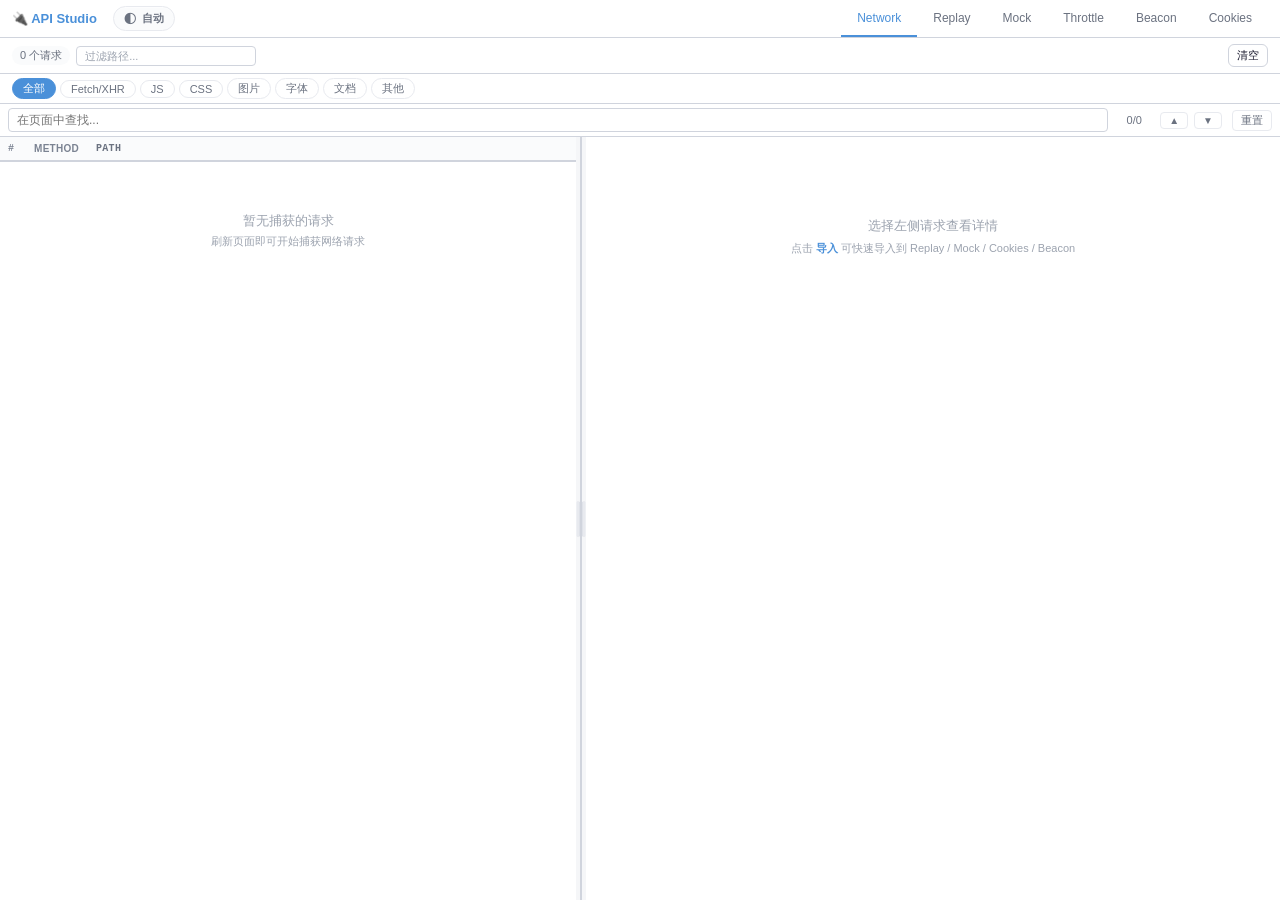
<file: devtools-panel.html>
<!DOCTYPE html>
<html lang="zh-CN">
<head>
<meta charset="UTF-8">
<meta name="viewport" content="width=device-width, initial-scale=1.0">
<title>API Studio 面板</title>
<link rel="stylesheet" href="devtools-panel.css">
</head>
<body>
<div id="app">
  <!-- Tab Bar -->
  <div class="tab-bar">
    <div class="tab-left">
      <span class="brand">🔌 API Studio</span>
      <button class="theme-toggle" id="themeToggleBtn" type="button" title="切换主题">
        <span class="theme-toggle-icon" id="themeToggleIcon">◐</span>
        <span class="theme-toggle-text" id="themeToggleText">自动</span>
      </button>
    </div>
    <div class="tab-nav">
      <button class="tab active" data-tab="network">Network</button>
      <button class="tab" data-tab="replay">Replay</button>
      <button class="tab" data-tab="mock">Mock <span class="tab-hit-badge" id="totalHitsCount"></span><span class="tab-status-dot" id="mockTabStatusDot" title="Mock 总开关已启用" data-i18n-title="status.mockOn"></span></button>
      <button class="tab" data-tab="throttle">Throttle <span class="tab-status-dot" id="throttleTabStatusDot" title="弱网预设已启用" data-i18n-title="status.throttleOn"></span></button>
      <button class="tab" data-tab="beacon">Beacon <span class="tab-hit-badge" id="beaconCountBadge"></span></button>
      <button class="tab" data-tab="cookies">Cookies</button>
    </div>
  </div>

  <!-- ============ Mock Tab ============ -->
  <div class="tab-content" id="tabMock">
    <div class="mock-toolbar">
      <div class="mock-toolbar-left">
        <label class="mock-checkbox" title="全选/取消全选" data-i18n-title="common.selectAll"><input type="checkbox" id="toggleAllCb"></label>
        <button class="batch-bar" id="batchDeleteBtn" data-i18n="mock.batchDelete">🗑 批量删除</button>
        <button class="btn btn-primary" id="mockAddBtn" data-i18n="mock.newRule">+ 新建规则</button>
        <div class="group-select-wrap">
          <button class="group-drop-btn" id="groupDropBtn" type="button">▼</button>
          <input class="group-input" id="groupInput" placeholder="搜索分组..." data-i18n-placeholder="mock.searchGroup" value="默认分组" autocomplete="off">
          <div class="group-dropdown" id="groupDropdown"></div>
        </div>
        <button class="btn btn-text btn-sm" id="addGroupBtn" data-i18n="mock.newGroup">+ 新建分组</button>
      </div>
      
      <div class="mock-toolbar-right">
        <div class="master-toggle" title="全局启用/禁用所有 Mock 规则" data-i18n-title="mock.masterTitle">
          <label class="toggle toggle-lg">
            <input type="checkbox" id="masterToggle" checked>
            <span class="toggle-slider"></span>
            <span class="toggle-text" id="masterToggleText">开启</span>
          </label>
        </div>
        <button class="btn btn-sm" id="clearHitsBtn" data-i18n="mock.clearHits">清空计数</button>
        <span class="mock-stats" id="mockStats">共 0 条规则，0 条启用</span>
      </div>
    </div>
    <div class="mock-list" id="mockList">
      <div class="empty-state" id="mockEmpty">
        <p data-i18n="mock.emptyTitle">📋 暂无规则</p>
        <p class="hint" data-i18n="mock.emptyHint">点击上方按钮或从 Network 标签页导入</p>
      </div>
    </div>
  </div>

  <!-- ============ Network Tab ============ -->
  <div class="tab-content active" id="tabNetwork">
    <div class="toolbar">
      <div class="toolbar-left">
        <span class="badge" id="countBadge">0 个请求</span>
        <input class="net-search" id="networkSearchInput" type="text" placeholder="过滤路径..." data-i18n-placeholder="network.filterPath" autocomplete="off">
      </div>
      <div class="toolbar-right">
        <button class="btn btn-sm" id="clearBtn" data-i18n="common.clear">清空</button>
      </div>
    </div>

    <div class="filter-bar" id="filterBar">
      <span class="filter-chip active" data-type="all" data-i18n="network.filterAll">全部</span>
      <span class="filter-chip" data-type="fetch">Fetch/XHR</span>
      <span class="filter-chip" data-type="js">JS</span>
      <span class="filter-chip" data-type="css">CSS</span>
      <span class="filter-chip" data-type="image" data-i18n="network.filterImage">图片</span>
      <span class="filter-chip" data-type="font" data-i18n="network.filterFont">字体</span>
      <span class="filter-chip" data-type="document" data-i18n="network.filterDocument">文档</span>
      <span class="filter-chip" data-type="other" data-i18n="network.filterOther">其他</span>
    </div>

    <div class="find-overlay" id="findOverlay">
      <input class="find-overlay-input" type="text" placeholder="在页面中查找..." data-i18n-placeholder="common.searchPage" autocomplete="off" spellcheck="false">
      <span class="find-overlay-count" id="findOverlayCount">0/0</span>
      <button class="find-overlay-btn" id="findOverlayPrev" title="上一个" data-i18n-title="common.prev">▲</button>
      <button class="find-overlay-btn" id="findOverlayNext" title="下一个" data-i18n-title="common.next">▼</button>
      <button class="find-overlay-btn find-overlay-close" id="findOverlayClose" title="重置" data-i18n-title="common.reset" data-i18n="common.reset">重置</button>
    </div>

	    <div class="layout">
	      <!-- Request list -->
	      <div class="list-panel">
        <div class="table-scroll">
          <table class="req-table">
            <thead>
              <tr>
                <th class="col-id">#</th>
                <th class="col-method">Method</th>
                <th class="col-url">Path</th>
                <th class="col-action"></th>
              </tr>
            </thead>
            <tbody id="requestBody"></tbody>
          </table>
          <div class="empty-state" id="emptyState">
            <p data-i18n="network.emptyTitle">暂无捕获的请求</p>
            <p class="hint" data-i18n="network.emptyHint">刷新页面即可开始捕获网络请求</p>
          </div>
	        </div>
	      </div>
      <div class="panel-divider" id="panelDivider" role="separator" aria-orientation="vertical" title="拖动调整左右面板宽度" data-i18n-title="network.resizeHint"></div>
	
	      <!-- Detail panel -->
	      <div class="detail-panel">
        <div class="detail-empty" id="detailEmpty">
          <p data-i18n="network.selectRequest">选择左侧请求查看详情</p>
          <p class="hint" data-i18n="network.importHint">点击 <span class="imp-btn-sample">导入</span> 可快速导入到 Replay / Mock / Cookies / Beacon</p>
        </div>
        <div class="detail-content" id="detailContent" style="display:none">
          <div class="detail-header">
            <h3 data-i18n="network.detailTitle">请求详情</h3>
            <div class="detail-header-actions">
              <button class="btn btn-secondary btn-import-target" id="importBeaconBtn" data-i18n="beacon.import">导入 Beacon</button>
              <button class="btn btn-secondary btn-import-target" id="importReplayBtn" data-i18n="replay.import">导入 Replay</button>
              <button class="btn btn-secondary btn-import-target" id="importMockBtn" data-i18n="mock.import">导入 Mock</button>
              <button class="btn btn-secondary btn-import-target" id="importCookiesBtn" data-i18n="cookies.import">导入 Cookies</button>
            </div>
          </div>
          <div class="detail-section">
            <div class="detail-row detail-row-url">
              <span class="label" data-i18n="common.url">URL</span>
              <div class="value url-detail-block">
                <div class="url-detail-line mono" id="detailUrlOrigin"></div>
                <div class="url-detail-line mono" id="detailUrlPath"></div>
                <div class="url-detail-line mono url-detail-query" id="detailUrlQuery" title=""></div>
                <span id="detailUrlFull" style="display:none"></span>
              </div>
              <button class="btn btn-sm btn-secondary url-copy-btn" id="copyDetailUrlBtn" data-i18n="common.copy">复制</button>
            </div>
            <div class="detail-row"><span class="label" data-i18n="common.method">Method</span><span class="value" id="detailMethod"></span></div>
            <div class="detail-row"><span class="label" data-i18n="common.time">Time</span><span class="value" id="detailTime"></span></div>
            <div class="detail-row"><span class="label" data-i18n="common.status">Status</span><span class="value" id="detailStatus"></span></div>
            <div class="detail-row"><span class="label" data-i18n="common.contentType">Content-Type</span><span class="value" id="detailContentType"></span></div>
          </div>
          <div class="detail-section detail-collapsible">
            <button class="detail-section-toggle" type="button" data-detail-toggle aria-expanded="true">
              <span class="section-title" data-i18n="network.reqHeaders">请求 Headers</span>
              <span class="detail-section-caret">▾</span>
            </button>
            <div class="detail-section-body">
              <pre class="code-block detail-resizable" id="detailReqHeaders"></pre>
            </div>
          </div>
          <div class="detail-section detail-collapsible">
            <button class="detail-section-toggle" type="button" data-detail-toggle aria-expanded="true">
              <span class="section-title" data-i18n="network.reqBody">请求体</span>
              <span class="detail-section-caret">▾</span>
            </button>
            <div class="detail-section-body">
              <div class="code-block request-body-panel detail-resizable" id="detailReqBody">无</div>
            </div>
          </div>
          <div class="detail-section detail-collapsible">
            <button class="detail-section-toggle" type="button" data-detail-toggle aria-expanded="true">
              <span class="section-title" data-i18n="network.resHeaders">响应 Headers</span>
              <span class="detail-section-caret">▾</span>
            </button>
            <div class="detail-section-body">
              <pre class="code-block detail-resizable" id="detailResHeaders"></pre>
            </div>
          </div>
          <div class="detail-section detail-collapsible">
            <button class="detail-section-toggle" type="button" data-detail-toggle aria-expanded="true">
              <span class="section-title" data-i18n="network.resBody">响应体</span>
              <span class="detail-section-caret">▾</span>
            </button>
            <div class="detail-section-body">
              <div class="code-block response-body-panel detail-resizable" id="detailResBody" data-i18n="common.loading">加载中...</div>
            </div>
          </div>
        </div>
      </div>
    </div>
  </div>

  <!-- ============ Beacon Tab ============ -->
  <div class="tab-content" id="tabBeacon">
    <div class="config-shell beacon-shell">
      <div class="config-toolbar">
        <div class="config-toolbar-left beacon-toolbar-left">
          <input class="form-input beacon-input-lg" id="beaconPathInput" type="text" placeholder="监控路径关键字，例如 /track 或 /report" data-i18n-placeholder="beacon.pathPlaceholder">
          <button class="btn btn-sm beacon-condition-toggle" id="toggleBeaconConditionsBtn" type="button" data-i18n="beacon.editConditions">编辑条件</button>
          <div class="beacon-condition-summary" id="beaconConditionSummary" data-i18n="beacon.noConditions">未设置关注条件</div>
          <div class="beacon-conditions collapsed" id="beaconConditions"></div>
          <button class="btn btn-sm beacon-add-condition" id="addBeaconConditionBtn" type="button" data-i18n="beacon.addCondition">+ 添加条件</button>
        </div>
        <div class="config-toolbar-right">
          <label class="toggle beacon-toggle" title="开启后会持续根据当前条件筛选命中的请求" data-i18n-title="beacon.toggleTitle">
            <input type="checkbox" id="beaconEnabled" checked>
            <span class="toggle-slider"></span>
          </label>
          <button class="btn btn-sm" id="clearBeaconBtn" data-i18n="beacon.clearHits">清空命中</button>
        </div>
      </div>
      <div class="config-layout beacon-layout">
        <aside class="config-list-panel">
          <div class="config-list" id="beaconList">
            <div class="empty-state" id="beaconEmpty">
              <p data-i18n="beacon.emptyTitle">暂无命中的埋点请求</p>
              <p class="hint" data-i18n="beacon.emptyHint">输入路径关键字后，会持续筛选当前捕获到的请求</p>
            </div>
          </div>
        </aside>
        <section class="config-detail-panel beacon-detail-panel">
          <div class="detail-empty" id="beaconDetailEmpty">
            <p data-i18n="beacon.selectHit">选择左侧命中项查看详情</p>
            <p class="hint" data-i18n="beacon.selectHint">适合盯某一路径的上报请求，再检查其中字段是否包含目标值</p>
          </div>
          <div class="detail-content" id="beaconDetailContent" style="display:none">
            <div class="detail-header">
              <h3 data-i18n="beacon.detailTitle">埋点详情</h3>
              <div class="detail-header-actions">
                <button class="btn btn-secondary btn-sm" id="copyBeaconUrlBtn" data-i18n="beacon.copyUrl">复制 URL</button>
                <button class="btn btn-secondary btn-sm" id="copyBeaconPayloadBtn" data-i18n="beacon.copyPayload">复制上报数据</button>
              </div>
            </div>
            <div class="detail-section">
              <div class="detail-row"><span class="label" data-i18n="common.path">Path</span><span class="value mono" id="beaconDetailPath"></span></div>
              <div class="detail-row"><span class="label" data-i18n="common.method">Method</span><span class="value" id="beaconDetailMethod"></span></div>
              <div class="detail-row"><span class="label" data-i18n="common.time">Time</span><span class="value" id="beaconDetailTime"></span></div>
              <div class="detail-row"><span class="label" data-i18n="beacon.fieldHit">字段命中</span><span class="value" id="beaconDetailField"></span></div>
            </div>
            <div class="detail-section">
              <div class="section-title" data-i18n="beacon.fieldValues">关注字段值</div>
              <pre class="code-block" id="beaconDetailFieldValues">无</pre>
            </div>
            <div class="detail-section">
              <div class="section-title" data-i18n="beacon.parsedPayload">解析后的上报数据</div>
              <pre class="code-block beacon-payload-block" id="beaconDetailPayload">无</pre>
            </div>
          </div>
        </section>
      </div>
    </div>
  </div>

  <!-- ============ Throttle Tab ============ -->
  <div class="tab-content" id="tabThrottle">
    <div class="config-shell">
      <div class="config-toolbar">
        <div class="config-toolbar-left">
          <span class="badge" id="throttleStatusBadge" data-i18n="throttle.noActive">未启用弱网</span>
          <button class="btn btn-primary" id="addThrottleBtn" data-i18n="throttle.new">+ 新建预设</button>
        </div>
        <div class="config-toolbar-right">
          <button class="btn btn-sm" id="clearThrottleBtn" data-i18n="common.clear">清空</button>
        </div>
      </div>
      <div class="config-layout">
        <aside class="config-list-panel">
          <div class="config-list" id="throttleList">
            <div class="empty-state" id="throttleEmpty">
              <p data-i18n="throttle.emptyTitle">暂无弱网预设</p>
              <p class="hint" data-i18n="throttle.emptyHint">用于 Replay 重发时模拟延迟、抖动和限速</p>
            </div>
          </div>
        </aside>
        <section class="config-detail-panel">
          <div class="detail-empty" id="throttleDetailEmpty">
            <p data-i18n="throttle.selectTitle">选择左侧预设查看详情</p>
            <p class="hint" data-i18n="throttle.selectHint">启用后会影响 Replay 请求的发送和结果展示</p>
          </div>
          <div class="detail-content" id="throttleDetailContent" style="display:none">
            <div class="detail-header">
              <h3 data-i18n="throttle.configTitle">弱网配置</h3>
              <div class="detail-header-actions">
                <button class="btn btn-primary" id="applyThrottleBtn" data-i18n="throttle.apply">设为当前预设</button>
                <button class="btn btn-secondary" id="editThrottleBtn" data-i18n="common.edit">编辑</button>
                <button class="btn btn-danger" id="deleteThrottleBtn" data-i18n="common.delete">删除</button>
              </div>
            </div>
            <div class="detail-section">
              <div class="detail-row"><span class="label" data-i18n="throttle.name">名称</span><span class="value" id="throttleDetailName"></span></div>
              <div class="detail-row"><span class="label" data-i18n="throttle.latency">延迟</span><span class="value" id="throttleDetailLatency"></span></div>
              <div class="detail-row"><span class="label" data-i18n="throttle.jitter">抖动</span><span class="value" id="throttleDetailJitter"></span></div>
              <div class="detail-row"><span class="label" data-i18n="throttle.down">下行</span><span class="value" id="throttleDetailDown"></span></div>
              <div class="detail-row"><span class="label" data-i18n="throttle.up">上行</span><span class="value" id="throttleDetailUp"></span></div>
              <div class="detail-row"><span class="label" data-i18n="throttle.scope">作用域</span><span class="value" id="throttleDetailScopes"></span></div>
              <div class="detail-row"><span class="label" data-i18n="throttle.status">状态</span><span class="value" id="throttleDetailStatus"></span></div>
            </div>
            <div class="detail-section">
              <div class="section-title" data-i18n="throttle.scopeSwitch">作用域开关</div>
              <div class="config-scope-box throttle-scope-inline">
                <div class="config-scope-toggle">
                  <span><strong>Replay</strong><em data-i18n="throttle.replayScopeHint">仅影响 Replay 页面的重发请求</em></span>
                  <label class="toggle"><input type="checkbox" id="throttleScopeReplay"><span class="toggle-slider"></span></label>
                </div>
                <div class="config-scope-toggle">
                  <span><strong data-i18n="throttle.pageScope">页面全局</strong><em data-i18n="throttle.pageScopeHint">仅影响当前页面的 fetch / XHR 接口</em></span>
                  <label class="toggle"><input type="checkbox" id="throttleScopePage"><span class="toggle-slider"></span></label>
                </div>
              </div>
            </div>
            <div class="detail-section">
              <div class="section-title" data-i18n="throttle.description">说明</div>
              <pre class="code-block" id="throttleDetailPreview"></pre>
            </div>
          </div>
        </section>
      </div>
    </div>
  </div>

  <!-- ============ Cookies Tab ============ -->
  <div class="tab-content" id="tabCookies">
    <div class="cookies-layout">
      <aside class="cookies-list-panel">
        <div class="cookies-toolbar">
          <span class="badge" id="cookiesCountBadge">0 组 Cookies</span>
          <button class="btn btn-sm" id="clearCookiesBtn" data-i18n="common.clear">清空</button>
        </div>
        <div class="cookies-list" id="cookiesList">
          <div class="empty-state" id="cookiesEmpty">
            <p data-i18n="cookies.emptyTitle">暂无 Cookies</p>
            <p class="hint" data-i18n="cookies.emptyHint">从 Network 请求详情导入后会显示在这里</p>
          </div>
        </div>
      </aside>
      <div class="cookies-detail-panel">
        <div class="detail-empty" id="cookiesDetailEmpty">
          <p data-i18n="cookies.selectTitle">选择左侧 Cookies 查看详情</p>
          <p class="hint" data-i18n="cookies.selectHint">可以单独复制请求 Cookies 或 Set-Cookie</p>
        </div>
        <div class="detail-content" id="cookiesDetailContent" style="display:none">
          <div class="detail-header">
            <h3 data-i18n="cookies.detailTitle">Cookies 详情</h3>
            <div class="detail-header-actions">
              <button class="btn btn-secondary btn-sm" id="copyCookiesHeaderBtn" data-i18n="cookies.copyCookies">复制 Cookies</button>
              <button class="btn btn-secondary btn-sm" id="copyCookiesSetBtn" data-i18n="cookies.copySetCookie">复制 Set-Cookie</button>
              <button class="btn btn-secondary btn-sm" id="deleteCookiesEntryBtn" data-i18n="common.delete">删除</button>
            </div>
          </div>
          <div class="detail-section">
            <div class="detail-row"><span class="label" data-i18n="common.path">Path</span><span class="value mono" id="cookiesDetailPath"></span></div>
            <div class="detail-row"><span class="label" data-i18n="common.method">Method</span><span class="value" id="cookiesDetailMethod"></span></div>
            <div class="detail-row"><span class="label" data-i18n="common.time">Time</span><span class="value" id="cookiesDetailTime"></span></div>
          </div>
          <div class="detail-section">
            <div class="section-title" data-i18n="cookies.reqCookies">请求 Cookies</div>
            <pre class="code-block" id="cookiesDetailReq" data-i18n="common.empty">无</pre>
          </div>
          <div class="detail-section">
            <div class="section-title">Set-Cookie</div>
            <pre class="code-block" id="cookiesDetailSet" data-i18n="common.empty">无</pre>
          </div>
        </div>
      </div>
    </div>
  </div>

  <!-- ============ Replay Tab ============ -->
  <div class="tab-content" id="tabReplay">
    <div class="replay-tab-shell">
      <div class="replay-tab-empty" id="replayEmpty">
        <p data-i18n="replay.emptyTitle">从 Network 里选择一个请求开始调试</p>
        <p class="hint" data-i18n="replay.emptyHint">点击请求详情右上角的“导入 Replay”即可带入</p>
      </div>
      <div class="replay-tab-content" id="replayContent" style="display:none">
        <div class="replay-workspace">
          <aside class="replay-history-panel">
            <div class="replay-history-header">
              <label class="mock-checkbox replay-history-checkall" title="全选/取消全选" data-i18n-title="common.selectAll">
                <input type="checkbox" id="replayHistoryToggleAll">
              </label>
              <div class="group-select-wrap replay-group-select-wrap">
                <button class="group-drop-btn" id="replayGroupDropBtn" type="button">▼</button>
                <input class="group-input" id="replayGroupInput" placeholder="搜索分组..." data-i18n-placeholder="replay.searchGroup" value="默认分组" autocomplete="off">
                <div class="group-dropdown" id="replayGroupDropdown"></div>
              </div>
              <button class="btn btn-text btn-sm" id="addReplayGroupBtn" type="button" data-i18n="replay.newGroup">+ 新建分组</button>
              <button class="btn btn-secondary btn-sm replay-history-batch-btn" id="replayBatchDeleteBtn" data-i18n="replay.deleteSelected">删除选中</button>
            </div>
            <input class="replay-history-search" id="replayHistorySearchInput" type="text" placeholder="按保存名称快速检索..." data-i18n-placeholder="replay.searchSaved" autocomplete="off">
            <div class="replay-history-list" id="replayHistoryList">
              <div class="replay-history-empty" data-i18n="replay.noSaved">还没有保存的请求</div>
            </div>
          </aside>
          <div class="replay-panel-divider" id="replayPanelDivider" role="separator" aria-orientation="vertical" title="拖动调整左右区域宽度" data-i18n-title="replay.resizeHint"></div>
          <div class="replay-main-panel">
            <div class="replay-main-sticky">
              <div class="find-overlay replay-find-overlay" id="replayFindOverlay">
                <input class="find-overlay-input" id="replayFindInput" type="text" placeholder="在页面中查找..." data-i18n-placeholder="common.searchPage" autocomplete="off" spellcheck="false">
                <span class="find-overlay-count" id="replayFindCount">0/0</span>
                <button class="find-overlay-btn" id="replayFindPrev" title="上一个" data-i18n-title="common.prev">▲</button>
                <button class="find-overlay-btn" id="replayFindNext" title="下一个" data-i18n-title="common.next">▼</button>
                <button class="find-overlay-btn find-overlay-close" id="replayFindClose" title="重置" data-i18n-title="common.reset" data-i18n="common.reset">重置</button>
              </div>
            </div>
            <div class="replay-main-scroll">
              <div class="replay-editor-card">
                <div class="replay-grid">
                  <div class="replay-input-row">
                    <div class="replay-method-wrap">
                      <label class="form-label" for="replayMethod">Method</label>
                      <select class="form-select" id="replayMethod">
                        <option value="GET">GET</option>
                        <option value="POST">POST</option>
                        <option value="PUT">PUT</option>
                        <option value="DELETE">DELETE</option>
                        <option value="PATCH">PATCH</option>
                        <option value="HEAD">HEAD</option>
                        <option value="OPTIONS">OPTIONS</option>
                      </select>
                    </div>
                    <div class="replay-url-wrap">
                      <div class="replay-url-head">
                        <label class="form-label" for="replayUrl">URL</label>
                        <div class="replay-action-wrap">
                          <button class="btn btn-secondary" id="saveReplayBtn" data-i18n="replay.saveRequest">保存请求</button>
                          <button class="btn btn-primary" id="sendReplayBtn" data-i18n="replay.sendRequest">发送请求</button>
                        </div>
                      </div>
                      <input type="text" class="form-input" id="replayUrl" placeholder="http://localhost:8080/api/tasks">
                    </div>
                  </div>
                </div>
                <div class="form-row">
                  <label class="form-label" for="replayHeaders" data-i18n="replay.reqHeaders">请求 Headers</label>
                  <textarea class="form-textarea replay-textarea" id="replayHeaders" rows="6" placeholder="Content-Type: application/json&#10;Authorization: Bearer ..."></textarea>
                </div>
                <div class="form-row replay-body-row">
                  <div class="replay-body-head">
                    <label class="form-label" for="replayBody" data-i18n="replay.reqBody">请求体</label>
                    <div class="replay-body-actions">
                      <button class="btn btn-secondary btn-sm" id="formatReplayJsonBtn" data-i18n="replay.formatJson">格式化 JSON</button>
                      <button class="btn btn-secondary btn-sm" id="minifyReplayJsonBtn" data-i18n="replay.minifyJson">压缩 JSON</button>
                    </div>
                  </div>
                  <div class="replay-body-type-row">
                    <label class="form-label replay-body-type-label" for="replayBodyType" data-i18n="replay.bodyType">请求体类型</label>
                    <select class="form-select replay-body-type-select" id="replayBodyType">
                      <option value="raw">原始 / JSON</option>
                      <option value="urlencoded">表单 URL Encoded</option>
                      <option value="multipart">文件上传 FormData</option>
                    </select>
                    <span class="replay-body-type-tip" id="replayBodyTypeTip">适合 JSON、XML、纯文本等原始请求体。</span>
                  </div>
                  <textarea class="form-textarea replay-textarea replay-body-textarea replay-body-panel" id="replayBody" rows="8" placeholder='{"name":"demo"}' data-replay-body-panel="raw"></textarea>
                  <div class="replay-form-editor replay-body-panel" id="replayUrlEncodedEditor" data-replay-body-panel="urlencoded" hidden>
                    <div class="replay-form-editor-head">
                      <span data-i18n="replay.urlencodedHead">字段会按 application/x-www-form-urlencoded 发送</span>
                      <button class="btn btn-secondary btn-sm" id="addReplayUrlEncodedRowBtn" type="button" data-i18n="replay.addField">+ 添加字段</button>
                    </div>
                    <div class="replay-form-rows" id="replayUrlEncodedRows"></div>
                  </div>
                  <div class="replay-form-editor replay-body-panel" id="replayMultipartEditor" data-replay-body-panel="multipart" hidden>
                    <div class="replay-form-editor-head">
                      <span data-i18n="replay.multipartHead">字段会按 multipart/form-data 发送，文件需要选择本地文件</span>
                      <button class="btn btn-secondary btn-sm" id="addReplayMultipartRowBtn" type="button" data-i18n="replay.addField">+ 添加字段</button>
                    </div>
                    <div class="replay-form-rows" id="replayMultipartRows"></div>
                  </div>
                </div>
                <div class="detail-actions replay-actions">
                  <span class="replay-status" id="replayStatus"></span>
                </div>
              </div>
              <div class="replay-result-card">
                <div class="detail-section">
                  <div class="section-title" data-i18n="replay.responseResult">响应结果</div>
                  <div class="detail-row"><span class="label" data-i18n="common.status">Status</span><span class="value" id="replayResultStatus">-</span></div>
                  <div class="detail-row"><span class="label" data-i18n="common.time">Time</span><span class="value" id="replayResultTime">-</span></div>
                  <div class="detail-row"><span class="label" data-i18n="common.contentType">Content-Type</span><span class="value" id="replayResultContentType">-</span></div>
                </div>
                <div class="detail-section">
                  <div class="section-title" data-i18n="replay.responseHeaders">响应 Headers</div>
                  <pre class="code-block" id="replayResultHeaders" data-i18n="common.notSent">(尚未发送)</pre>
                </div>
                <div class="detail-section">
                  <div class="section-title" data-i18n="replay.responseBody">响应体</div>
                  <pre class="code-block replay-response-body" id="replayResultBody" data-i18n="common.notSent">(尚未发送)</pre>
                </div>
              </div>
            </div>
          </div>
        </div>
      </div>
    </div>
  </div>

  <!-- Context Menu -->
  <div id="contextMenu">
    <div class="ctx-item"><span class="ctx-icon">✦</span> <span data-i18n="mock.importTo">导入到 Mock</span></div>
  </div>

  <!-- Toast -->
  <div class="toast" id="toast"></div>
  <div class="time-tooltip" id="timeTooltip" style="display:none"></div>
  <div class="import-menu floating" id="floatingImportMenu" style="display:none">
    <button class="import-menu-item" data-import-target="replay" data-i18n="replay.import">导入 Replay</button>
    <button class="import-menu-item" data-import-target="mock" data-i18n="mock.import">导入 Mock</button>
    <button class="import-menu-item" data-import-target="cookies" data-i18n="cookies.import">导入 Cookies</button>
    <button class="import-menu-item" data-import-target="beacon" data-i18n="beacon.import">导入 Beacon</button>
  </div>

  <div class="modal-overlay" id="configModalOverlay">
    <div class="modal config-modal">
      <div class="modal-header">
        <h3 id="configModalTitle" data-i18n="config.new">新建配置</h3>
        <button class="btn-icon" id="configModalCloseBtn">✕</button>
      </div>
      <div class="modal-body" id="configModalBody"></div>
      <div class="modal-footer">
        <button class="btn btn-secondary" id="configModalCancelBtn" data-i18n="common.cancel">取消</button>
        <button class="btn btn-primary" id="configModalSaveBtn" data-i18n="common.save">保存</button>
      </div>
    </div>
  </div>

  <!-- Modal (shared) -->
  <div class="modal-overlay" id="modalOverlay">
    <div class="modal">
      <div class="modal-header">
        <h2 id="modalTitle" data-i18n="mock.modalNew">新建规则</h2>
        <button class="modal-close" id="modalCloseBtn">✕</button>
      </div>
      <div class="modal-body">
        <div class="form-row">
          <label class="form-label" data-i18n="mock.ruleName">规则名称</label>
          <input type="text" class="form-input" id="ruleName" placeholder="例如：用户信息接口" data-i18n-placeholder="mock.ruleNamePlaceholder">
        </div>
        <div class="form-row">
          <label class="form-label" data-i18n="mock.urlPath">URL 路径</label>
          <input type="text" class="form-input" id="urlPattern" placeholder="/api/user/info">
        </div>
        <div class="form-row">
          <label class="form-label" data-i18n="mock.responseBody">响应体</label>
          <textarea class="form-textarea" id="responseBody" rows="14" placeholder='{"data": "mock数据"}'></textarea>
          <div class="textarea-actions">
            <div class="find-bar">
              <input type="text" class="find-input" id="findInput" placeholder="搜索..." data-i18n-placeholder="common.search">
              <span class="find-result" id="findResult"></span>
              <button class="find-btn" id="findPrevBtn" title="上一个" data-i18n-title="common.prev">▲</button>
              <button class="find-btn" id="findNextBtn" title="下一个" data-i18n-title="common.next">▼</button>
            </div>
            <button class="btn btn-text" id="formatJsonBtn" data-i18n="replay.formatJson">格式化 JSON</button>
          </div>
        </div>
      </div>
      <div class="modal-footer">
        <button class="btn btn-secondary" id="cancelModalBtn" data-i18n="common.cancel">取消</button>
        <button class="btn btn-danger" id="deleteRuleBtn" style="display:none" data-i18n="common.delete">删除</button>
        <button class="btn btn-primary" id="saveRuleBtn" data-i18n="common.save">保存</button>
      </div>
    </div>
  </div>
</div>

<script src="compat.js"></script>
<script src="devtools-panel.js"></script>
</body>
</html>
</file>
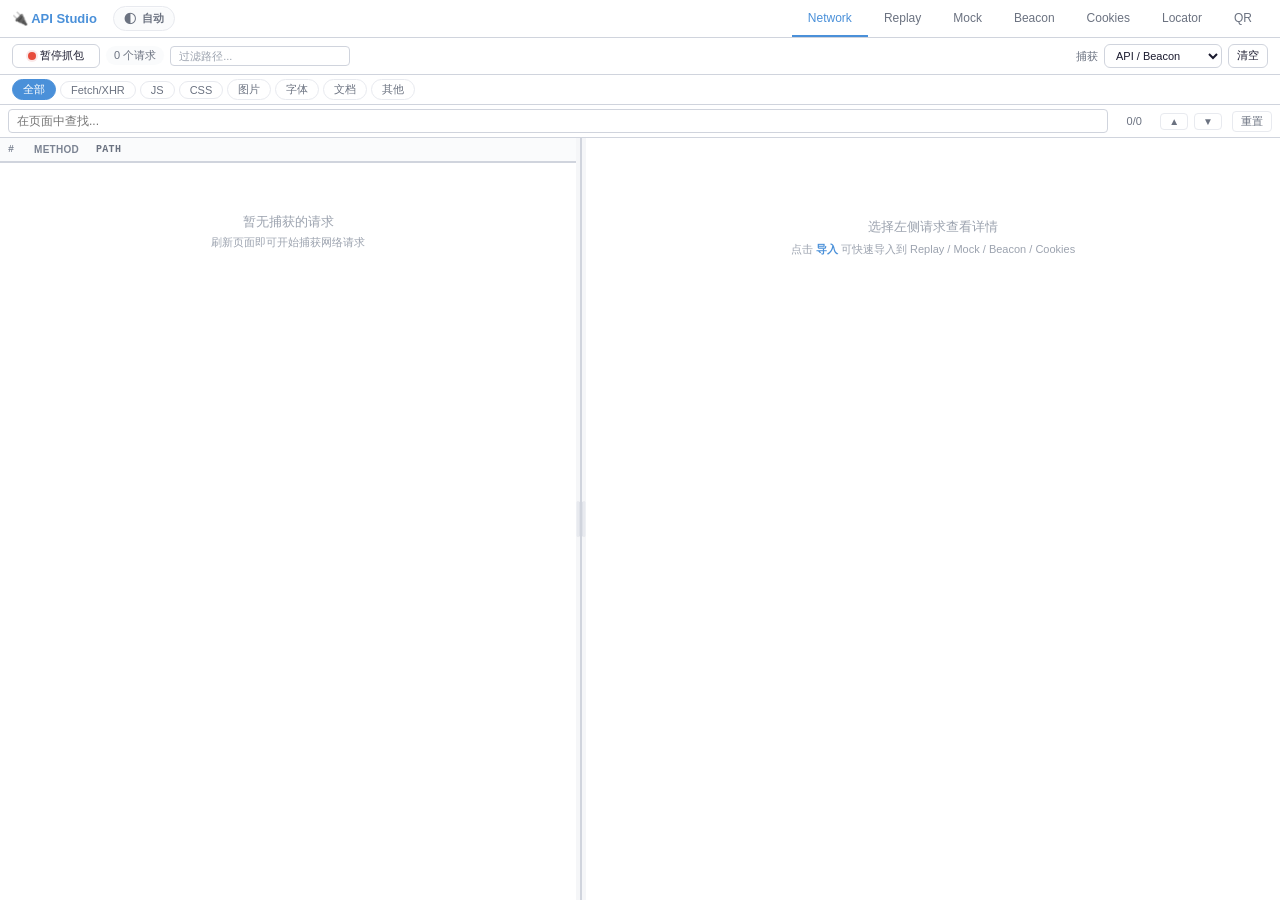
<file: src/shared/devtools-panel.html>
<!DOCTYPE html>
<html lang="zh-CN">
<head>
<meta charset="UTF-8">
<meta name="viewport" content="width=device-width, initial-scale=1.0">
<title>API Studio 面板</title>
<link rel="stylesheet" href="devtools-panel.css">
</head>
<body>
<div id="app">
  <!-- Tab Bar -->
  <div class="tab-bar">
    <div class="tab-left">
      <span class="brand">🔌 API Studio</span>
      <button class="theme-toggle" id="themeToggleBtn" type="button" title="切换主题">
        <span class="theme-toggle-icon" id="themeToggleIcon">◐</span>
        <span class="theme-toggle-text" id="themeToggleText">自动</span>
      </button>
    </div>
    <div class="tab-nav">
      <button class="tab active" data-tab="network">Network</button>
      <button class="tab" data-tab="replay">Replay</button>
      <button class="tab" data-tab="mock">Mock <span class="tab-hit-badge" id="totalHitsCount"></span><span class="tab-status-dot" id="mockTabStatusDot" title="Mock 总开关已启用" data-i18n-title="status.mockOn"></span></button>
      <button class="tab" data-tab="beacon">Beacon <span class="tab-hit-badge" id="beaconCountBadge"></span></button>
      <button class="tab" data-tab="cookies">Cookies</button>
      <button class="tab" data-tab="locator" data-i18n="tab.locator">Locator</button>
      <button class="tab" data-tab="qr" data-i18n="tab.qr">QR</button>
    </div>
  </div>

  <!-- ============ Mock Tab ============ -->
  <div class="tab-content" id="tabMock">
    <div class="mock-toolbar">
      <div class="mock-toolbar-left">
        <label class="mock-checkbox" title="全选/取消全选" data-i18n-title="common.selectAll"><input type="checkbox" id="toggleAllCb"></label>
        <button class="batch-bar" id="batchDeleteBtn" data-i18n="mock.batchDelete">🗑 批量删除</button>
        <button class="btn btn-primary" id="mockAddBtn" data-i18n="mock.newRule">+ 新建规则</button>
        <div class="group-select-wrap">
          <button class="group-drop-btn" id="groupDropBtn" type="button">▼</button>
          <input class="group-input" id="groupInput" placeholder="搜索分组..." data-i18n-placeholder="mock.searchGroup" value="默认分组" autocomplete="off">
          <div class="group-dropdown" id="groupDropdown"></div>
        </div>
        <button class="btn btn-text btn-sm" id="addGroupBtn" data-i18n="mock.newGroup">+ 新建分组</button>
      </div>
      
      <div class="mock-toolbar-right">
        <div class="master-toggle" title="全局启用/禁用所有 Mock 规则" data-i18n-title="mock.masterTitle">
          <label class="toggle toggle-lg">
            <input type="checkbox" id="masterToggle" checked>
            <span class="toggle-slider"></span>
            <span class="toggle-text" id="masterToggleText">开启</span>
          </label>
        </div>
        <button class="btn btn-sm" id="clearHitsBtn" data-i18n="mock.clearHits">清空计数</button>
        <span class="mock-stats" id="mockStats">共 0 条规则，0 条启用</span>
      </div>
    </div>
    <div class="mock-list" id="mockList">
      <div class="empty-state" id="mockEmpty">
        <p data-i18n="mock.emptyTitle">📋 暂无规则</p>
        <p class="hint" data-i18n="mock.emptyHint">点击上方按钮或从 Network 标签页导入</p>
      </div>
    </div>
  </div>

  <!-- ============ Network Tab ============ -->
  <div class="tab-content active" id="tabNetwork">
    <div class="toolbar">
      <div class="toolbar-left">
        <button class="btn btn-sm capture-toggle" id="captureToggleBtn" type="button" aria-pressed="true" title="暂停抓包">
          <span class="capture-indicator" aria-hidden="true"></span>
          <span id="captureToggleText">暂停抓包</span>
        </button>
        <span class="badge" id="countBadge">0 个请求</span>
        <input class="net-search" id="networkSearchInput" type="text" placeholder="过滤路径..." data-i18n-placeholder="network.filterPath" autocomplete="off">
      </div>
      <div class="toolbar-right">
        <label class="capture-scope-label" for="captureScopeSelect" data-i18n="network.captureScopeLabel">捕获</label>
        <select class="capture-scope" id="captureScopeSelect" title="选择需要捕获的资源范围">
          <option value="api">API / Beacon</option>
          <option value="all">全部资源</option>
        </select>
        <button class="btn btn-sm" id="clearBtn" data-i18n="common.clear">清空</button>
      </div>
    </div>

    <div class="filter-bar" id="filterBar">
      <span class="filter-chip active" data-type="all" data-i18n="network.filterAll">全部</span>
      <span class="filter-chip" data-type="fetch">Fetch/XHR</span>
      <span class="filter-chip" data-type="js">JS</span>
      <span class="filter-chip" data-type="css">CSS</span>
      <span class="filter-chip" data-type="image" data-i18n="network.filterImage">图片</span>
      <span class="filter-chip" data-type="font" data-i18n="network.filterFont">字体</span>
      <span class="filter-chip" data-type="document" data-i18n="network.filterDocument">文档</span>
      <span class="filter-chip" data-type="other" data-i18n="network.filterOther">其他</span>
    </div>

    <div class="find-overlay" id="findOverlay">
      <input class="find-overlay-input" type="text" placeholder="在页面中查找..." data-i18n-placeholder="common.searchPage" autocomplete="off" spellcheck="false">
      <span class="find-overlay-count" id="findOverlayCount">0/0</span>
      <button class="find-overlay-btn" id="findOverlayPrev" title="上一个" data-i18n-title="common.prev">▲</button>
      <button class="find-overlay-btn" id="findOverlayNext" title="下一个" data-i18n-title="common.next">▼</button>
      <button class="find-overlay-btn find-overlay-close" id="findOverlayClose" title="重置" data-i18n-title="common.reset" data-i18n="common.reset">重置</button>
    </div>

	    <div class="layout">
	      <!-- Request list -->
	      <div class="list-panel">
        <div class="table-scroll">
          <table class="req-table">
            <thead>
              <tr>
                <th class="col-id">#</th>
                <th class="col-method">Method</th>
                <th class="col-url">Path</th>
                <th class="col-action"></th>
              </tr>
            </thead>
            <tbody id="requestBody"></tbody>
          </table>
          <div class="empty-state" id="emptyState">
            <p data-i18n="network.emptyTitle">暂无捕获的请求</p>
            <p class="hint" data-i18n="network.emptyHint">刷新页面即可开始捕获网络请求</p>
          </div>
	        </div>
	      </div>
      <div class="panel-divider" id="panelDivider" role="separator" aria-orientation="vertical" title="拖动调整左右面板宽度" data-i18n-title="network.resizeHint"></div>
	
	      <!-- Detail panel -->
	      <div class="detail-panel">
        <div class="detail-empty" id="detailEmpty">
          <p data-i18n="network.selectRequest">选择左侧请求查看详情</p>
          <p class="hint" data-i18n="network.importHint">点击 <span class="imp-btn-sample">导入</span> 可快速导入到 Replay / Mock / Beacon / Cookies</p>
        </div>
        <div class="detail-content" id="detailContent" style="display:none">
          <div class="detail-header">
            <h3 data-i18n="network.detailTitle">请求详情</h3>
            <div class="detail-header-actions">
              <button class="btn btn-secondary btn-import-target" id="importReplayBtn" data-i18n="replay.import">导入 Replay</button>
              <button class="btn btn-secondary btn-import-target" id="importMockBtn" data-i18n="mock.import">导入 Mock</button>
              <button class="btn btn-secondary btn-import-target" id="importBeaconBtn" data-i18n="beacon.import">导入 Beacon</button>
              <button class="btn btn-secondary btn-import-target" id="importCookiesBtn" data-i18n="cookies.import">导入 Cookies</button>
            </div>
          </div>
          <div class="detail-section">
            <div class="detail-row detail-row-url">
              <span class="label" data-i18n="common.url">URL</span>
              <div class="value url-detail-block">
                <div class="url-detail-line mono" id="detailUrlOrigin"></div>
                <div class="url-detail-line mono" id="detailUrlPath"></div>
                <div class="url-detail-line mono url-detail-query" id="detailUrlQuery" title=""></div>
                <span id="detailUrlFull" style="display:none"></span>
              </div>
              <button class="btn btn-sm btn-secondary url-copy-btn" id="copyDetailUrlBtn" data-i18n="common.copy">复制</button>
            </div>
            <div class="detail-row"><span class="label" data-i18n="common.method">Method</span><span class="value" id="detailMethod"></span></div>
            <div class="detail-row"><span class="label" data-i18n="common.time">Time</span><span class="value" id="detailTime"></span></div>
            <div class="detail-row"><span class="label" data-i18n="common.status">Status</span><span class="value" id="detailStatus"></span></div>
            <div class="detail-row"><span class="label" data-i18n="common.contentType">Content-Type</span><span class="value" id="detailContentType"></span></div>
          </div>
          <div class="detail-section detail-collapsible">
            <button class="detail-section-toggle" type="button" data-detail-toggle aria-expanded="true">
              <span class="section-title" data-i18n="network.reqHeaders">请求 Headers</span>
              <span class="detail-section-caret">▾</span>
            </button>
            <div class="detail-section-body">
              <pre class="code-block detail-resizable" id="detailReqHeaders"></pre>
            </div>
          </div>
          <div class="detail-section detail-collapsible">
            <button class="detail-section-toggle" type="button" data-detail-toggle aria-expanded="true">
              <span class="section-title" data-i18n="network.reqBody">请求体</span>
              <span class="detail-section-caret">▾</span>
            </button>
            <div class="detail-section-body">
              <div class="code-block request-body-panel detail-resizable" id="detailReqBody">无</div>
            </div>
          </div>
          <div class="detail-section detail-collapsible">
            <button class="detail-section-toggle" type="button" data-detail-toggle aria-expanded="true">
              <span class="section-title" data-i18n="network.resHeaders">响应 Headers</span>
              <span class="detail-section-caret">▾</span>
            </button>
            <div class="detail-section-body">
              <pre class="code-block detail-resizable" id="detailResHeaders"></pre>
            </div>
          </div>
          <div class="detail-section detail-collapsible">
            <button class="detail-section-toggle" type="button" data-detail-toggle aria-expanded="true">
              <span class="section-title" data-i18n="network.resBody">响应体</span>
              <span class="detail-section-caret">▾</span>
            </button>
            <div class="detail-section-body">
              <div class="code-block response-body-panel detail-resizable" id="detailResBody" data-i18n="common.loading">加载中...</div>
            </div>
          </div>
        </div>
      </div>
    </div>
  </div>

  <!-- ============ Beacon Tab ============ -->
  <div class="tab-content" id="tabBeacon">
    <div class="config-shell beacon-shell">
      <div class="config-toolbar">
        <div class="config-toolbar-left beacon-toolbar-left">
          <input class="form-input beacon-input-lg" id="beaconPathInput" type="text" placeholder="监控路径关键字，例如 /track 或 /report" data-i18n-placeholder="beacon.pathPlaceholder">
          <button class="btn btn-sm beacon-condition-toggle" id="toggleBeaconConditionsBtn" type="button" data-i18n="beacon.editConditions">编辑条件</button>
          <div class="beacon-condition-summary" id="beaconConditionSummary" data-i18n="beacon.noConditions">未设置关注条件</div>
          <div class="beacon-conditions collapsed" id="beaconConditions"></div>
          <button class="btn btn-sm beacon-add-condition" id="addBeaconConditionBtn" type="button" data-i18n="beacon.addCondition">+ 添加条件</button>
        </div>
        <div class="config-toolbar-right">
          <label class="toggle beacon-toggle" title="开启后会持续根据当前条件筛选命中的请求" data-i18n-title="beacon.toggleTitle">
            <input type="checkbox" id="beaconEnabled" checked>
            <span class="toggle-slider"></span>
          </label>
          <button class="btn btn-sm" id="clearBeaconBtn" data-i18n="beacon.clearHits">清空命中</button>
        </div>
      </div>
      <div class="config-layout beacon-layout">
        <aside class="config-list-panel">
          <div class="config-list" id="beaconList">
            <div class="empty-state" id="beaconEmpty">
              <p data-i18n="beacon.emptyTitle">暂无命中的埋点请求</p>
              <p class="hint" data-i18n="beacon.emptyHint">输入路径关键字后，会持续筛选当前捕获到的请求</p>
            </div>
          </div>
        </aside>
        <section class="config-detail-panel beacon-detail-panel">
          <div class="detail-empty" id="beaconDetailEmpty">
            <p data-i18n="beacon.selectHit">选择左侧命中项查看详情</p>
            <p class="hint" data-i18n="beacon.selectHint">适合盯某一路径的上报请求，再检查其中字段是否包含目标值</p>
          </div>
          <div class="detail-content" id="beaconDetailContent" style="display:none">
            <div class="detail-header">
              <h3 data-i18n="beacon.detailTitle">埋点详情</h3>
              <div class="detail-header-actions">
                <button class="btn btn-secondary btn-sm" id="copyBeaconUrlBtn" data-i18n="beacon.copyUrl">复制 URL</button>
                <button class="btn btn-secondary btn-sm" id="copyBeaconPayloadBtn" data-i18n="beacon.copyPayload">复制上报数据</button>
              </div>
            </div>
            <div class="detail-section">
              <div class="detail-row"><span class="label" data-i18n="common.path">Path</span><span class="value mono" id="beaconDetailPath"></span></div>
              <div class="detail-row"><span class="label" data-i18n="common.method">Method</span><span class="value" id="beaconDetailMethod"></span></div>
              <div class="detail-row"><span class="label" data-i18n="common.time">Time</span><span class="value" id="beaconDetailTime"></span></div>
              <div class="detail-row"><span class="label" data-i18n="beacon.fieldHit">字段命中</span><span class="value" id="beaconDetailField"></span></div>
            </div>
            <div class="detail-section">
              <div class="section-title" data-i18n="beacon.fieldValues">关注字段值</div>
              <pre class="code-block" id="beaconDetailFieldValues">无</pre>
            </div>
            <div class="detail-section">
              <div class="section-title" data-i18n="beacon.parsedPayload">解析后的上报数据</div>
              <pre class="code-block beacon-payload-block" id="beaconDetailPayload">无</pre>
            </div>
          </div>
        </section>
      </div>
    </div>
  </div>

  <!-- ============ Cookies Tab ============ -->
  <div class="tab-content" id="tabCookies">
    <div class="cookies-layout">
      <aside class="cookies-list-panel">
        <div class="cookies-toolbar">
          <span class="badge" id="cookiesCountBadge">0 组 Cookies</span>
          <button class="btn btn-sm" id="clearCookiesBtn" data-i18n="common.clear">清空</button>
        </div>
        <div class="cookies-list" id="cookiesList">
          <div class="empty-state" id="cookiesEmpty">
            <p data-i18n="cookies.emptyTitle">暂无 Cookies</p>
            <p class="hint" data-i18n="cookies.emptyHint">从 Network 请求详情导入后会显示在这里</p>
          </div>
        </div>
      </aside>
      <div class="cookies-detail-panel">
        <div class="detail-empty" id="cookiesDetailEmpty">
          <p data-i18n="cookies.selectTitle">选择左侧 Cookies 查看详情</p>
          <p class="hint" data-i18n="cookies.selectHint">可以单独复制请求 Cookies 或 Set-Cookie</p>
        </div>
        <div class="detail-content" id="cookiesDetailContent" style="display:none">
          <div class="detail-header">
            <h3 data-i18n="cookies.detailTitle">Cookies 详情</h3>
            <div class="detail-header-actions">
              <button class="btn btn-secondary btn-sm" id="copyCookiesHeaderBtn" data-i18n="cookies.copyCookies">复制 Cookies</button>
              <button class="btn btn-secondary btn-sm" id="copyCookiesSetBtn" data-i18n="cookies.copySetCookie">复制 Set-Cookie</button>
              <button class="btn btn-secondary btn-sm" id="deleteCookiesEntryBtn" data-i18n="common.delete">删除</button>
            </div>
          </div>
          <div class="detail-section">
            <div class="detail-row"><span class="label" data-i18n="common.path">Path</span><span class="value mono" id="cookiesDetailPath"></span></div>
            <div class="detail-row"><span class="label" data-i18n="common.method">Method</span><span class="value" id="cookiesDetailMethod"></span></div>
            <div class="detail-row"><span class="label" data-i18n="common.time">Time</span><span class="value" id="cookiesDetailTime"></span></div>
          </div>
          <div class="detail-section">
            <div class="section-title" data-i18n="cookies.reqCookies">请求 Cookies</div>
            <pre class="code-block" id="cookiesDetailReq" data-i18n="common.empty">无</pre>
          </div>
          <div class="detail-section">
            <div class="section-title">Set-Cookie</div>
            <pre class="code-block" id="cookiesDetailSet" data-i18n="common.empty">无</pre>
          </div>
        </div>
      </div>
    </div>
  </div>

  <!-- ============ Replay Tab ============ -->
  <div class="tab-content" id="tabReplay">
    <div class="replay-tab-shell">
      <div class="replay-tab-empty" id="replayEmpty">
        <p data-i18n="replay.emptyTitle">从 Network 里选择一个请求开始调试</p>
        <p class="hint" data-i18n="replay.emptyHint">点击请求详情右上角的“导入 Replay”即可带入</p>
      </div>
      <div class="replay-tab-content" id="replayContent" style="display:none">
        <div class="replay-workspace">
          <aside class="replay-history-panel">
            <div class="replay-history-header">
              <label class="mock-checkbox replay-history-checkall" title="全选/取消全选" data-i18n-title="common.selectAll">
                <input type="checkbox" id="replayHistoryToggleAll">
              </label>
              <div class="group-select-wrap replay-group-select-wrap">
                <button class="group-drop-btn" id="replayGroupDropBtn" type="button">▼</button>
                <input class="group-input" id="replayGroupInput" placeholder="搜索分组..." data-i18n-placeholder="replay.searchGroup" value="默认分组" autocomplete="off">
                <div class="group-dropdown" id="replayGroupDropdown"></div>
              </div>
              <button class="btn btn-text btn-sm" id="addReplayGroupBtn" type="button" data-i18n="replay.newGroup">+ 新建分组</button>
              <button class="btn btn-secondary btn-sm replay-history-batch-btn" id="replayBatchDeleteBtn" data-i18n="replay.deleteSelected">删除选中</button>
            </div>
            <input class="replay-history-search" id="replayHistorySearchInput" type="text" placeholder="按保存名称快速检索..." data-i18n-placeholder="replay.searchSaved" autocomplete="off">
            <div class="replay-history-list" id="replayHistoryList">
              <div class="replay-history-empty" data-i18n="replay.noSaved">还没有保存的请求</div>
            </div>
          </aside>
          <div class="replay-panel-divider" id="replayPanelDivider" role="separator" aria-orientation="vertical" title="拖动调整左右区域宽度" data-i18n-title="replay.resizeHint"></div>
          <div class="replay-main-panel">
            <div class="replay-main-sticky">
              <div class="find-overlay replay-find-overlay" id="replayFindOverlay">
                <input class="find-overlay-input" id="replayFindInput" type="text" placeholder="在页面中查找..." data-i18n-placeholder="common.searchPage" autocomplete="off" spellcheck="false">
                <span class="find-overlay-count" id="replayFindCount">0/0</span>
                <button class="find-overlay-btn" id="replayFindPrev" title="上一个" data-i18n-title="common.prev">▲</button>
                <button class="find-overlay-btn" id="replayFindNext" title="下一个" data-i18n-title="common.next">▼</button>
                <button class="find-overlay-btn find-overlay-close" id="replayFindClose" title="重置" data-i18n-title="common.reset" data-i18n="common.reset">重置</button>
              </div>
            </div>
            <div class="replay-main-scroll">
              <div class="replay-editor-card">
                <div class="replay-grid">
                  <div class="replay-input-row">
                    <div class="replay-method-wrap">
                      <label class="form-label" for="replayMethod">Method</label>
                      <select class="form-select" id="replayMethod">
                        <option value="GET">GET</option>
                        <option value="POST">POST</option>
                        <option value="PUT">PUT</option>
                        <option value="DELETE">DELETE</option>
                        <option value="PATCH">PATCH</option>
                        <option value="HEAD">HEAD</option>
                        <option value="OPTIONS">OPTIONS</option>
                      </select>
                    </div>
                    <div class="replay-url-wrap">
                      <div class="replay-url-head">
                        <label class="form-label" for="replayUrl">URL</label>
                        <div class="replay-action-wrap">
                          <button class="btn btn-secondary" id="saveReplayBtn" data-i18n="replay.saveRequest">保存请求</button>
                          <button class="btn btn-primary" id="sendReplayBtn" data-i18n="replay.sendRequest">发送请求</button>
                        </div>
                      </div>
                      <input type="text" class="form-input" id="replayUrl" placeholder="http://localhost:8080/api/tasks">
                    </div>
                  </div>
                </div>
                <div class="form-row">
                  <label class="form-label" for="replayHeaders" data-i18n="replay.reqHeaders">请求 Headers</label>
                  <textarea class="form-textarea replay-textarea" id="replayHeaders" rows="6" placeholder="Content-Type: application/json&#10;Authorization: Bearer ..."></textarea>
                </div>
                <div class="form-row replay-body-row">
                  <div class="replay-body-head">
                    <label class="form-label" for="replayBody" data-i18n="replay.reqBody">请求体</label>
                    <div class="replay-body-actions">
                      <button class="btn btn-secondary btn-sm" id="formatReplayJsonBtn" data-i18n="replay.formatJson">格式化 JSON</button>
                      <button class="btn btn-secondary btn-sm" id="minifyReplayJsonBtn" data-i18n="replay.minifyJson">压缩 JSON</button>
                    </div>
                  </div>
                  <div class="replay-body-type-row">
                    <label class="form-label replay-body-type-label" for="replayBodyType" data-i18n="replay.bodyType">请求体类型</label>
                    <select class="form-select replay-body-type-select" id="replayBodyType">
                      <option value="raw">原始 / JSON</option>
                      <option value="urlencoded">表单 URL Encoded</option>
                      <option value="multipart">文件上传 FormData</option>
                    </select>
                    <span class="replay-body-type-tip" id="replayBodyTypeTip">适合 JSON、XML、纯文本等原始请求体。</span>
                  </div>
                  <textarea class="form-textarea replay-textarea replay-body-textarea replay-body-panel" id="replayBody" rows="8" placeholder='{"name":"demo"}' data-replay-body-panel="raw"></textarea>
                  <div class="replay-form-editor replay-body-panel" id="replayUrlEncodedEditor" data-replay-body-panel="urlencoded" hidden>
                    <div class="replay-form-editor-head">
                      <span data-i18n="replay.urlencodedHead">字段会按 application/x-www-form-urlencoded 发送</span>
                      <button class="btn btn-secondary btn-sm" id="addReplayUrlEncodedRowBtn" type="button" data-i18n="replay.addField">+ 添加字段</button>
                    </div>
                    <div class="replay-form-rows" id="replayUrlEncodedRows"></div>
                  </div>
                  <div class="replay-form-editor replay-body-panel" id="replayMultipartEditor" data-replay-body-panel="multipart" hidden>
                    <div class="replay-form-editor-head">
                      <span data-i18n="replay.multipartHead">字段会按 multipart/form-data 发送，文件需要选择本地文件</span>
                      <button class="btn btn-secondary btn-sm" id="addReplayMultipartRowBtn" type="button" data-i18n="replay.addField">+ 添加字段</button>
                    </div>
                    <div class="replay-form-rows" id="replayMultipartRows"></div>
                  </div>
                </div>
                <div class="detail-actions replay-actions">
                  <span class="replay-status" id="replayStatus"></span>
                </div>
              </div>
              <div class="replay-result-card">
                <div class="detail-section">
                  <div class="section-title" data-i18n="replay.responseResult">响应结果</div>
                  <div class="detail-row"><span class="label" data-i18n="common.status">Status</span><span class="value" id="replayResultStatus">-</span></div>
                  <div class="detail-row"><span class="label" data-i18n="common.time">Time</span><span class="value" id="replayResultTime">-</span></div>
                  <div class="detail-row"><span class="label" data-i18n="common.contentType">Content-Type</span><span class="value" id="replayResultContentType">-</span></div>
                </div>
                <div class="detail-section">
                  <div class="section-title" data-i18n="replay.responseHeaders">响应 Headers</div>
                  <pre class="code-block" id="replayResultHeaders" data-i18n="common.notSent">(尚未发送)</pre>
                </div>
                <div class="detail-section">
                  <div class="section-title" data-i18n="replay.responseBody">响应体</div>
                  <pre class="code-block replay-response-body" id="replayResultBody" data-i18n="common.notSent">(尚未发送)</pre>
                </div>
              </div>
            </div>
          </div>
        </div>
      </div>
    </div>
  </div>

  <!-- ============ Locator Tab ============ -->
  <div class="tab-content" id="tabLocator">
    <div class="locator-shell">
      <div class="locator-toolbar">
        <div class="locator-toolbar-left">
          <button class="btn btn-primary locator-pick-btn" id="locatorPickBtn" type="button">
            <span class="locator-pick-icon" aria-hidden="true">⌖</span>
            <span id="locatorPickText" data-i18n="locator.start">拾取元素</span>
          </button>
          <span class="locator-status-dot" id="locatorStatusDot" aria-hidden="true"></span>
          <span class="locator-status" id="locatorStatus" data-i18n="locator.ready">点击拾取后，到页面中选择输入框、按钮或其他元素。</span>
        </div>
        <div class="locator-toolbar-right">
          <label class="locator-continuous" title="开启后可连续选择多个元素" data-i18n-title="locator.continuousTitle">
            <input type="checkbox" id="locatorContinuous">
            <span data-i18n="locator.continuous">连续拾取</span>
          </label>
          <button class="btn btn-sm" id="locatorClearBtn" type="button" data-i18n="common.clear">清空</button>
        </div>
      </div>
      <div class="locator-tools">
        <div class="locator-search-wrap">
          <span class="locator-search-icon" aria-hidden="true">⌕</span>
          <input class="form-input locator-search" id="locatorSearchInput" type="search" placeholder="搜索元素、页面或定位" data-i18n-placeholder="locator.searchPlaceholder">
        </div>
        <span class="locator-count" id="locatorCount">0</span>
        <select class="form-select form-select-sm locator-language" id="locatorLanguageSelect" title="Selenium 代码语言" data-i18n-title="locator.languageTitle">
          <option value="python">Selenium · Python</option>
          <option value="java">Selenium · Java</option>
          <option value="javascript">Selenium · JavaScript</option>
        </select>
      </div>
      <div class="locator-note" data-i18n="locator.policy">只生成经过唯一性验证的稳定定位；不会生成 nth-child、绝对数字 XPath 或屏幕坐标。</div>
      <div class="locator-table-scroll">
        <table class="locator-table">
          <thead>
            <tr>
              <th class="locator-col-element" data-i18n="locator.element">元素</th>
              <th class="locator-col-recommended" data-i18n="locator.recommended">定位推荐</th>
              <th class="locator-col-context" data-i18n="locator.context">上下文</th>
              <th class="locator-col-actions" data-i18n="locator.actions">操作</th>
            </tr>
          </thead>
          <tbody id="locatorTableBody"></tbody>
        </table>
        <div class="empty-state locator-empty" id="locatorEmpty">
          <p id="locatorEmptyTitle" data-i18n="locator.emptyTitle">还没有拾取元素</p>
          <p class="hint" id="locatorEmptyHint" data-i18n="locator.emptyHint">点击“拾取元素”，然后在被调试页面中点击目标控件。</p>
        </div>
      </div>
    </div>
  </div>

  <!-- ============ QR Tab ============ -->
  <div class="tab-content" id="tabQr">
    <div class="qr-shell">
      <section class="qr-card qr-input-card">
        <div class="qr-card-head">
          <div>
            <h3 data-i18n="qr.title">二维码生成</h3>
            <p data-i18n="qr.subtitle">输入网址、文本、Deep Link 或口令，插件会在本地生成二维码。</p>
          </div>
          <span class="badge" id="qrMeta">0 / 2953 bytes</span>
        </div>
        <label class="form-label" for="qrInput" data-i18n="qr.content">内容</label>
        <textarea class="form-textarea qr-textarea" id="qrInput" rows="4" placeholder="https://example.com" data-i18n-placeholder="qr.placeholder"></textarea>
        <div class="qr-actions">
          <button class="btn btn-secondary" id="qrUseSelectedUrlBtn" type="button" data-i18n="qr.useSelectedUrl">使用当前请求 URL</button>
          <button class="btn btn-secondary" id="qrClearBtn" type="button" data-i18n="common.clear">清空</button>
        </div>
        <div class="qr-status" id="qrStatus" data-i18n="qr.emptyHint">输入内容后会自动生成二维码。</div>
      </section>

      <section class="qr-card qr-preview-card">
        <div class="qr-card-head qr-preview-head">
          <div>
            <h3 data-i18n="qr.preview">扫码预览</h3>
            <p data-i18n="qr.privacy">本地生成，不会把内容发送到第三方接口。</p>
          </div>
          <div class="qr-actions qr-preview-actions">
            <button class="btn btn-secondary" id="qrCopyBtn" type="button" data-i18n="qr.copyPng">复制 PNG</button>
            <button class="btn btn-primary" id="qrDownloadBtn" type="button" data-i18n="qr.downloadPng">下载 PNG</button>
          </div>
        </div>
        <div class="qr-canvas-wrap">
          <canvas id="qrCanvas" width="320" height="320" aria-label="QR Code"></canvas>
          <div class="qr-empty" id="qrEmpty" data-i18n="qr.emptyPreview">等待输入内容</div>
        </div>
      </section>
    </div>
  </div>

  <!-- Context Menu -->
  <div id="contextMenu">
    <div class="ctx-item"><span class="ctx-icon">✦</span> <span data-i18n="mock.importTo">导入到 Mock</span></div>
  </div>

  <!-- Toast -->
  <div class="toast" id="toast"></div>
  <div class="time-tooltip" id="timeTooltip" style="display:none"></div>
  <div class="import-menu floating" id="floatingImportMenu" style="display:none">
    <button class="import-menu-item" data-import-target="replay" data-i18n="replay.import">导入 Replay</button>
    <button class="import-menu-item" data-import-target="mock" data-i18n="mock.import">导入 Mock</button>
    <button class="import-menu-item" data-import-target="beacon" data-i18n="beacon.import">导入 Beacon</button>
    <button class="import-menu-item" data-import-target="cookies" data-i18n="cookies.import">导入 Cookies</button>
  </div>

  <!-- Modal (shared) -->
  <div class="modal-overlay" id="modalOverlay">
    <div class="modal">
      <div class="modal-header">
        <h2 id="modalTitle" data-i18n="mock.modalNew">新建规则</h2>
        <button class="modal-close" id="modalCloseBtn">✕</button>
      </div>
      <div class="modal-body">
        <div class="form-row">
          <label class="form-label" data-i18n="mock.ruleName">规则名称</label>
          <input type="text" class="form-input" id="ruleName" placeholder="例如：用户信息接口" data-i18n-placeholder="mock.ruleNamePlaceholder">
        </div>
        <div class="form-row">
          <label class="form-label" data-i18n="mock.urlPath">URL 路径</label>
          <input type="text" class="form-input" id="urlPattern" placeholder="/api/user/info">
        </div>
        <div class="form-row">
          <label class="form-label" data-i18n="mock.responseBody">响应体</label>
          <textarea class="form-textarea" id="responseBody" rows="14" placeholder='{"data": "mock数据"}'></textarea>
          <div class="textarea-actions">
            <div class="find-bar">
              <input type="text" class="find-input" id="findInput" placeholder="搜索..." data-i18n-placeholder="common.search">
              <span class="find-result" id="findResult"></span>
              <button class="find-btn" id="findPrevBtn" title="上一个" data-i18n-title="common.prev">▲</button>
              <button class="find-btn" id="findNextBtn" title="下一个" data-i18n-title="common.next">▼</button>
            </div>
            <button class="btn btn-text" id="formatJsonBtn" data-i18n="replay.formatJson">格式化 JSON</button>
          </div>
        </div>
      </div>
      <div class="modal-footer">
        <button class="btn btn-secondary" id="cancelModalBtn" data-i18n="common.cancel">取消</button>
        <button class="btn btn-danger" id="deleteRuleBtn" style="display:none" data-i18n="common.delete">删除</button>
        <button class="btn btn-primary" id="saveRuleBtn" data-i18n="common.save">保存</button>
      </div>
    </div>
  </div>

</div>

<script src="compat.js"></script>
<script src="qr-code.js"></script>
<script src="locator-engine.js"></script>
<script src="selenium-codegen.js"></script>
<script src="devtools-panel.js"></script>
</body>
</html>
</file>
<file: devtools-panel.css>
*,*::before,*::after{box-sizing:border-box;margin:0;padding:0}

:root{color-scheme:light;--bg:#f5f6f8;--surface:#fff;--surface-soft:#fafbfc;--surface-raised:#fff;--input-bg:#fff;--code-bg:#f4f5f7;--border:#d0d4dd;--border-light:#e8eaef;--text:#1a1a2e;--text-secondary:#6b7280;--text-muted:#9ca3af;--primary:#4A90D9;--primary-hover:#357ABD;--primary-soft:#eef3fc;--primary-strong:#2563eb;--danger:#e74c3c;--danger-hover:#c0392b;--success:#2ecc71;--warning:#f39c12;--warning-soft:#fff7dc;--warning-border:#f7df99;--shadow:0 12px 28px rgba(15,23,42,.14);--dialog-overlay:rgba(26,26,46,.34);--tooltip-bg:rgba(17,24,39,.96);--find-bg:#fff3b0;--find-active:#ffaa00;--mono:"SF Mono","Consolas","Liberation Mono",monospace;--font:-apple-system,BlinkMacSystemFont,"Segoe UI",Roboto,sans-serif;--radius:6px}

:root[data-theme="dark"]{color-scheme:dark;--bg:#10141d;--surface:#171c28;--surface-soft:#202636;--surface-raised:#1c2331;--input-bg:#111722;--code-bg:#111722;--border:#3a4254;--border-light:#2a3243;--text:#e7edf7;--text-secondary:#a9b3c4;--text-muted:#768196;--primary:#7ab7ff;--primary-hover:#9bc8ff;--primary-soft:#19314e;--primary-strong:#93c5fd;--danger:#ff7568;--danger-hover:#ff8c82;--success:#63d88e;--warning:#f5b84b;--warning-soft:#3a2b12;--warning-border:#7a5a1e;--shadow:0 18px 42px rgba(0,0,0,.42);--dialog-overlay:rgba(3,7,18,.62);--tooltip-bg:rgba(7,10,18,.96);--find-bg:#665a19;--find-active:#d69e2e}

:root[data-theme="dark"] .mock-method.GET,:root[data-theme="dark"] .method.GET{background:#173b27;color:#8ee6ad}
:root[data-theme="dark"] .mock-method.POST,:root[data-theme="dark"] .method.POST{background:#18385f;color:#9ccaff}
:root[data-theme="dark"] .mock-method.PUT,:root[data-theme="dark"] .method.PUT{background:#493611;color:#ffd27a}
:root[data-theme="dark"] .mock-method.DELETE,:root[data-theme="dark"] .method.DELETE{background:#4d2020;color:#ffaaa3}
:root[data-theme="dark"] .mock-method.PATCH,:root[data-theme="dark"] .method.PATCH{background:#35284d;color:#ceb9ff}
:root[data-theme="dark"] .theme-toggle{box-shadow:inset 0 1px 0 rgba(255,255,255,.06)}
:root[data-theme="dark"] .theme-toggle:hover{box-shadow:none}
:root[data-theme="dark"] .tab-hit-badge{background:#3b2c18;color:#f8c56a}
:root[data-theme="dark"] .btn-text:hover,:root[data-theme="dark"] .btn-icon:hover,:root[data-theme="dark"] .find-btn:hover,:root[data-theme="dark"] .group-drop-btn:hover{background:rgba(122,183,255,.12)}
:root[data-theme="dark"] .mock-item:hover,:root[data-theme="dark"] .req-table tbody tr:hover,:root[data-theme="dark"] .req-table tbody tr.selected,:root[data-theme="dark"] .import-menu-item:hover,:root[data-theme="dark"] .detail-section-toggle:hover,:root[data-theme="dark"] .replay-history-item:hover,:root[data-theme="dark"] .cookies-item:hover,:root[data-theme="dark"] .config-item:hover,:root[data-theme="dark"] .beacon-match-item:hover,:root[data-theme="dark"] .app-dialog-option:hover,:root[data-theme="dark"] .group-dropdown .g-item:hover,:root[data-theme="dark"] .g-item:hover,:root[data-theme="dark"] .filter-chip:hover,:root[data-theme="dark"] .find-overlay-btn:hover,:root[data-theme="dark"] .response-preview-link:hover{background:var(--primary-soft)}
:root[data-theme="dark"] .badge,:root[data-theme="dark"] .mock-method.ANY,:root[data-theme="dark"] .method.ANY,:root[data-theme="dark"] .config-item-state,:root[data-theme="dark"] .mock-hits,:root[data-theme="dark"] .group-dropdown,:root[data-theme="dark"] #contextMenu,:root[data-theme="dark"] .app-dialog,:root[data-theme="dark"] .modal,:root[data-theme="dark"] .cookies-list-panel,:root[data-theme="dark"] .cookies-detail-panel,:root[data-theme="dark"] .config-list-panel,:root[data-theme="dark"] .config-detail-panel,:root[data-theme="dark"] .replay-history-panel,:root[data-theme="dark"] .replay-editor-card,:root[data-theme="dark"] .replay-result-card,:root[data-theme="dark"] .replay-body-type-row,:root[data-theme="dark"] .replay-form-editor,:root[data-theme="dark"] .config-scope-box,:root[data-theme="dark"] .detail-collapsible,:root[data-theme="dark"] .request-body-table-wrap,:root[data-theme="dark"] .request-body-row-file td,:root[data-theme="dark"] .request-body-raw-toggle,:root[data-theme="dark"] .find-overlay,:root[data-theme="dark"] .sub-fields{background:var(--surface-soft)}
:root[data-theme="dark"] .app-dialog-options,:root[data-theme="dark"] .app-dialog-option,:root[data-theme="dark"] .form-select,:root[data-theme="dark"] .form-input,:root[data-theme="dark"] .form-textarea,:root[data-theme="dark"] .net-search,:root[data-theme="dark"] .replay-history-search,:root[data-theme="dark"] .group-input,:root[data-theme="dark"] .beacon-input,:root[data-theme="dark"] .find-overlay-input{background:var(--input-bg);color:var(--text)}
:root[data-theme="dark"] .app-dialog-footer,:root[data-theme="dark"] .modal-header,:root[data-theme="dark"] .modal-footer,:root[data-theme="dark"] .detail-section-toggle,:root[data-theme="dark"] .cookies-toolbar,:root[data-theme="dark"] .config-toolbar,:root[data-theme="dark"] .replay-history-panel,:root[data-theme="dark"] .config-list-panel,:root[data-theme="dark"] .config-detail-panel,:root[data-theme="dark"] .cookies-list-panel,:root[data-theme="dark"] .cookies-detail-panel,:root[data-theme="dark"] .replay-editor-card,:root[data-theme="dark"] .replay-result-card{border-color:var(--border-light)}

body{font-family:var(--font);font-size:12px;color:var(--text);background:var(--bg);height:100vh;overflow:hidden}
#app{display:flex;flex-direction:column;height:100vh}

/* ====== Tab Bar ====== */
.tab-bar{display:flex;align-items:center;justify-content:space-between;padding:0 12px;background:var(--surface);border-bottom:1px solid var(--border);flex-shrink:0;height:38px}
.tab-left{display:flex;align-items:center}
.brand{font-size:13px;font-weight:700;color:var(--primary);margin-right:16px}
.theme-toggle{height:25px;display:inline-flex;align-items:center;gap:6px;margin-right:14px;padding:0 10px;border:1px solid var(--border-light);border-radius:999px;background:var(--surface-soft);color:var(--text-secondary);font-size:11px;font-weight:800;line-height:23px;cursor:pointer;transition:all .16s;box-shadow:inset 0 1px 0 rgba(255,255,255,.45)}
.theme-toggle:hover{border-color:var(--primary);background:var(--primary-soft);color:var(--primary)}
.theme-toggle-icon{font-size:12px;line-height:1}
.theme-toggle-text{white-space:nowrap}
.tab-nav{display:flex;gap:0;height:100%}
.tab{background:none;border:none;border-bottom:2px solid transparent;padding:0 16px;font-size:12px;font-weight:500;color:var(--text-secondary);cursor:pointer;transition:all .12s;height:100%;line-height:36px}
.tab:hover{color:var(--text)}
.tab.active{color:var(--primary);border-bottom-color:var(--primary)}
.tab-hit-badge{display:none;margin-left:6px;padding:1px 5px;border-radius:999px;background:#fef3e7;color:#e67e22;font-size:10px;font-weight:700;line-height:14px;vertical-align:middle}
.tab-hit-badge.show{display:inline-block}
.tab-status-dot{display:none;width:7px;height:7px;margin-left:6px;border-radius:50%;background:var(--success);box-shadow:0 0 0 2px rgba(46,204,113,.18);vertical-align:middle}
.tab-status-dot.show{display:inline-block}

/* ====== Tab Content ====== */
.tab-content{display:none;flex:1;flex-direction:column;min-height:0}
.tab-content.active{display:flex}

/* ====== Mock Tab ====== */
.mock-toolbar{display:grid;grid-template-columns:minmax(420px,1fr) auto;align-items:center;padding:8px 12px;background:var(--surface);border-bottom:1px solid var(--border);flex-shrink:0;gap:12px;min-width:0}
.mock-stats{font-size:11px;color:var(--text-secondary)}
.mock-list{flex:1;overflow-y:auto;min-height:0;display:flex;flex-direction:column;justify-content:flex-start;align-items:stretch}

.mock-item{display:flex;align-items:center;padding:8px 12px;gap:8px;cursor:pointer;border-bottom:1px solid var(--border-light);transition:background .08s}
.mock-item:hover{background:var(--primary-soft)}
.mock-item.disabled{opacity:.5}

.mock-toggle{flex-shrink:0}
.mock-select{display:flex;align-items:center;justify-content:center;width:16px;flex-shrink:0;cursor:pointer}
.mock-select input{width:14px;height:14px;cursor:pointer;accent-color:var(--primary);margin:0}
.mock-info{flex:1;min-width:0}
.mock-name{font-size:12px;font-weight:600;white-space:nowrap;overflow:hidden;text-overflow:ellipsis}
.mock-meta{display:flex;align-items:center;gap:6px;margin-top:2px;font-size:11px;color:var(--text-secondary)}
.mock-method{display:inline-block;padding:0 4px;border-radius:3px;font-weight:700;font-size:9px;line-height:16px}
.mock-method.ANY{background:var(--surface-soft);color:var(--text-secondary)}
.mock-method.GET{background:#d4edda;color:#155724}
.mock-method.POST{background:#cce5ff;color:#004085}
.mock-method.PUT{background:#fff3cd;color:#856404}
.mock-method.DELETE{background:#f8d7da;color:#721c24}
.mock-method.PATCH{background:#e2d5f0;color:#563d7c}
.mock-url{white-space:nowrap;overflow:hidden;text-overflow:ellipsis;max-width:400px}
.mock-actions{display:flex;align-items:center;gap:10px;flex-shrink:0;white-space:nowrap}
.mock-action-link{background:none;border:none;padding:0;font-size:12px;line-height:1.2;color:var(--text-secondary);cursor:pointer}
.mock-action-link:hover{color:var(--primary);text-decoration:underline}
.mock-action-link.danger:hover{color:var(--danger)}

.toggle{position:relative;display:inline-block;width:32px;height:18px;flex-shrink:0}
.toggle input{opacity:0;width:0;height:0}
.toggle-slider{position:absolute;inset:0;background:var(--border);border-radius:18px;cursor:pointer;transition:.2s}
.toggle-slider::before{content:"";position:absolute;width:14px;height:14px;left:2px;bottom:2px;background:#fff;border-radius:50%;transition:.2s}
.toggle input:checked+.toggle-slider{background:var(--primary)}
.toggle input:checked+.toggle-slider::before{transform:translateX(14px)}

.empty-state{display:flex;flex-direction:column;align-items:center;justify-content:center;padding:50px 20px;color:var(--text-muted);text-align:center}
.empty-state p{font-size:13px}
.empty-state .hint{font-size:11px;margin-top:4px}

/* ====== Network Tab ====== */
.toolbar{display:flex;align-items:center;justify-content:space-between;padding:6px 12px;background:var(--surface);border-bottom:1px solid var(--border);flex-shrink:0}
.toolbar-left,.toolbar-right{display:flex;align-items:center;gap:6px}
.badge{font-size:11px;color:var(--text-secondary);background:var(--surface-soft);padding:2px 8px;border-radius:999px}

.btn{display:inline-flex;align-items:center;padding:4px 10px;border:1px solid var(--border);border-radius:var(--radius);font-size:11px;font-weight:500;cursor:pointer;transition:all .12s;background:var(--surface);color:var(--text);gap:4px;line-height:1.4}
.btn:hover{background:var(--surface-soft);border-color:var(--text-muted)}
.btn-sm{padding:3px 8px}
.btn-primary{background:var(--primary);color:#fff;border-color:var(--primary)}
.btn-primary:hover{background:var(--primary-hover);border-color:var(--primary-hover)}
.btn-secondary{background:var(--surface);color:var(--text);border-color:var(--border)}
.btn-danger{background:var(--danger);color:#fff;border-color:var(--danger)}
.btn-danger:hover{background:var(--danger-hover)}
.btn-text{background:none;color:var(--primary);border:none;padding:4px 8px;font-size:12px}
.btn-text:hover{background:rgba(74,144,217,.08)}
.btn-icon{background:none;border:none;cursor:pointer;padding:4px 8px;font-size:14px;color:var(--text-secondary);border-radius:4px}
.btn-icon:hover{background:var(--surface-soft);color:var(--text)}
.btn-icon-sm{font-size:11px;padding:2px 5px}

/* ===== Layout: left-right split ===== */
.layout{display:flex;flex:1;overflow:hidden}

.list-panel{width:45%;min-width:260px;display:flex;flex-direction:column;background:var(--surface)}
.table-scroll{flex:1;overflow-y:auto;overflow-x:hidden}
.panel-divider{width:10px;flex-shrink:0;position:relative;cursor:col-resize;background:linear-gradient(to right, transparent 0, transparent 4px, var(--border) 4px, var(--border) 6px, transparent 6px, transparent 100%)}
.panel-divider::after{content:"";position:absolute;top:50%;left:50%;transform:translate(-50%,-50%);width:3px;height:36px;border-radius:999px;background:var(--border);box-shadow:-3px 0 0 var(--border-light),3px 0 0 var(--border-light)}
.panel-divider:hover,.panel-divider.dragging{background:linear-gradient(to right, transparent 0, transparent 3px, var(--primary) 3px, var(--primary) 7px, transparent 7px, transparent 100%)}
.panel-divider:hover::after,.panel-divider.dragging::after{background:var(--primary)}

.req-table{width:100%;border-collapse:collapse;table-layout:fixed}
.req-table thead{position:sticky;top:0;z-index:1}
.req-table th{text-align:left;padding:6px 8px;font-size:10px;font-weight:600;color:var(--text-secondary);background:var(--surface-soft);border-bottom:2px solid var(--border);text-transform:uppercase;letter-spacing:.03em;user-select:none}
.req-table td{padding:6px 8px;font-size:11px;white-space:nowrap;overflow:hidden;text-overflow:ellipsis;vertical-align:middle}
.req-table tbody tr{cursor:pointer;border-bottom:1px solid var(--border-light);transition:background .08s,box-shadow .16s}
.req-table tbody tr:hover{background:var(--primary-soft)}
.req-table tbody tr.selected{background:var(--primary-soft)}
.req-table tbody tr.latest-row{box-shadow:inset 3px 0 0 var(--primary)}
.req-table tbody tr.just-captured{animation:requestFlash .8s ease-in-out 2}
@keyframes requestFlash{0%,100%{background:transparent;box-shadow:inset 3px 0 0 transparent}50%{background:var(--primary-soft);box-shadow:inset 3px 0 0 var(--primary-strong)}}

.col-id{width:26px;text-align:center;font-size:10px;color:var(--text-muted);font-family:var(--mono)}
.col-method{width:64px}
.col-url{width:auto}
.col-action{width:54px;text-align:right}

.req-table th.col-method,
.req-table td.col-method{padding-right:8px}

.req-table th.col-url,
.req-table td.col-url{padding-left:6px}

.req-table th.col-action,
.req-table td.col-action{padding-left:4px;padding-right:8px}

.col-method .method{display:inline-block;padding:0 4px;border-radius:3px;font-weight:700;font-size:9px;line-height:16px}
.method.ANY{background:#e8e8e8;color:#666}
.method.GET{background:#d4edda;color:#155724}
.method.POST{background:#cce5ff;color:#004085}
.method.PUT{background:#fff3cd;color:#856404}
.method.DELETE{background:#f8d7da;color:#721c24}
.method.PATCH{background:#e2d5f0;color:#563d7c}

.col-url{font-family:var(--mono);font-size:11px}
.path-cell{display:flex;align-items:center;gap:6px;min-width:0;width:100%}
.path-cell-text{overflow:hidden;text-overflow:ellipsis;white-space:nowrap;min-width:0}
.req-table th.col-id,
.req-table th.col-method{color:#7b8392}
.status-code{font-weight:700;font-size:11px}
.status-code.s2xx{color:var(--success)}
.status-code.s3xx{color:var(--primary)}
.status-code.s4xx{color:var(--warning)}
.status-code.s5xx{color:var(--danger)}

.imp-btn{display:inline-flex;align-items:center;justify-content:center;min-width:42px;background:none;border:none;cursor:pointer;font-size:11px;color:var(--primary);padding:3px 6px;border-radius:6px;transition:all .12s;line-height:1.2;font-weight:600}
.imp-btn:hover{color:var(--primary);background:rgba(74,144,217,.1)}
.imp-btn.imported{color:var(--success);cursor:default}

/* ===== Detail Panel ===== */
.detail-panel{flex:1;min-width:320px;overflow-y:auto;background:var(--surface)}
.detail-empty{display:flex;flex-direction:column;align-items:center;justify-content:center;padding:80px 20px;color:var(--text-muted);text-align:center}
.detail-empty p{font-size:13px}
.detail-empty .hint{font-size:11px;margin-top:6px}
.imp-btn-sample{color:var(--primary);font-weight:600}
.detail-content{padding:12px 16px}
.detail-header{display:flex;align-items:center;justify-content:space-between;margin-bottom:12px;flex-wrap:wrap;gap:8px}
.detail-header h3{font-size:14px;font-weight:600}
.detail-header-actions{display:flex;align-items:center;gap:8px;flex-wrap:wrap}
.btn-import{font-size:12px;padding:5px 14px}
.btn-import-target{min-width:96px;padding-left:12px;padding-right:12px;justify-content:center;background:var(--primary);border-color:var(--primary);color:#fff}
.btn-import-target:hover{background:var(--primary-hover);border-color:var(--primary-hover);color:#fff}
.btn-import-target.imported{background:#eef7f1;border-color:#b8e0c6;color:#1f8f55}
.btn-import-target.imported:hover{background:#e6f3eb;border-color:#a4d7b5;color:#1f8f55}
.import-menu-wrap{position:relative}
.import-menu{position:absolute;top:calc(100% + 6px);right:0;min-width:148px;padding:6px;background:var(--surface-raised);border:1px solid var(--border);border-radius:8px;box-shadow:var(--shadow);z-index:1000}
.import-menu.floating{position:fixed;top:auto;right:auto;z-index:10000}
.import-menu-item{display:flex;align-items:center;width:100%;padding:7px 10px;background:none;border:none;border-radius:6px;font-size:12px;color:var(--text);cursor:pointer;text-align:left}
.import-menu-item:hover{background:var(--primary-soft);color:var(--primary)}
.detail-section{margin-bottom:12px}
.detail-collapsible{border:1px solid var(--border-light);border-radius:6px;background:var(--surface);overflow:hidden}
.detail-section-toggle{display:flex;align-items:center;justify-content:space-between;width:100%;padding:7px 9px;border:0;border-bottom:1px solid var(--border-light);background:var(--surface-soft);color:var(--text-secondary);cursor:pointer;text-align:left}
.detail-section-toggle:hover{background:var(--primary-soft);color:var(--primary)}
.detail-section-toggle .section-title{margin:0;color:inherit}
.detail-section-caret{font-size:12px;line-height:1;color:inherit;transition:transform .12s}
.detail-collapsible.collapsed .detail-section-caret{transform:rotate(-90deg)}
.detail-collapsible.collapsed .detail-section-body{display:none}
.detail-section-body{padding:0;background:var(--surface)}
.detail-row{display:flex;align-items:baseline;gap:8px;padding:3px 0;border-bottom:1px solid var(--border-light)}
.detail-row .label{font-size:11px;font-weight:600;color:var(--text-secondary);min-width:70px;flex-shrink:0}
.detail-row .value{font-size:12px;word-break:break-all}
.detail-row .value.mono{font-family:var(--mono);font-size:11px}
.detail-row-url{align-items:flex-start}
.url-detail-block{display:flex;flex-direction:column;gap:3px;min-width:0;flex:1}
.url-detail-line{font-size:11px;line-height:1.45;word-break:break-all}
.url-detail-line:first-child{font-weight:600;color:var(--text)}
.url-detail-query{white-space:nowrap;overflow:hidden;text-overflow:ellipsis;max-width:100%;color:var(--text-secondary)}
.url-copy-btn{flex-shrink:0;margin-left:auto}
.time-source-chip{display:inline-flex;align-items:center;margin-left:6px;padding:1px 6px;border-radius:999px;background:var(--primary-soft);color:var(--primary);font-size:10px;font-weight:700;vertical-align:middle}
.time-hint{display:inline-flex;align-items:center;justify-content:center;width:16px;height:16px;margin-left:6px;border-radius:999px;background:var(--primary-soft);color:var(--primary);font-size:10px;font-weight:700;cursor:help;vertical-align:middle}
.detail-section-header{display:flex;align-items:center;justify-content:space-between;gap:8px;margin-bottom:6px}
.section-title{font-size:11px;font-weight:600;color:var(--text-secondary);margin-bottom:6px;text-transform:uppercase;letter-spacing:.04em}
.code-block{background:var(--code-bg);border:1px solid var(--border-light);border-radius:4px;padding:8px 10px;font-family:var(--mono);font-size:11px;line-height:1.5;white-space:pre-wrap;word-break:break-all;max-height:200px;overflow:auto;color:var(--text)}
.detail-section-body>.code-block{border:0;border-radius:0;max-height:none;min-height:78px;height:148px}
.detail-resizable{resize:vertical;overflow:auto}
.request-body-panel{font-family:var(--font);white-space:normal;word-break:normal;max-height:none;padding:0;background:var(--surface);overflow:auto}
.request-body-empty{padding:8px 10px;color:var(--text-muted);font-family:var(--mono);font-size:11px}
.request-body-summary{display:flex;flex-direction:column;gap:3px;padding:8px 10px;border-bottom:1px solid var(--border-light);background:var(--surface-soft);color:var(--text-secondary);font-size:11px;line-height:1.45}
.request-body-summary-line{word-break:break-word}
.request-body-summary-line.mono{font-family:var(--mono)}
.request-body-summary-note{margin-top:2px;color:var(--warning);background:var(--warning-soft);border:1px solid var(--warning-border);border-radius:4px;padding:5px 7px;line-height:1.45}
.request-body-table-wrap{overflow:auto;background:var(--surface)}
.request-body-table{width:100%;border-collapse:collapse;table-layout:fixed;font-size:11px}
.request-body-table th{position:sticky;top:0;z-index:1;background:var(--surface-soft);border-bottom:1px solid var(--border-light);padding:6px 8px;text-align:left;color:var(--text-secondary);font-weight:700;text-transform:none;letter-spacing:0}
.request-body-table th:nth-child(1){width:28%}
.request-body-table th:nth-child(2){width:72px}
.request-body-table td{padding:7px 8px;border-bottom:1px solid var(--border-light);vertical-align:top;background:var(--surface)}
.request-body-row:last-child td{border-bottom:0}
.request-body-row-file td{background:var(--surface-soft)}
.request-body-row-empty td{color:var(--text-muted);text-align:center}
.request-body-key{color:var(--text);font-weight:700;overflow-wrap:anywhere}
.request-body-type{color:var(--text-secondary);white-space:nowrap}
.request-body-value{min-width:0;overflow-wrap:anywhere;word-break:break-word}
.request-body-text-value{font-family:var(--mono);white-space:pre-wrap}
.request-body-file-name{display:inline-flex;align-items:center;margin-right:6px;font-family:var(--mono);font-weight:700;color:var(--primary);overflow-wrap:anywhere}
.request-body-file-name::before{content:"FILE";display:inline-flex;align-items:center;margin-right:6px;padding:1px 5px;border-radius:999px;background:var(--primary-soft);color:var(--primary);font-family:var(--font);font-size:9px;font-weight:800;letter-spacing:.02em}
.request-body-file-meta{display:inline-flex;align-items:center;margin:2px 4px 2px 0;padding:1px 6px;border-radius:999px;background:var(--surface-soft);color:var(--text-secondary);font-size:10px;line-height:16px;white-space:nowrap}
.request-body-file-meta.mono{font-family:var(--mono)}
.request-body-raw{margin:0;padding:8px 10px;font-family:var(--mono);font-size:11px;line-height:1.5;white-space:pre-wrap;word-break:break-word;overflow-wrap:anywhere;background:var(--code-bg);color:var(--text)}
.request-body-raw-toggle{border-top:1px solid var(--border-light);background:var(--surface-soft)}
.request-body-raw-toggle summary{padding:7px 10px;cursor:pointer;color:var(--primary);font-weight:700;font-size:11px}
.response-body-panel{font-family:var(--mono)}
.response-body-panel.is-media{background:var(--surface-soft);padding:10px;white-space:normal;word-break:normal}
.response-preview{display:flex;flex-direction:column;gap:10px}
.response-preview-meta{font-size:11px;color:var(--text-secondary);line-height:1.5}
.response-preview-actions{display:flex;gap:8px;flex-wrap:wrap}
.response-preview-link{display:inline-flex;align-items:center;justify-content:center;padding:5px 12px;border:1px solid var(--border);border-radius:6px;background:var(--surface);color:var(--text);font-size:12px;text-decoration:none;cursor:pointer}
.response-preview-link:hover{border-color:#bfd3ea;color:var(--primary)}
.response-preview-image{display:block;max-width:100%;max-height:360px;object-fit:contain;border:1px solid var(--border-light);border-radius:6px;background:var(--surface)}
.response-preview-video,.response-preview-audio{display:block;width:100%;max-width:100%;border-radius:6px;background:#000}
.response-preview-audio{background:#fff}
.response-preview-note{font-size:11px;color:var(--text-secondary)}
.response-preview-code{margin:0;background:var(--code-bg);border:1px solid var(--border-light);border-radius:6px;padding:8px 10px;font-family:var(--mono);font-size:11px;line-height:1.5;white-space:pre-wrap;word-break:break-all;max-height:220px;overflow:auto;color:var(--text)}
.detail-actions{display:flex;justify-content:flex-end;margin-top:8px}
.replay-tab-shell{display:flex;flex-direction:column;flex:1;min-height:0;background:var(--surface)}
.replay-tab-empty{display:flex;flex:1;flex-direction:column;align-items:center;justify-content:center;padding:80px 20px;color:var(--text-muted);text-align:center}
.replay-tab-empty p{font-size:13px}
.replay-tab-empty .hint{font-size:11px;margin-top:6px}
.replay-tab-content{display:flex;flex:1;flex-direction:column;gap:12px;padding:12px;overflow:hidden;min-height:0}
.replay-workspace{--replay-left-width:360px;display:flex;gap:0;min-height:0;flex:1;overflow:hidden}
.replay-history-panel{width:var(--replay-left-width);min-width:260px;max-width:70%;background:var(--surface);border:1px solid var(--border-light);border-radius:8px;padding:12px;display:flex;flex-direction:column;min-height:0;flex-shrink:0}
.replay-panel-divider{width:16px;flex-shrink:0;position:relative;cursor:col-resize;background:linear-gradient(to right, transparent 0, transparent 7px, var(--border-light) 7px, var(--border-light) 9px, transparent 9px, transparent 100%)}
.replay-panel-divider::after{content:"";position:absolute;top:50%;left:50%;transform:translate(-50%,-50%);width:3px;height:42px;border-radius:999px;background:#c9ced8;box-shadow:-4px 0 0 #eef1f5,4px 0 0 #eef1f5}
.replay-panel-divider:hover,.replay-panel-divider.dragging{background:linear-gradient(to right, transparent 0, transparent 6px, var(--primary) 6px, var(--primary) 10px, transparent 10px, transparent 100%)}
.replay-panel-divider:hover::after,.replay-panel-divider.dragging::after{background:var(--primary)}
.replay-history-header{display:flex;align-items:center;gap:8px;margin-bottom:10px;flex-wrap:nowrap}
.replay-history-checkall{display:flex;align-items:center}
.replay-history-batch-btn{margin-left:auto;display:none}
.replay-history-batch-btn.show{display:inline-flex}
.replay-history-header .replay-group-select-wrap{flex:1 1 auto;width:auto;max-width:none;min-width:0}
.replay-history-header #addReplayGroupBtn{white-space:nowrap;flex-shrink:0}
.replay-history-search{width:100%;height:32px;border:1px solid var(--border-light);border-radius:6px;padding:0 10px;margin-bottom:10px;font-size:12px;color:var(--text);background:#fff;outline:none}
.replay-history-search:focus{border-color:var(--primary);box-shadow:0 0 0 2px rgba(59,130,246,.12)}
.replay-history-list{display:flex;flex-direction:column;gap:8px;overflow:auto;min-height:0}
.replay-history-item{border:1px solid var(--border-light);border-radius:6px;background:#fafbfc;padding:8px 10px 8px 5px;text-align:left;cursor:pointer;transition:all .12s;display:grid;grid-template-columns:22px minmax(0,1fr);gap:6px;align-items:stretch}
.replay-history-item:hover{border-color:#bfd3ea;background:#eef3fc}
.replay-history-item.active{border-color:var(--primary);background:#eef5ff}
.replay-history-item.batch-selected{box-shadow:inset 0 0 0 1px #bfd3ea}
.replay-history-side{display:flex;flex-direction:column;align-items:center;gap:5px;padding-top:2px}
.replay-history-select input{width:14px;height:14px;accent-color:var(--primary);cursor:pointer;margin:0}
.replay-history-main{display:flex;flex-direction:column;gap:3px;min-width:0}
.replay-history-index{flex-shrink:0;font-size:12px;font-weight:800;color:var(--text-muted);font-family:var(--mono);line-height:1}
.replay-history-path{display:block;min-width:0;overflow:hidden;text-overflow:ellipsis;white-space:nowrap;font-size:12px;font-weight:700;color:var(--text);font-family:var(--mono)}
.replay-history-name{display:block;flex:0 1 112px;max-width:112px;min-width:0;overflow:hidden;text-overflow:ellipsis;white-space:nowrap;font-size:10px;color:var(--text-secondary);line-height:1.25}
.replay-history-meta-row{display:flex;align-items:center;justify-content:flex-start;gap:10px;min-width:0}
.replay-history-actions{display:flex;align-items:center;gap:6px;opacity:.75;white-space:nowrap;flex-shrink:0}
.replay-history-action{background:none;border:none;padding:0;font-size:10px;line-height:1.2;color:var(--text-secondary);cursor:pointer}
.replay-history-action:hover{color:var(--primary);text-decoration:underline}
.replay-history-action.danger:hover{color:var(--danger)}
.replay-history-empty{font-size:11px;color:var(--text-muted);padding:8px 0}
.replay-main-panel{display:flex;flex:1 1 0;flex-direction:column;min-width:0;min-height:0;overflow:hidden}
.replay-main-sticky{flex-shrink:0;display:flex;flex-direction:column;gap:8px;padding-bottom:8px;background:var(--bg)}
.replay-main-scroll{display:flex;flex-direction:column;gap:10px;overflow-y:auto;min-height:0;padding-right:2px}
.replay-editor-card,.replay-result-card{background:var(--surface);border:1px solid var(--border-light);border-radius:8px;padding:12px}
.replay-find-overlay{position:static;margin:0}
.replay-grid{display:flex;flex-direction:column;gap:10px;margin-bottom:10px;min-width:0}
.replay-input-row{display:grid;grid-template-columns:120px minmax(0,1fr);gap:10px;align-items:end;min-width:0}
.replay-method-wrap,.replay-url-wrap{min-width:0}
.replay-url-head{display:flex;align-items:center;justify-content:space-between;gap:10px;margin-bottom:4px;min-width:0}
.replay-url-head .form-label{margin-bottom:0}
.replay-action-wrap{display:flex;align-items:center;justify-content:flex-end;gap:8px;min-width:0;white-space:nowrap}
.replay-action-wrap .btn{padding-left:12px;padding-right:12px}
@media (max-width: 720px){.replay-url-head{align-items:flex-start;flex-direction:column}.replay-action-wrap{justify-content:flex-start;white-space:normal;flex-wrap:wrap}}
.replay-textarea{min-height:92px}
.replay-body-textarea{min-height:196px}
.replay-body-row{margin-top:22px}
.replay-body-row .form-label{margin:0}
.replay-body-head{display:flex;align-items:center;justify-content:space-between;gap:12px;margin-bottom:8px}
.replay-body-type-row{display:grid;grid-template-columns:auto 210px minmax(0,1fr);align-items:center;gap:8px;margin-bottom:8px;padding:8px 10px;border:1px solid var(--border-light);border-radius:6px;background:#fafbfc}
.replay-body-type-label{white-space:nowrap;color:var(--text-secondary)}
.replay-body-type-select{width:100%}
.replay-body-type-tip{font-size:11px;color:var(--text-secondary);line-height:1.45;min-width:0}
.replay-body-panel[hidden]{display:none!important}
.replay-form-editor{border:1px solid var(--border-light);border-radius:6px;background:#fafbfc;padding:10px}
.replay-form-editor-head{display:flex;align-items:center;justify-content:space-between;gap:10px;margin-bottom:8px;font-size:11px;color:var(--text-secondary);line-height:1.4}
.replay-form-editor-head strong{color:var(--text)}
.replay-form-rows{display:flex;flex-direction:column;gap:8px}
.replay-form-row{display:grid;grid-template-columns:minmax(120px,.85fr) minmax(160px,1.15fr) auto;gap:8px;align-items:start}
.replay-form-row.multipart{grid-template-columns:minmax(120px,.85fr) 96px minmax(180px,1.2fr) auto}
.replay-form-row .form-input,.replay-form-row .form-select{height:32px;min-width:0}
.replay-form-file-wrap{display:flex;flex-direction:column;gap:4px;min-width:0}
.replay-form-file-input{width:100%;min-height:32px;font-size:11px;color:var(--text-secondary)}
.replay-form-file-hint{font-size:10px;color:var(--text-muted);line-height:1.35;word-break:break-all}
.replay-form-delete{align-self:center;white-space:nowrap}
.replay-form-empty{padding:8px 2px;font-size:11px;color:var(--text-muted)}
@media (max-width: 760px){.replay-body-type-row{grid-template-columns:1fr}.replay-form-row,.replay-form-row.multipart{grid-template-columns:1fr}.replay-form-delete{justify-self:flex-start}}
.replay-actions{align-items:center;justify-content:space-between;gap:12px;flex-wrap:wrap}
.replay-status{font-size:11px;color:var(--text-secondary);min-height:16px}
.replay-status.error{color:var(--danger)}
.replay-status.success{color:var(--success)}
.replay-body-actions{display:flex;align-items:center;justify-content:flex-end;gap:8px}
.replay-response-body{max-height:320px}
.find-match{background:#fff3b0;border-radius:2px}
.find-active{background:#ffcc00;border-radius:2px}
.find-active-row{outline:1px solid #ffcc00;outline-offset:-1px}
.time-tooltip{position:fixed;z-index:10000;max-width:320px;padding:8px 10px;border:1px solid rgba(15,23,42,.14);border-radius:8px;background:rgba(17,24,39,.96);box-shadow:0 10px 30px rgba(15,23,42,.26);color:#fff;font-size:11px;line-height:1.5;pointer-events:none}
.match-rule-tooltip{position:fixed;z-index:10000;width:360px;max-width:calc(100vw - 24px);padding:9px 11px;border:1px solid rgba(15,23,42,.14);border-radius:8px;background:rgba(17,24,39,.96);box-shadow:0 10px 30px rgba(15,23,42,.26);color:#fff;font-size:11px;line-height:1.7;white-space:pre-line;pointer-events:none}
.cookies-layout{display:grid;grid-template-columns:300px minmax(0,1fr);gap:12px;flex:1;min-height:0;padding:12px;background:var(--bg)}
.cookies-list-panel,.cookies-detail-panel{background:var(--surface);border:1px solid var(--border-light);border-radius:8px;min-height:0}
.cookies-toolbar{display:flex;align-items:center;justify-content:space-between;gap:8px;padding:10px 12px;border-bottom:1px solid var(--border-light)}
.cookies-list{display:flex;flex-direction:column;gap:8px;padding:12px;overflow:auto;min-height:0;height:calc(100% - 48px)}
.cookies-item{border:1px solid var(--border-light);border-radius:6px;padding:10px 12px;background:#fafbfc;cursor:pointer;transition:all .12s}
.cookies-item:hover{border-color:#bfd3ea;background:#eef3fc}
.cookies-item.active{border-color:var(--primary);background:#eef5ff}
.cookies-item-title{font-size:12px;font-weight:700;color:var(--text);font-family:var(--mono);white-space:nowrap;overflow:hidden;text-overflow:ellipsis}
.cookies-item-meta{font-size:10px;color:var(--text-secondary);margin-top:4px;line-height:1.4}
.cookies-detail-panel .detail-content{padding:12px 16px}
.config-shell{display:flex;flex:1;flex-direction:column;min-height:0;background:var(--bg)}
.config-toolbar{display:flex;align-items:center;justify-content:space-between;padding:8px 12px;background:var(--surface);border-bottom:1px solid var(--border);gap:12px}
.config-toolbar-left,.config-toolbar-right{display:flex;align-items:center;gap:8px;flex-wrap:wrap}
.config-layout{display:grid;grid-template-columns:320px minmax(0,1fr);gap:12px;flex:1;min-height:0;padding:12px;overflow:hidden}
.config-list-panel,.config-detail-panel{background:var(--surface);border:1px solid var(--border-light);border-radius:8px;min-height:0;overflow:hidden}
.config-detail-panel{overflow:auto}
.config-list{display:flex;flex-direction:column;gap:8px;padding:12px;overflow:auto;min-height:0;height:100%}
.config-item{border:1px solid var(--border-light);border-radius:8px;background:#fafbfc;padding:10px 12px;cursor:pointer;transition:all .12s}
.config-item:hover{border-color:#bfd3ea;background:#eef3fc}
.config-item.active{border-color:var(--primary);background:#eef5ff}
.config-item-top{display:flex;align-items:center;justify-content:space-between;gap:8px}
.config-item-name{font-size:12px;font-weight:700;color:var(--text)}
.config-item-state{font-size:10px;padding:1px 6px;border-radius:999px;background:#e5e7eb;color:#4b5563;font-weight:700}
.config-item-state.enabled{background:#dcfce7;color:#166534}
.beacon-shell{background:var(--bg)}
.beacon-toolbar-left{flex:1;min-width:0;align-items:flex-start}
.beacon-input-lg{width:260px}
.beacon-input{width:180px}
.beacon-condition-toggle{flex-shrink:0;margin-top:1px}
.beacon-condition-summary{display:flex;align-items:center;gap:6px;min-height:28px;min-width:0;overflow-x:auto;padding:1px 0;white-space:nowrap;flex:1 1 auto;color:var(--text-secondary);font-size:11px}
.beacon-condition-summary.empty{color:var(--text-muted)}
.beacon-condition-chip{display:inline-flex;align-items:center;max-width:220px;padding:3px 8px;border-radius:999px;background:#eef3fc;color:var(--primary);font-weight:700;overflow:hidden;text-overflow:ellipsis;white-space:nowrap;flex-shrink:0}
.beacon-conditions{display:flex;flex-direction:column;gap:6px;min-width:520px;max-width:760px;flex:1;flex-basis:100%;padding-top:2px}
.beacon-conditions.collapsed{display:none}
.beacon-condition-row{display:flex;align-items:center;gap:6px;min-width:0}
.beacon-condition-row .beacon-input{flex:1;min-width:130px;width:auto}
.beacon-condition-mode{width:76px;flex-shrink:0}
.beacon-condition-remove{flex-shrink:0;color:var(--text-secondary)}
.beacon-add-condition{flex-shrink:0;margin-top:1px}
.beacon-toggle{width:32px;height:18px}
.beacon-layout{grid-template-columns:340px minmax(0,1fr)}
.beacon-detail-panel .detail-content{padding:12px 16px}
.beacon-match-item{border:1px solid var(--border-light);border-radius:8px;background:#fafbfc;padding:8px 10px;cursor:pointer;transition:all .12s}
.beacon-match-item:hover{border-color:#bfd3ea;background:#eef3fc}
.beacon-match-item.active{border-color:var(--primary);background:#eef5ff}
.beacon-match-top{display:flex;align-items:center;justify-content:space-between;gap:8px}
.beacon-match-method{display:inline-block;padding:0 6px;border-radius:999px;font-weight:700;font-size:10px;line-height:16px}
.beacon-match-path{font-family:var(--mono);font-size:12px;font-weight:600;color:var(--text);white-space:nowrap;overflow:hidden;text-overflow:ellipsis;margin-top:2px}
.beacon-match-meta{margin-top:3px;font-size:10px;color:var(--text-secondary);line-height:1.25}
.beacon-match-badge{display:inline-flex;align-items:center;padding:0 6px;border-radius:999px;background:#eef3fc;color:var(--primary);font-size:10px;font-weight:700;line-height:16px}
.beacon-match-bottom{display:flex;align-items:flex-end;justify-content:space-between;gap:8px;margin-top:3px}
.beacon-match-bottom .beacon-match-meta{margin-top:0;min-width:0}
.beacon-match-delete{flex-shrink:0;background:none;border:none;padding:0;font-size:10px;line-height:1.4;color:var(--text-muted);cursor:pointer}
.beacon-match-delete:hover{color:var(--danger);text-decoration:underline}
.beacon-payload-block{max-height:none;white-space:pre-wrap;overflow-wrap:anywhere;word-break:break-word}
.beacon-json-hit-key{display:inline-block;padding:0 3px;border-radius:4px;background:#dff7e9;color:#0f8f4f;font-weight:800}
.beacon-json-hit-value{display:inline-block;padding:0 4px;border-radius:4px;background:#fff4bd;color:#8a5b00;font-weight:800;box-shadow:inset 0 0 0 1px rgba(245,158,11,.18)}
.beacon-field-hit{color:var(--success);font-weight:700}
.beacon-field-miss{color:var(--text-secondary)}
.config-item-meta{margin-top:6px;font-size:11px;color:var(--text-secondary);line-height:1.45}
.config-item-line{font-family:var(--mono);white-space:nowrap;overflow:hidden;text-overflow:ellipsis}
.config-modal{width:min(640px,calc(100vw - 32px))}
.config-form{display:flex;flex-direction:column;gap:12px}
.config-form-grid{display:grid;grid-template-columns:repeat(2,minmax(0,1fr));gap:10px}
.config-form-grid.single{grid-template-columns:minmax(0,1fr)}
.config-form-label{display:flex;flex-direction:column;gap:6px;font-size:11px;font-weight:600;color:var(--text-secondary)}
.config-form-label span{font-size:11px}
.config-label-help{display:inline-flex;align-items:center;gap:5px;position:relative;width:max-content;max-width:100%}
.config-help{display:inline-flex;align-items:center;justify-content:center;width:14px;height:14px;border-radius:50%;background:#eef3fc;border:1px solid #bfd3ea;color:var(--primary);font-size:10px;font-weight:800;line-height:1;cursor:help;position:relative;flex-shrink:0}
.config-help::before{content:"";display:none;position:absolute;left:4px;bottom:calc(100% + 5px);border:6px solid transparent;border-top-color:#111827;z-index:10001}
.config-help::after{content:attr(data-tip);display:none;position:absolute;left:0;bottom:calc(100% + 16px);width:320px;max-width:min(320px,calc(100vw - 48px));background:#111827;color:#fff;border-radius:6px;padding:8px 10px;font-size:12px;font-weight:500;line-height:1.45;white-space:normal;box-shadow:0 8px 24px rgba(0,0,0,.22);z-index:10000}
.config-help:hover::before,.config-help:hover::after,.config-help:focus::before,.config-help:focus::after{display:block}
.config-form-grid .config-form-label:nth-child(2n) .config-help::after{left:auto;right:0}
.config-form-grid .config-form-label:nth-child(2n) .config-help::before{left:auto;right:4px}
.config-scope-box{border:1px solid var(--border-light);border-radius:8px;background:#fafbfc;padding:10px 12px;display:flex;flex-direction:column;gap:8px}
.config-scope-title{font-size:11px;font-weight:700;color:var(--text-secondary)}
.config-scope-toggle{display:flex;align-items:center;justify-content:space-between;gap:12px}
.config-scope-toggle>span{display:flex;flex-direction:column;gap:2px;min-width:0}
.config-scope-toggle strong{font-size:12px;color:var(--text)}
.config-scope-toggle em{font-style:normal;font-size:11px;color:var(--text-secondary);line-height:1.35}
.config-textarea{min-height:96px}
.config-hint{font-size:11px;color:var(--text-muted);line-height:1.5}
.config-status-active{color:var(--success);font-weight:700}
.config-status-inactive{color:var(--text-secondary);font-weight:700}

/* ===== Context Menu ===== */
#contextMenu{display:none;position:fixed;z-index:9999;background:#fff;border:1px solid var(--border);border-radius:6px;box-shadow:0 4px 16px rgba(0,0,0,.12);padding:4px 0;min-width:160px;font-size:12px;cursor:pointer}
#contextMenu .ctx-item{padding:6px 14px;display:flex;align-items:center;gap:8px;transition:background .1s}
#contextMenu .ctx-item:hover{background:#eef3fc;color:var(--primary)}
#contextMenu .ctx-icon{font-size:13px}

/* ===== Toast ===== */
.toast{position:fixed;bottom:16px;right:16px;padding:8px 16px;border-radius:var(--radius);font-size:12px;font-weight:500;color:#fff;background:#323232;box-shadow:0 2px 12px rgba(0,0,0,.2);opacity:0;transform:translateY(8px);transition:opacity .25s,transform .25s;z-index:9999;pointer-events:none;max-width:300px}
.toast.show{opacity:1;transform:translateY(0)}
.toast.success{background:#00875a}
.toast.error{background:#d92d20}

/* ====== App Dialog ====== */
.app-dialog-overlay{display:none;position:fixed;inset:0;z-index:200000;align-items:center;justify-content:center;background:rgba(26,26,46,.34);backdrop-filter:blur(2px)}
.app-dialog-overlay.active{display:flex}
.app-dialog{width:min(420px,calc(100vw - 32px));background:var(--surface);border:1px solid var(--border);border-radius:10px;box-shadow:0 16px 48px rgba(15,23,42,.22);overflow:hidden}
.app-dialog-header{display:flex;align-items:center;justify-content:space-between;padding:12px 14px;border-bottom:1px solid var(--border-light)}
.app-dialog-title{font-size:14px;font-weight:700;color:var(--text)}
.app-dialog-close{border:0;background:transparent;color:var(--text-secondary);font-size:16px;line-height:1;cursor:pointer;padding:4px 6px;border-radius:4px}
.app-dialog-close:hover{background:#f0f0f0;color:var(--text)}
.app-dialog-body{padding:14px;color:var(--text-secondary);font-size:12px;line-height:1.6;white-space:pre-wrap;word-break:break-word}
.app-dialog-input{width:100%;margin-top:10px;padding:7px 10px;border:1px solid var(--border);border-radius:var(--radius);font-size:12px;font-family:var(--font);outline:none;color:var(--text);background:#fff}
.app-dialog-input:focus{border-color:var(--primary);box-shadow:0 0 0 2px rgba(74,144,217,.15)}
.app-dialog-options{margin-top:8px;max-height:330px;overflow-y:auto;border:1px solid var(--border-light);border-radius:var(--radius);background:#fff}
.app-dialog-option{display:block;width:100%;height:32px;border:0;background:#fff;padding:0 10px;text-align:left;font-size:12px;color:var(--text);cursor:pointer;border-bottom:1px solid var(--border-light)}
.app-dialog-option:last-child{border-bottom:0}
.app-dialog-option:hover{background:#eef3fc}
.app-dialog-option.active{background:#dbeafe;color:#174ea6;font-weight:600}
.app-dialog-option span{display:block;overflow:hidden;text-overflow:ellipsis;white-space:nowrap}
.app-dialog-option-empty{padding:8px 10px;color:var(--text-muted);font-size:12px}
.app-dialog-footer{display:flex;justify-content:flex-end;gap:8px;padding:10px 14px;border-top:1px solid var(--border-light);background:#fafbfc}

/* ===== Modal ===== */
.modal-overlay{display:none;position:fixed;inset:0;background:rgba(0,0,0,.4);z-index:1000;align-items:center;justify-content:center}
.modal-overlay.active{display:flex}
.modal{background:var(--surface);border-radius:10px;width:92%;max-width:680px;max-height:94vh;display:flex;flex-direction:column;box-shadow:0 8px 32px rgba(0,0,0,.15)}
.modal-header{display:flex;align-items:center;justify-content:space-between;padding:12px 16px;border-bottom:1px solid var(--border);flex-shrink:0}
.modal-header h2{font-size:15px;font-weight:600}
.modal-close{background:none;border:none;font-size:16px;color:var(--text-secondary);cursor:pointer;padding:4px 6px;border-radius:4px}
.modal-close:hover{background:#f0f0f0;color:var(--text)}
.modal-body{padding:12px 16px;overflow-y:auto;overflow-x:visible;flex:1}
.modal-footer{display:flex;align-items:center;justify-content:flex-end;gap:8px;padding:10px 16px;border-top:1px solid var(--border);flex-shrink:0}

.form-row{margin-bottom:10px}
.form-label{display:block;font-size:11px;font-weight:600;color:var(--text);margin-bottom:3px}
.form-input{width:100%;padding:6px 10px;border:1px solid var(--border);border-radius:var(--radius);font-size:12px;outline:none;font-family:var(--font)}
.form-input:focus{border-color:var(--primary);box-shadow:0 0 0 2px rgba(74,144,217,.15)}
.form-input-short{width:100px}
.form-input-sm{font-size:11px;padding:5px 8px}

.form-select{padding:6px 10px;border:1px solid var(--border);border-radius:var(--radius);font-size:12px;outline:none;background:#fff;cursor:pointer}
.form-select:focus{border-color:var(--primary)}
.form-select-sm{font-size:11px;padding:5px 8px}

.form-textarea{width:100%;padding:6px 10px;border:1px solid var(--border);border-radius:var(--radius);font-size:11px;font-family:var(--mono);resize:vertical;outline:none;line-height:1.5}
#responseBody{min-height:300px;max-height:52vh}
.form-textarea:focus{border-color:var(--primary);box-shadow:0 0 0 2px rgba(74,144,217,.15)}

.input-group{display:flex;gap:6px}
.input-group .form-input{flex:1}

.sub-fields{padding:8px;background:#f8f9fa;border-radius:var(--radius);margin-top:4px}
.section-header{display:flex;align-items:center;justify-content:space-between}

.header-rows{display:flex;flex-direction:column;gap:5px}
.header-row{display:flex;gap:5px;align-items:center}
.header-row .form-input-sm{flex:1}

.textarea-actions{display:flex;justify-content:flex-end;margin-top:4px}

::-webkit-scrollbar{width:5px;height:5px}
::-webkit-scrollbar-thumb{background:#ccc;border-radius:3px}
::-webkit-scrollbar-thumb:hover{background:#aaa}
::-webkit-scrollbar-track{background:transparent}

/* ====== Mock Toolbar ====== */
.mock-toolbar-left,.mock-toolbar-right{display:flex;align-items:center;gap:8px;min-width:0}
.mock-toolbar-left{overflow:hidden}
.mock-toolbar-right{justify-content:flex-end}
/* ====== Hit Count in Rule List ====== */
.mock-hits{display:inline-flex;align-items:center;gap:2px;font-size:10px;color:var(--text-muted);font-weight:700;background:#f3f4f6;padding:1px 5px;border-radius:999px;margin-left:4px;white-space:nowrap;line-height:14px}
.mock-hits.active{color:#e67e22;background:#fef3e7}
.mock-hit-icon{font-size:10px;line-height:1}

/* ====== Find/Search Bar ====== */
.textarea-actions{display:flex;align-items:center;justify-content:space-between;margin-top:4px;gap:8px;flex-wrap:wrap}
.find-bar{display:flex;align-items:center;gap:6px}
.find-input{padding:3px 8px;border:1px solid var(--border);border-radius:4px;font-size:11px;outline:none;width:140px;font-family:var(--font)}
.find-input:focus{border-color:var(--primary)}
.find-result{font-size:10px;color:var(--text-secondary);white-space:nowrap}

/* ====== Editor Highlight Overlay ====== */
.editor-wrap{position:relative}
.editor-highlight{position:absolute;top:0;left:0;right:0;bottom:0;pointer-events:none;padding:6px 10px;border:1px solid transparent;font-family:var(--mono);font-size:11px;line-height:1.5;white-space:pre-wrap;word-break:break-all;overflow:hidden;z-index:1;border-radius:var(--radius)}
.editor-highlight .hl-match{background:#fff3b0;border-radius:2px}
.editor-highlight .hl-current{background:#ffcc00;border-radius:2px}
.editor-textarea{position:relative;z-index:2;background:transparent;color:transparent;caret-color:#000}
.editor-textarea:focus{box-shadow:0 0 0 2px rgba(74,144,217,.15)}
/* Keep the original textarea styling when used as editor-textarea */
.form-textarea.editor-textarea{border-color:var(--border)}

/* ====== Find Buttons ====== */
.find-btn{padding:2px 6px;border:1px solid var(--border);border-radius:4px;background:var(--surface);cursor:pointer;font-size:10px;color:var(--text-secondary);line-height:1.3;transition:all .12s}
.find-btn:hover{background:#f0f0f0;color:var(--text)}

/* ====== Master Toggle & Group ====== */
.mock-toolbar-center{display:flex;align-items:center;gap:8px}
.master-toggle{display:flex;align-items:center}
.toggle-sm{width:28px;height:16px}
.toggle-sm .toggle-slider::before{width:12px;height:12px}
.toggle-sm input:checked+.toggle-slider::before{transform:translateX(12px)}
.group-select{padding:3px 6px;border:1px solid var(--border);border-radius:4px;font-size:11px;background:var(--surface);cursor:pointer;max-width:130px;outline:none}
.group-select:focus{border-color:var(--primary)}

/* ====== Master Disabled State ====== */
.mock-list.master-disabled .mock-item{opacity:.35;pointer-events:none}

/* ====== Group Searchable Input ====== */
.group-input{width:120px;padding:3px 6px;border:1px solid var(--border);border-radius:4px;font-size:11px;outline:none;background:var(--surface)}
.group-input:focus{border-color:var(--primary)}

/* Ensure rules list starts from top */

/* ====== Custom Group Dropdown ====== */
.group-select-wrap{position:relative;display:inline-block;flex:0 0 160px;width:160px;max-width:160px;min-width:0}
.group-input{width:100%;box-sizing:border-box;padding:3px 20px 3px 6px;border:1px solid var(--border);border-radius:4px;font-size:11px;outline:none;background:var(--surface);overflow:hidden;text-overflow:ellipsis;white-space:nowrap}
.group-input:focus{border-color:var(--primary)}
.group-dropdown{display:none;position:fixed;background:#fff;border:1px solid var(--border);border-radius:4px;max-height:160px;overflow-y:auto;z-index:100000;box-shadow:0 4px 12px rgba(0,0,0,.1);min-width:160px;max-width:280px}
.group-dropdown.show{display:block}
.group-dropdown .g-item{padding:4px 8px;font-size:11px;cursor:pointer;transition:background .08s}
.group-dropdown .g-item:hover{background:#eef3fc}
.group-dropdown .g-item.active{background:#dbeafe;font-weight:600}

/* ====== Dropdown Arrow Button ====== */
.group-input{padding-right:22px}
.group-drop-btn{position:absolute;right:1px;top:50%;transform:translateY(-50%);border:none;background:transparent;cursor:pointer;font-size:7px;color:var(--text-muted);padding:2px 5px;line-height:1;z-index:3;border-radius:3px}
.group-drop-btn:hover{background:var(--border-light);color:var(--text)}
#mockAddBtn,#addGroupBtn{white-space:nowrap;flex-shrink:0}

/* ====== Group Actions ====== */
.g-item{display:flex;align-items:center;justify-content:space-between;padding:4px 8px;font-size:11px;cursor:pointer;transition:background .08s;gap:4px}
.g-item:hover{background:#eef3fc}
.g-item.active{background:#dbeafe;font-weight:600}
.g-empty{padding:6px 8px;font-size:11px;color:var(--text-muted)}
.g-name{flex:1;min-width:0;overflow:hidden;text-overflow:ellipsis;white-space:nowrap}
.g-actions{display:none;gap:2px;flex-shrink:0}
.g-item:hover .g-actions{display:flex}
.g-act{padding:1px 4px;font-size:10px;cursor:pointer;color:var(--text-secondary);border:0;background:transparent;border-radius:3px;line-height:1.5;transition:all .08s}
.g-act:hover{background:rgba(0,0,0,.06)}
.g-act-edit:hover{color:var(--primary)}
.g-act-del:hover{color:var(--danger)}
.mock-stats{display:block;width:220px;max-width:220px;overflow:hidden;text-overflow:ellipsis;white-space:nowrap}
@media (max-width:900px){
  .mock-toolbar{grid-template-columns:minmax(330px,1fr) auto}
  .group-select-wrap{flex-basis:130px;width:130px;max-width:130px}
  .mock-stats{width:150px;max-width:150px}
}
.tab-content.active#tabNetwork{overflow:hidden;flex:1;flex-direction:column;min-height:0}
#tabMock{justify-content:flex-start}

/* ====== Request Duration ====== */
.req-time{font-size:10px;color:var(--text-muted);margin-left:6px;white-space:nowrap}

/* ====== Rule ID ====== */
.mock-id{font-family:var(--mono);font-size:10px;color:var(--text-muted);min-width:40px;text-align:center;cursor:help;user-select:none;flex-shrink:0}

/* ====== Network Search ====== */
.net-search{padding:3px 8px;border:1px solid var(--border);border-radius:4px;font-size:11px;outline:none;width:180px;font-family:var(--font);background:var(--surface);transition:border .12s}
.net-search:focus{border-color:var(--primary);box-shadow:0 0 0 2px rgba(74,144,217,.15)}
.net-search::placeholder{color:var(--text-muted)}

/* ====== Batch Select ====== */
.mock-checkbox{display:flex;align-items:center;flex-shrink:0;cursor:pointer}
.mock-checkbox input[type=checkbox]{width:14px;height:14px;cursor:pointer;accent-color:var(--primary);margin:0}
.mock-item.batch-selected{background:#eef3fc;outline:1px solid var(--primary);outline-offset:-1px}
.batch-bar{display:none;background:#e74c3c;color:#fff;border:none;border-radius:4px;padding:3px 10px;font-size:11px;font-weight:500;cursor:pointer;transition:background .12s;align-items:center;gap:4px}
.batch-bar:hover{background:#c0392b}
.batch-bar.show{display:inline-flex}


/* ====== Master Toggle Large ====== */
.toggle-lg{width:68px;height:26px}
.toggle-lg .toggle-slider{border-radius:26px}
.toggle-lg .toggle-slider::before{content:"";position:absolute;width:20px;height:20px;left:3px;bottom:3px;background:#fff;border-radius:50%;transition:transform .2s;z-index:4}
.toggle-lg input:checked+.toggle-slider{background:var(--primary)}
.toggle-lg input:checked+.toggle-slider::before{transform:translateX(42px)}
.toggle-text{position:absolute;top:50%;transform:translateY(-50%);left:25px;font-size:10px;font-weight:600;color:#fff;pointer-events:none;z-index:3;transition:left .2s;user-select:none}
.toggle-lg input:checked+.toggle-slider+.toggle-text{left:5px}


/* ====== Filter Chips ====== */
.filter-bar{display:flex;align-items:center;padding:4px 12px;background:var(--surface);border-bottom:1px solid var(--border);flex-shrink:0;gap:4px;overflow-x:auto}
.filter-bar::-webkit-scrollbar{height:2px}
.filter-chip{padding:2px 10px;border-radius:12px;font-size:11px;cursor:pointer;color:var(--text-secondary);background:transparent;border:1px solid var(--border-light);white-space:nowrap;transition:all .12s;user-select:none}
.filter-chip:hover{background:#f0f0f0;color:var(--text)}
.filter-chip.active{background:var(--primary);color:#fff;border-color:var(--primary)}

/* ====== Find Highlight ====== */
.find-match{background:#fff3b0;border-radius:2px;padding:0 1px}
.find-active{background:#ffcc00;border-radius:2px;padding:0 1px}

/* ====== Find Overlay ====== */
.find-overlay{display:flex;align-items:center;padding:4px 8px;background:#fff;border-bottom:1px solid var(--border);flex-shrink:0;gap:6px;position:relative;z-index:10}
.find-overlay-input{flex:1;padding:4px 8px;border:1px solid var(--border);border-radius:4px;font-size:12px;outline:none}
.find-overlay-input:focus{border-color:var(--primary)}
.find-overlay-count{font-size:11px;color:var(--text-secondary);white-space:nowrap;min-width:40px;text-align:center}
.find-overlay-btn{background:none;border:1px solid var(--border-light);border-radius:4px;padding:2px 8px;cursor:pointer;font-size:10px;color:var(--text-secondary);transition:all .12s}
.find-overlay-btn:hover{background:#f0f0f0;color:var(--text)}
.find-overlay-close{font-size:11px;padding:2px 8px;margin-left:4px;white-space:nowrap}
.find-match{background:#fff3b0;border-radius:2px;padding:0 1px}
.find-active{background:#ffaa00;border-radius:2px;padding:0 1px}
.find-textarea-wrap{position:relative;width:100%}
.find-textarea-wrap>.form-textarea{display:block;position:relative;z-index:2}
.find-textarea-highlight{display:none;position:absolute;inset:0;z-index:1;margin:0;padding:6px 10px;border:1px solid transparent;border-radius:var(--radius);font-family:var(--mono);font-size:11px;line-height:1.5;white-space:pre-wrap;overflow:hidden;overflow-wrap:anywhere;word-break:break-word;color:var(--text);background:#fff;pointer-events:none}
.find-textarea-wrap.find-textarea-active .find-textarea-highlight{display:block}
.find-textarea-wrap.find-textarea-active>.form-textarea{background:transparent;color:transparent;caret-color:var(--text)}

/* ====== Find Row ====== */
#requestBody tr.find-row{outline:2px solid #fff3b0;outline-offset:-1px}
#requestBody tr.find-active-row{outline:2px solid #ffaa00;outline-offset:-1px;background:#fff8e1}
</file>
<file: src/shared/devtools-panel.css>
*,*::before,*::after{box-sizing:border-box;margin:0;padding:0}

:root{color-scheme:light;--bg:#f5f6f8;--surface:#fff;--surface-soft:#fafbfc;--surface-raised:#fff;--input-bg:#fff;--code-bg:#f4f5f7;--border:#d0d4dd;--border-light:#e8eaef;--text:#1a1a2e;--text-secondary:#6b7280;--text-muted:#9ca3af;--primary:#4A90D9;--primary-hover:#357ABD;--primary-soft:#eef3fc;--primary-strong:#2563eb;--danger:#e74c3c;--danger-hover:#c0392b;--success:#2ecc71;--warning:#f39c12;--warning-soft:#fff7dc;--warning-border:#f7df99;--shadow:0 12px 28px rgba(15,23,42,.14);--dialog-overlay:rgba(26,26,46,.34);--tooltip-bg:rgba(17,24,39,.96);--find-bg:#fff3b0;--find-active:#ffaa00;--mono:"SF Mono","Consolas","Liberation Mono",monospace;--font:-apple-system,BlinkMacSystemFont,"Segoe UI",Roboto,sans-serif;--radius:6px}

:root[data-theme="dark"]{color-scheme:dark;--bg:#10141d;--surface:#171c28;--surface-soft:#202636;--surface-raised:#1c2331;--input-bg:#111722;--code-bg:#111722;--border:#3a4254;--border-light:#2a3243;--text:#e7edf7;--text-secondary:#a9b3c4;--text-muted:#768196;--primary:#7ab7ff;--primary-hover:#9bc8ff;--primary-soft:#19314e;--primary-strong:#93c5fd;--danger:#ff7568;--danger-hover:#ff8c82;--success:#63d88e;--warning:#f5b84b;--warning-soft:#3a2b12;--warning-border:#7a5a1e;--shadow:0 18px 42px rgba(0,0,0,.42);--dialog-overlay:rgba(3,7,18,.62);--tooltip-bg:rgba(7,10,18,.96);--find-bg:#665a19;--find-active:#d69e2e}

:root[data-theme="dark"] .mock-method.GET,:root[data-theme="dark"] .method.GET{background:#173b27;color:#8ee6ad}
:root[data-theme="dark"] .mock-method.POST,:root[data-theme="dark"] .method.POST{background:#18385f;color:#9ccaff}
:root[data-theme="dark"] .mock-method.PUT,:root[data-theme="dark"] .method.PUT{background:#493611;color:#ffd27a}
:root[data-theme="dark"] .mock-method.DELETE,:root[data-theme="dark"] .method.DELETE{background:#4d2020;color:#ffaaa3}
:root[data-theme="dark"] .mock-method.PATCH,:root[data-theme="dark"] .method.PATCH{background:#35284d;color:#ceb9ff}
:root[data-theme="dark"] .theme-toggle{box-shadow:inset 0 1px 0 rgba(255,255,255,.06)}
:root[data-theme="dark"] .theme-toggle:hover{box-shadow:none}
:root[data-theme="dark"] .tab-hit-badge{background:#3b2c18;color:#f8c56a}
:root[data-theme="dark"] .btn-text:hover,:root[data-theme="dark"] .btn-icon:hover,:root[data-theme="dark"] .find-btn:hover,:root[data-theme="dark"] .group-drop-btn:hover{background:rgba(122,183,255,.12)}
:root[data-theme="dark"] .mock-item:hover,:root[data-theme="dark"] .req-table tbody tr:hover,:root[data-theme="dark"] .req-table tbody tr.selected,:root[data-theme="dark"] .import-menu-item:hover,:root[data-theme="dark"] .detail-section-toggle:hover,:root[data-theme="dark"] .replay-history-item:hover,:root[data-theme="dark"] .cookies-item:hover,:root[data-theme="dark"] .config-item:hover,:root[data-theme="dark"] .beacon-match-item:hover,:root[data-theme="dark"] .app-dialog-option:hover,:root[data-theme="dark"] .group-dropdown .g-item:hover,:root[data-theme="dark"] .g-item:hover,:root[data-theme="dark"] .filter-chip:hover,:root[data-theme="dark"] .find-overlay-btn:hover,:root[data-theme="dark"] .response-preview-link:hover{background:var(--primary-soft)}
:root[data-theme="dark"] .badge,:root[data-theme="dark"] .mock-method.ANY,:root[data-theme="dark"] .method.ANY,:root[data-theme="dark"] .config-item-state,:root[data-theme="dark"] .mock-hits,:root[data-theme="dark"] .group-dropdown,:root[data-theme="dark"] #contextMenu,:root[data-theme="dark"] .app-dialog,:root[data-theme="dark"] .modal,:root[data-theme="dark"] .cookies-list-panel,:root[data-theme="dark"] .cookies-detail-panel,:root[data-theme="dark"] .config-list-panel,:root[data-theme="dark"] .config-detail-panel,:root[data-theme="dark"] .replay-history-panel,:root[data-theme="dark"] .replay-editor-card,:root[data-theme="dark"] .replay-result-card,:root[data-theme="dark"] .replay-body-type-row,:root[data-theme="dark"] .replay-form-editor,:root[data-theme="dark"] .detail-collapsible,:root[data-theme="dark"] .request-body-table-wrap,:root[data-theme="dark"] .request-body-row-file td,:root[data-theme="dark"] .request-body-raw-toggle,:root[data-theme="dark"] .find-overlay,:root[data-theme="dark"] .sub-fields{background:var(--surface-soft)}
:root[data-theme="dark"] .app-dialog-options,:root[data-theme="dark"] .app-dialog-option,:root[data-theme="dark"] .form-select,:root[data-theme="dark"] .form-input,:root[data-theme="dark"] .form-textarea,:root[data-theme="dark"] .net-search,:root[data-theme="dark"] .replay-history-search,:root[data-theme="dark"] .group-input,:root[data-theme="dark"] .beacon-input,:root[data-theme="dark"] .find-overlay-input{background:var(--input-bg);color:var(--text)}
:root[data-theme="dark"] .app-dialog-footer,:root[data-theme="dark"] .modal-header,:root[data-theme="dark"] .modal-footer,:root[data-theme="dark"] .detail-section-toggle,:root[data-theme="dark"] .cookies-toolbar,:root[data-theme="dark"] .config-toolbar,:root[data-theme="dark"] .replay-history-panel,:root[data-theme="dark"] .config-list-panel,:root[data-theme="dark"] .config-detail-panel,:root[data-theme="dark"] .cookies-list-panel,:root[data-theme="dark"] .cookies-detail-panel,:root[data-theme="dark"] .replay-editor-card,:root[data-theme="dark"] .replay-result-card{border-color:var(--border-light)}
:root[data-theme="dark"] .replay-history-item{background:#151b28;border-color:#30394c;box-shadow:inset 0 1px 0 rgba(255,255,255,.03)}
:root[data-theme="dark"] .replay-history-item:hover{background:#1b2740;border-color:#4d74aa}
:root[data-theme="dark"] .replay-history-item.active{background:#183454;border-color:var(--primary);box-shadow:0 0 0 1px rgba(122,183,255,.36),inset 3px 0 0 var(--primary)}
:root[data-theme="dark"] .replay-history-item.batch-selected{box-shadow:0 0 0 1px rgba(122,183,255,.42),inset 0 0 0 1px rgba(122,183,255,.18)}
:root[data-theme="dark"] .replay-history-path{color:#f4f8ff}
:root[data-theme="dark"] .replay-history-name{color:#cbd5e1}
:root[data-theme="dark"] .replay-history-index{color:#c8d5e8}
:root[data-theme="dark"] .replay-history-action{color:#b8c7dd}
:root[data-theme="dark"] .replay-history-action:hover{color:var(--primary-hover)}
:root[data-theme="dark"] .replay-history-action.danger:hover{color:#ff9a91}
:root[data-theme="dark"] .config-item,:root[data-theme="dark"] .beacon-match-item,:root[data-theme="dark"] .cookies-item{background:#151b28;border-color:#30394c;box-shadow:inset 0 1px 0 rgba(255,255,255,.03)}
:root[data-theme="dark"] .config-item:hover,:root[data-theme="dark"] .beacon-match-item:hover,:root[data-theme="dark"] .cookies-item:hover{background:#1b2740;border-color:#4d74aa}
:root[data-theme="dark"] .config-item.active,:root[data-theme="dark"] .beacon-match-item.active,:root[data-theme="dark"] .cookies-item.active{background:#183454;border-color:var(--primary);box-shadow:0 0 0 1px rgba(122,183,255,.36),inset 3px 0 0 var(--primary)}
:root[data-theme="dark"] .config-item-name,:root[data-theme="dark"] .beacon-match-path,:root[data-theme="dark"] .cookies-item-title{color:#f4f8ff}
:root[data-theme="dark"] .config-item-meta,:root[data-theme="dark"] .beacon-match-meta,:root[data-theme="dark"] .cookies-item-meta{color:#cbd5e1}
:root[data-theme="dark"] .config-item-state{background:#273244;color:#cbd5e1}
:root[data-theme="dark"] .config-item-state.enabled{background:#123b2b;color:#7ee2a2}
:root[data-theme="dark"] .beacon-match-delete{color:#b8c7dd}
:root[data-theme="dark"] .beacon-match-delete:hover{color:#ff9a91}
:root[data-theme="dark"] .beacon-match-badge,:root[data-theme="dark"] .beacon-condition-chip{background:#183454;color:var(--primary-hover)}
:root[data-theme="dark"] .replay-history-search::placeholder,:root[data-theme="dark"] .group-input::placeholder,:root[data-theme="dark"] .form-textarea::placeholder,:root[data-theme="dark"] .form-input::placeholder{color:#818ca0}
:root[data-theme="dark"] .replay-body-type-tip{color:#b8c3d6}
:root[data-theme="dark"] .beacon-json-hit-key{background:#123b2b;color:#7ee2a2;box-shadow:inset 0 0 0 1px rgba(99,216,142,.18)}
:root[data-theme="dark"] .beacon-json-hit-value{background:#3a2b12;color:#ffd27a;box-shadow:inset 0 0 0 1px rgba(245,184,75,.2)}
:root[data-theme="dark"] .find-match,:root[data-theme="dark"] .editor-highlight .hl-match{background:#574b16;color:#fff3bf}
:root[data-theme="dark"] .find-active,:root[data-theme="dark"] .editor-highlight .hl-current{background:#8a5b00;color:#fff7d6}
:root[data-theme="dark"] #requestBody tr.find-active-row{background:#3a2b12}
:root[data-theme="dark"] .find-textarea-highlight{background:var(--input-bg);color:var(--text)}
:root[data-theme="dark"] .app-dialog-input{background:var(--input-bg);color:var(--text);border-color:var(--border)}
:root[data-theme="dark"] .app-dialog-option.active,:root[data-theme="dark"] .group-dropdown .g-item.active,:root[data-theme="dark"] .g-item.active{background:#183454;color:var(--primary-hover)}
:root[data-theme="dark"] .group-dropdown{background:#111722;border-color:#30394c;box-shadow:0 10px 28px rgba(0,0,0,.44)}
:root[data-theme="dark"] .group-dropdown .g-item{background:transparent;color:#d9e4f2}
:root[data-theme="dark"] .group-dropdown .g-item:hover{background:#1b2740;color:#f4f8ff}
:root[data-theme="dark"] .group-dropdown .g-item.active{background:#183454 !important;color:#f4f8ff !important;font-weight:700}
:root[data-theme="dark"] .group-dropdown .g-item.active .g-name{color:#f4f8ff}
:root[data-theme="dark"] .group-dropdown .g-actions{color:#b8c7dd}
:root[data-theme="dark"] .group-dropdown .g-act{color:#b8c7dd}
:root[data-theme="dark"] .group-dropdown .g-act:hover{background:rgba(122,183,255,.12);color:#f4f8ff}

body{font-family:var(--font);font-size:12px;color:var(--text);background:var(--bg);height:100vh;overflow:hidden}
#app{display:flex;flex-direction:column;height:100vh}

/* ====== Tab Bar ====== */
.tab-bar{display:flex;align-items:center;justify-content:space-between;padding:0 12px;background:var(--surface);border-bottom:1px solid var(--border);flex-shrink:0;height:38px}
.tab-left{display:flex;align-items:center;flex-shrink:0}
.brand{font-size:13px;font-weight:700;color:var(--primary);margin-right:16px}
.theme-toggle{height:25px;display:inline-flex;align-items:center;gap:6px;margin-right:14px;padding:0 10px;border:1px solid var(--border-light);border-radius:999px;background:var(--surface-soft);color:var(--text-secondary);font-size:11px;font-weight:800;line-height:23px;cursor:pointer;transition:all .16s;box-shadow:inset 0 1px 0 rgba(255,255,255,.45)}
.theme-toggle:hover{border-color:var(--primary);background:var(--primary-soft);color:var(--primary)}
.theme-toggle-icon{font-size:12px;line-height:1}
.theme-toggle-text{white-space:nowrap}
.tab-nav{display:flex;gap:0;height:100%;min-width:0;overflow-x:auto;overflow-y:hidden}
.tab-nav::-webkit-scrollbar{height:2px}
.tab{background:none;border:none;border-bottom:2px solid transparent;padding:0 16px;font-size:12px;font-weight:500;color:var(--text-secondary);cursor:pointer;transition:all .12s;height:100%;line-height:36px}
.tab:hover{color:var(--text)}
.tab.active{color:var(--primary);border-bottom-color:var(--primary)}
.tab-hit-badge{display:none;margin-left:6px;padding:1px 5px;border-radius:999px;background:#fef3e7;color:#e67e22;font-size:10px;font-weight:700;line-height:14px;vertical-align:middle}
.tab-hit-badge.show{display:inline-block}
.tab-status-dot{display:none;width:7px;height:7px;margin-left:6px;border-radius:50%;background:var(--success);box-shadow:0 0 0 2px rgba(46,204,113,.18);vertical-align:middle}
.tab-status-dot.show{display:inline-block}

/* ====== Tab Content ====== */
.tab-content{display:none;flex:1;flex-direction:column;min-height:0}
.tab-content.active{display:flex}

/* ====== Mock Tab ====== */
.mock-toolbar{display:grid;grid-template-columns:minmax(420px,1fr) auto;align-items:center;padding:8px 12px;background:var(--surface);border-bottom:1px solid var(--border);flex-shrink:0;gap:12px;min-width:0}
.mock-stats{font-size:11px;color:var(--text-secondary)}
.mock-list{flex:1;overflow-y:auto;min-height:0;display:flex;flex-direction:column;justify-content:flex-start;align-items:stretch}

.mock-item{display:flex;align-items:center;padding:8px 12px;gap:8px;cursor:pointer;border-bottom:1px solid var(--border-light);transition:background .08s}
.mock-item:hover{background:var(--primary-soft)}
.mock-item.disabled{opacity:.5}

.mock-toggle{flex-shrink:0}
.mock-select{display:flex;align-items:center;justify-content:center;width:16px;flex-shrink:0;cursor:pointer}
.mock-select input{width:14px;height:14px;cursor:pointer;accent-color:var(--primary);margin:0}
.mock-info{flex:1;min-width:0}
.mock-name{font-size:12px;font-weight:600;white-space:nowrap;overflow:hidden;text-overflow:ellipsis}
.mock-meta{display:flex;align-items:center;gap:6px;margin-top:2px;font-size:11px;color:var(--text-secondary)}
.mock-method{display:inline-block;padding:0 4px;border-radius:3px;font-weight:700;font-size:9px;line-height:16px}
.mock-method.ANY{background:var(--surface-soft);color:var(--text-secondary)}
.mock-method.GET{background:#d4edda;color:#155724}
.mock-method.POST{background:#cce5ff;color:#004085}
.mock-method.PUT{background:#fff3cd;color:#856404}
.mock-method.DELETE{background:#f8d7da;color:#721c24}
.mock-method.PATCH{background:#e2d5f0;color:#563d7c}
.mock-url{white-space:nowrap;overflow:hidden;text-overflow:ellipsis;max-width:400px}
.mock-actions{display:flex;align-items:center;gap:10px;flex-shrink:0;white-space:nowrap}
.mock-action-link{background:none;border:none;padding:0;font-size:12px;line-height:1.2;color:var(--text-secondary);cursor:pointer}
.mock-action-link:hover{color:var(--primary);text-decoration:underline}
.mock-action-link.danger:hover{color:var(--danger)}

.toggle{position:relative;display:inline-block;width:32px;height:18px;flex-shrink:0}
.toggle input{opacity:0;width:0;height:0}
.toggle-slider{position:absolute;inset:0;background:var(--border);border-radius:18px;cursor:pointer;transition:.2s}
.toggle-slider::before{content:"";position:absolute;width:14px;height:14px;left:2px;bottom:2px;background:#fff;border-radius:50%;transition:.2s}
.toggle input:checked+.toggle-slider{background:var(--primary)}
.toggle input:checked+.toggle-slider::before{transform:translateX(14px)}

.empty-state{display:flex;flex-direction:column;align-items:center;justify-content:center;padding:50px 20px;color:var(--text-muted);text-align:center}
.empty-state p{font-size:13px}
.empty-state .hint{font-size:11px;margin-top:4px}

/* ====== Network Tab ====== */
.toolbar{display:flex;align-items:center;justify-content:space-between;padding:6px 12px;background:var(--surface);border-bottom:1px solid var(--border);flex-shrink:0;gap:8px;min-width:0}
.toolbar-left,.toolbar-right{display:flex;align-items:center;gap:6px;min-width:0}
.toolbar-left{flex:1}
.toolbar-right{flex-shrink:0}
.badge{font-size:11px;color:var(--text-secondary);background:var(--surface-soft);padding:2px 8px;border-radius:999px}
.badge.is-overloaded{color:var(--warning);background:var(--warning-soft);box-shadow:inset 0 0 0 1px var(--warning-border)}
.capture-toggle{min-width:88px;justify-content:center}
.capture-indicator{width:8px;height:8px;border-radius:50%;background:var(--danger);box-shadow:0 0 0 2px rgba(214,69,65,.12);flex-shrink:0}
.capture-toggle.is-paused .capture-indicator{background:var(--text-muted);box-shadow:none}
.capture-scope-label{font-size:11px;color:var(--text-secondary);white-space:nowrap}
.capture-scope{height:24px;min-width:106px;padding:2px 24px 2px 7px;border:1px solid var(--border);border-radius:var(--radius);background:var(--surface);color:var(--text);font:500 11px/1.4 var(--font);outline:none}
.capture-scope:focus{border-color:var(--primary);box-shadow:0 0 0 2px rgba(74,144,217,.15)}
.response-load-prompt{display:flex;align-items:flex-start;justify-content:space-between;gap:12px;min-height:48px;white-space:normal}
.response-load-copy{color:var(--text-secondary);font-size:11px;line-height:1.55}
.response-load-btn{flex-shrink:0}
@media (max-width:720px){
  .capture-scope-label{display:none}
  .capture-scope{min-width:94px}
  #tabNetwork .net-search{width:100%;min-width:80px}
}
@media (max-width:560px){
  .capture-toggle{min-width:30px;padding-left:8px;padding-right:8px}
  #captureToggleText,.toolbar-left>.badge{display:none}
  .response-load-prompt{flex-direction:column}
}

.btn{display:inline-flex;align-items:center;padding:4px 10px;border:1px solid var(--border);border-radius:var(--radius);font-size:11px;font-weight:500;cursor:pointer;transition:all .12s;background:var(--surface);color:var(--text);gap:4px;line-height:1.4}
.btn:hover{background:var(--surface-soft);border-color:var(--text-muted)}
.btn-sm{padding:3px 8px}
.btn-primary{background:var(--primary);color:#fff;border-color:var(--primary)}
.btn-primary:hover{background:var(--primary-hover);border-color:var(--primary-hover)}
.btn-secondary{background:var(--surface);color:var(--text);border-color:var(--border)}
.btn-danger{background:var(--danger);color:#fff;border-color:var(--danger)}
.btn-danger:hover{background:var(--danger-hover)}
.btn-text{background:none;color:var(--primary);border:none;padding:4px 8px;font-size:12px}
.btn-text:hover{background:rgba(74,144,217,.08)}
.btn-icon{background:none;border:none;cursor:pointer;padding:4px 8px;font-size:14px;color:var(--text-secondary);border-radius:4px}
.btn-icon:hover{background:var(--surface-soft);color:var(--text)}
.btn-icon-sm{font-size:11px;padding:2px 5px}

/* ===== Layout: left-right split ===== */
.layout{display:flex;flex:1;overflow:hidden}

.list-panel{width:45%;min-width:260px;display:flex;flex-direction:column;background:var(--surface)}
.table-scroll{flex:1;overflow-y:auto;overflow-x:hidden}
.panel-divider{width:10px;flex-shrink:0;position:relative;cursor:col-resize;background:linear-gradient(to right, transparent 0, transparent 4px, var(--border) 4px, var(--border) 6px, transparent 6px, transparent 100%)}
.panel-divider::after{content:"";position:absolute;top:50%;left:50%;transform:translate(-50%,-50%);width:3px;height:36px;border-radius:999px;background:var(--border);box-shadow:-3px 0 0 var(--border-light),3px 0 0 var(--border-light)}
.panel-divider:hover,.panel-divider.dragging{background:linear-gradient(to right, transparent 0, transparent 3px, var(--primary) 3px, var(--primary) 7px, transparent 7px, transparent 100%)}
.panel-divider:hover::after,.panel-divider.dragging::after{background:var(--primary)}

.req-table{width:100%;border-collapse:collapse;table-layout:fixed}
.req-table thead{position:sticky;top:0;z-index:1}
.req-table th{text-align:left;padding:6px 8px;font-size:10px;font-weight:600;color:var(--text-secondary);background:var(--surface-soft);border-bottom:2px solid var(--border);text-transform:uppercase;letter-spacing:.03em;user-select:none}
.req-table td{padding:6px 8px;font-size:11px;white-space:nowrap;overflow:hidden;text-overflow:ellipsis;vertical-align:middle}
.req-table tbody tr{cursor:pointer;border-bottom:1px solid var(--border-light);transition:background .08s,box-shadow .16s}
.req-table tbody tr:hover{background:var(--primary-soft)}
.req-table tbody tr.selected{background:var(--primary-soft)}
.req-table tbody tr.latest-row{box-shadow:inset 3px 0 0 var(--primary)}
.req-table tbody tr.just-captured{animation:requestFlash .8s ease-in-out 2}
@keyframes requestFlash{0%,100%{background:transparent;box-shadow:inset 3px 0 0 transparent}50%{background:var(--primary-soft);box-shadow:inset 3px 0 0 var(--primary-strong)}}

.col-id{width:26px;text-align:center;font-size:10px;color:var(--text-muted);font-family:var(--mono)}
.col-method{width:64px}
.col-url{width:auto}
.col-action{width:54px;text-align:right}

.req-table th.col-method,
.req-table td.col-method{padding-right:8px}

.req-table th.col-url,
.req-table td.col-url{padding-left:6px}

.req-table th.col-action,
.req-table td.col-action{padding-left:4px;padding-right:8px}

.col-method .method{display:inline-block;padding:0 4px;border-radius:3px;font-weight:700;font-size:9px;line-height:16px}
.method.ANY{background:#e8e8e8;color:#666}
.method.GET{background:#d4edda;color:#155724}
.method.POST{background:#cce5ff;color:#004085}
.method.PUT{background:#fff3cd;color:#856404}
.method.DELETE{background:#f8d7da;color:#721c24}
.method.PATCH{background:#e2d5f0;color:#563d7c}

.col-url{font-family:var(--mono);font-size:11px}
.path-cell{display:flex;align-items:center;gap:6px;min-width:0;width:100%}
.path-cell-text{overflow:hidden;text-overflow:ellipsis;white-space:nowrap;min-width:0}
.req-table th.col-id,
.req-table th.col-method{color:#7b8392}
.status-code{font-weight:700;font-size:11px}
.status-code.s2xx{color:var(--success)}
.status-code.s3xx{color:var(--primary)}
.status-code.s4xx{color:var(--warning)}
.status-code.s5xx{color:var(--danger)}

.imp-btn{display:inline-flex;align-items:center;justify-content:center;min-width:42px;background:none;border:none;cursor:pointer;font-size:11px;color:var(--primary);padding:3px 6px;border-radius:6px;transition:all .12s;line-height:1.2;font-weight:600}
.imp-btn:hover{color:var(--primary);background:rgba(74,144,217,.1)}
.imp-btn.imported{color:var(--success);cursor:default}

/* ===== Detail Panel ===== */
.detail-panel{flex:1;min-width:320px;overflow-y:auto;background:var(--surface)}
.detail-empty{display:flex;flex-direction:column;align-items:center;justify-content:center;padding:80px 20px;color:var(--text-muted);text-align:center}
.detail-empty p{font-size:13px}
.detail-empty .hint{font-size:11px;margin-top:6px}
.imp-btn-sample{color:var(--primary);font-weight:600}
.detail-content{padding:12px 16px}
.detail-header{display:flex;align-items:center;justify-content:space-between;margin-bottom:12px;flex-wrap:wrap;gap:8px}
.detail-header h3{font-size:14px;font-weight:600}
.detail-header-actions{display:flex;align-items:center;gap:8px;flex-wrap:wrap}
.btn-import{font-size:12px;padding:5px 14px}
.btn-import-target{min-width:96px;padding-left:12px;padding-right:12px;justify-content:center;background:var(--primary);border-color:var(--primary);color:#fff}
.btn-import-target:hover{background:var(--primary-hover);border-color:var(--primary-hover);color:#fff}
.btn-import-target.imported{background:#eef7f1;border-color:#b8e0c6;color:#1f8f55}
.btn-import-target.imported:hover{background:#e6f3eb;border-color:#a4d7b5;color:#1f8f55}
.import-menu-wrap{position:relative}
.import-menu{position:absolute;top:calc(100% + 6px);right:0;min-width:148px;padding:6px;background:var(--surface-raised);border:1px solid var(--border);border-radius:8px;box-shadow:var(--shadow);z-index:1000}
.import-menu.floating{position:fixed;top:auto;right:auto;z-index:10000}
.import-menu-item{display:flex;align-items:center;width:100%;padding:7px 10px;background:none;border:none;border-radius:6px;font-size:12px;color:var(--text);cursor:pointer;text-align:left}
.import-menu-item:hover{background:var(--primary-soft);color:var(--primary)}
.detail-section{margin-bottom:12px}
.detail-collapsible{border:1px solid var(--border-light);border-radius:6px;background:var(--surface);overflow:hidden}
.detail-section-toggle{display:flex;align-items:center;justify-content:space-between;width:100%;padding:7px 9px;border:0;border-bottom:1px solid var(--border-light);background:var(--surface-soft);color:var(--text-secondary);cursor:pointer;text-align:left}
.detail-section-toggle:hover{background:var(--primary-soft);color:var(--primary)}
.detail-section-toggle .section-title{margin:0;color:inherit}
.detail-section-caret{font-size:12px;line-height:1;color:inherit;transition:transform .12s}
.detail-collapsible.collapsed .detail-section-caret{transform:rotate(-90deg)}
.detail-collapsible.collapsed .detail-section-body{display:none}
.detail-section-body{padding:0;background:var(--surface)}
.detail-row{display:flex;align-items:baseline;gap:8px;padding:3px 0;border-bottom:1px solid var(--border-light)}
.detail-row .label{font-size:11px;font-weight:600;color:var(--text-secondary);min-width:70px;flex-shrink:0}
.detail-row .value{font-size:12px;word-break:break-all}
.detail-row .value.mono{font-family:var(--mono);font-size:11px}
.detail-row-url{align-items:flex-start}
.url-detail-block{display:flex;flex-direction:column;gap:3px;min-width:0;flex:1}
.url-detail-line{font-size:11px;line-height:1.45;word-break:break-all}
.url-detail-line:first-child{font-weight:600;color:var(--text)}
.url-detail-query{white-space:nowrap;overflow:hidden;text-overflow:ellipsis;max-width:100%;color:var(--text-secondary)}
.url-copy-btn{flex-shrink:0;margin-left:auto}
.time-source-chip{display:inline-flex;align-items:center;margin-left:6px;padding:1px 6px;border-radius:999px;background:var(--primary-soft);color:var(--primary);font-size:10px;font-weight:700;vertical-align:middle}
.time-hint{display:inline-flex;align-items:center;justify-content:center;width:16px;height:16px;margin-left:6px;border-radius:999px;background:var(--primary-soft);color:var(--primary);font-size:10px;font-weight:700;cursor:help;vertical-align:middle}
.detail-section-header{display:flex;align-items:center;justify-content:space-between;gap:8px;margin-bottom:6px}
.section-title{font-size:11px;font-weight:600;color:var(--text-secondary);margin-bottom:6px;text-transform:uppercase;letter-spacing:.04em}
.code-block{background:var(--code-bg);border:1px solid var(--border-light);border-radius:4px;padding:8px 10px;font-family:var(--mono);font-size:11px;line-height:1.5;white-space:pre-wrap;word-break:break-all;max-height:200px;overflow:auto;color:var(--text)}
.detail-section-body>.code-block{border:0;border-radius:0;max-height:none;min-height:78px;height:148px}
.detail-resizable{resize:vertical;overflow:auto}
.request-body-panel{font-family:var(--font);white-space:normal;word-break:normal;max-height:none;padding:0;background:var(--surface);overflow:auto}
.request-body-empty{padding:8px 10px;color:var(--text-muted);font-family:var(--mono);font-size:11px}
.request-body-summary{display:flex;flex-direction:column;gap:3px;padding:8px 10px;border-bottom:1px solid var(--border-light);background:var(--surface-soft);color:var(--text-secondary);font-size:11px;line-height:1.45}
.request-body-summary-line{word-break:break-word}
.request-body-summary-line.mono{font-family:var(--mono)}
.request-body-summary-note{margin-top:2px;color:var(--warning);background:var(--warning-soft);border:1px solid var(--warning-border);border-radius:4px;padding:5px 7px;line-height:1.45}
.request-body-table-wrap{overflow:auto;background:var(--surface)}
.request-body-table{width:100%;border-collapse:collapse;table-layout:fixed;font-size:11px}
.request-body-table th{position:sticky;top:0;z-index:1;background:var(--surface-soft);border-bottom:1px solid var(--border-light);padding:6px 8px;text-align:left;color:var(--text-secondary);font-weight:700;text-transform:none;letter-spacing:0}
.request-body-table th:nth-child(1){width:28%}
.request-body-table th:nth-child(2){width:72px}
.request-body-table td{padding:7px 8px;border-bottom:1px solid var(--border-light);vertical-align:top;background:var(--surface)}
.request-body-row:last-child td{border-bottom:0}
.request-body-row-file td{background:var(--surface-soft)}
.request-body-row-empty td{color:var(--text-muted);text-align:center}
.request-body-key{color:var(--text);font-weight:700;overflow-wrap:anywhere}
.request-body-type{color:var(--text-secondary);white-space:nowrap}
.request-body-value{min-width:0;overflow-wrap:anywhere;word-break:break-word}
.request-body-text-value{font-family:var(--mono);white-space:pre-wrap}
.request-body-file-name{display:inline-flex;align-items:center;margin-right:6px;font-family:var(--mono);font-weight:700;color:var(--primary);overflow-wrap:anywhere}
.request-body-file-name::before{content:"FILE";display:inline-flex;align-items:center;margin-right:6px;padding:1px 5px;border-radius:999px;background:var(--primary-soft);color:var(--primary);font-family:var(--font);font-size:9px;font-weight:800;letter-spacing:.02em}
.request-body-file-meta{display:inline-flex;align-items:center;margin:2px 4px 2px 0;padding:1px 6px;border-radius:999px;background:var(--surface-soft);color:var(--text-secondary);font-size:10px;line-height:16px;white-space:nowrap}
.request-body-file-meta.mono{font-family:var(--mono)}
.request-body-raw{margin:0;padding:8px 10px;font-family:var(--mono);font-size:11px;line-height:1.5;white-space:pre-wrap;word-break:break-word;overflow-wrap:anywhere;background:var(--code-bg);color:var(--text)}
.request-body-raw-toggle{border-top:1px solid var(--border-light);background:var(--surface-soft)}
.request-body-raw-toggle summary{padding:7px 10px;cursor:pointer;color:var(--primary);font-weight:700;font-size:11px}
.response-body-panel{font-family:var(--mono)}
.response-body-panel.is-media{background:var(--surface-soft);padding:10px;white-space:normal;word-break:normal}
.response-preview{display:flex;flex-direction:column;gap:10px}
.response-preview-meta{font-size:11px;color:var(--text-secondary);line-height:1.5}
.response-preview-actions{display:flex;gap:8px;flex-wrap:wrap}
.response-preview-link{display:inline-flex;align-items:center;justify-content:center;padding:5px 12px;border:1px solid var(--border);border-radius:6px;background:var(--surface);color:var(--text);font-size:12px;text-decoration:none;cursor:pointer}
.response-preview-link:hover{border-color:#bfd3ea;color:var(--primary)}
.response-preview-image{display:block;max-width:100%;max-height:360px;object-fit:contain;border:1px solid var(--border-light);border-radius:6px;background:var(--surface)}
.response-preview-video,.response-preview-audio{display:block;width:100%;max-width:100%;border-radius:6px;background:#000}
.response-preview-audio{background:#fff}
.response-preview-note{font-size:11px;color:var(--text-secondary)}
.response-preview-code{margin:0;background:var(--code-bg);border:1px solid var(--border-light);border-radius:6px;padding:8px 10px;font-family:var(--mono);font-size:11px;line-height:1.5;white-space:pre-wrap;word-break:break-all;max-height:220px;overflow:auto;color:var(--text)}
.detail-actions{display:flex;justify-content:flex-end;margin-top:8px}
.replay-tab-shell{display:flex;flex-direction:column;flex:1;min-height:0;background:var(--surface)}
.replay-tab-empty{display:flex;flex:1;flex-direction:column;align-items:center;justify-content:center;padding:80px 20px;color:var(--text-muted);text-align:center}
.replay-tab-empty p{font-size:13px}
.replay-tab-empty .hint{font-size:11px;margin-top:6px}
.replay-tab-content{display:flex;flex:1;flex-direction:column;gap:12px;padding:12px;overflow:hidden;min-height:0}
.replay-workspace{--replay-left-width:360px;display:flex;gap:0;min-height:0;flex:1;overflow:hidden}
.replay-history-panel{width:var(--replay-left-width);min-width:260px;max-width:70%;background:var(--surface);border:1px solid var(--border-light);border-radius:8px;padding:12px;display:flex;flex-direction:column;min-height:0;flex-shrink:0}
.replay-panel-divider{width:16px;flex-shrink:0;position:relative;cursor:col-resize;background:linear-gradient(to right, transparent 0, transparent 7px, var(--border-light) 7px, var(--border-light) 9px, transparent 9px, transparent 100%)}
.replay-panel-divider::after{content:"";position:absolute;top:50%;left:50%;transform:translate(-50%,-50%);width:3px;height:42px;border-radius:999px;background:#c9ced8;box-shadow:-4px 0 0 #eef1f5,4px 0 0 #eef1f5}
.replay-panel-divider:hover,.replay-panel-divider.dragging{background:linear-gradient(to right, transparent 0, transparent 6px, var(--primary) 6px, var(--primary) 10px, transparent 10px, transparent 100%)}
.replay-panel-divider:hover::after,.replay-panel-divider.dragging::after{background:var(--primary)}
.replay-history-header{display:flex;align-items:center;gap:8px;margin-bottom:10px;flex-wrap:nowrap}
.replay-history-checkall{display:flex;align-items:center}
.replay-history-batch-btn{margin-left:auto;display:none}
.replay-history-batch-btn.show{display:inline-flex}
.replay-history-header .replay-group-select-wrap{flex:1 1 auto;width:auto;max-width:none;min-width:0}
.replay-history-header #addReplayGroupBtn{white-space:nowrap;flex-shrink:0}
.replay-history-search{width:100%;height:32px;border:1px solid var(--border-light);border-radius:6px;padding:0 10px;margin-bottom:10px;font-size:12px;color:var(--text);background:var(--input-bg);outline:none}
.replay-history-search:focus{border-color:var(--primary);box-shadow:0 0 0 2px rgba(59,130,246,.12)}
.replay-history-list{display:flex;flex-direction:column;gap:8px;overflow:auto;min-height:0}
.replay-history-item{border:1px solid var(--border-light);border-radius:6px;background:var(--surface-soft);padding:8px 10px 8px 5px;text-align:left;cursor:pointer;transition:all .12s;display:grid;grid-template-columns:22px minmax(0,1fr);gap:6px;align-items:stretch}
.replay-history-item:hover{border-color:var(--primary);background:var(--primary-soft)}
.replay-history-item.active{border-color:var(--primary);background:var(--primary-soft)}
.replay-history-item.batch-selected{box-shadow:inset 0 0 0 1px var(--primary)}
.replay-history-side{display:flex;flex-direction:column;align-items:center;gap:5px;padding-top:2px}
.replay-history-select input{width:14px;height:14px;accent-color:var(--primary);cursor:pointer;margin:0}
.replay-history-main{display:flex;flex-direction:column;gap:3px;min-width:0}
.replay-history-index{flex-shrink:0;font-size:12px;font-weight:800;color:var(--text-muted);font-family:var(--mono);line-height:1}
.replay-history-path{display:block;min-width:0;overflow:hidden;text-overflow:ellipsis;white-space:nowrap;font-size:12px;font-weight:700;color:var(--text);font-family:var(--mono)}
.replay-history-name{display:block;flex:0 1 112px;max-width:112px;min-width:0;overflow:hidden;text-overflow:ellipsis;white-space:nowrap;font-size:10px;color:var(--text-secondary);line-height:1.25}
.replay-history-meta-row{display:flex;align-items:center;justify-content:flex-start;gap:10px;min-width:0}
.replay-history-actions{display:flex;align-items:center;gap:6px;opacity:.75;white-space:nowrap;flex-shrink:0}
.replay-history-action{background:none;border:none;padding:0;font-size:10px;line-height:1.2;color:var(--text-secondary);cursor:pointer}
.replay-history-action:hover{color:var(--primary);text-decoration:underline}
.replay-history-action.danger:hover{color:var(--danger)}
.replay-history-empty{font-size:11px;color:var(--text-muted);padding:8px 0}
.replay-main-panel{display:flex;flex:1 1 0;flex-direction:column;min-width:0;min-height:0;overflow:hidden}
.replay-main-sticky{flex-shrink:0;display:flex;flex-direction:column;gap:8px;padding-bottom:8px;background:var(--bg)}
.replay-main-scroll{display:flex;flex-direction:column;gap:10px;overflow-y:auto;min-height:0;padding-right:2px}
.replay-editor-card,.replay-result-card{background:var(--surface);border:1px solid var(--border-light);border-radius:8px;padding:12px}
.replay-find-overlay{position:static;margin:0}
.replay-grid{display:flex;flex-direction:column;gap:10px;margin-bottom:10px;min-width:0}
.replay-input-row{display:grid;grid-template-columns:120px minmax(0,1fr);gap:10px;align-items:end;min-width:0}
.replay-method-wrap,.replay-url-wrap{min-width:0}
.replay-url-head{display:flex;align-items:center;justify-content:space-between;gap:10px;margin-bottom:4px;min-width:0}
.replay-url-head .form-label{margin-bottom:0}
.replay-action-wrap{display:flex;align-items:center;justify-content:flex-end;gap:8px;min-width:0;white-space:nowrap}
.replay-action-wrap .btn{padding-left:12px;padding-right:12px}
@media (max-width: 720px){.replay-url-head{align-items:flex-start;flex-direction:column}.replay-action-wrap{justify-content:flex-start;white-space:normal;flex-wrap:wrap}}
.replay-textarea{min-height:92px}
.replay-body-textarea{min-height:196px}
.replay-body-row{margin-top:22px}
.replay-body-row .form-label{margin:0}
.replay-body-head{display:flex;align-items:center;justify-content:space-between;gap:12px;margin-bottom:8px}
.replay-body-type-row{display:grid;grid-template-columns:auto 210px minmax(0,1fr);align-items:center;gap:8px;margin-bottom:8px;padding:8px 10px;border:1px solid var(--border-light);border-radius:6px;background:var(--surface-soft)}
.replay-body-type-label{white-space:nowrap;color:var(--text-secondary)}
.replay-body-type-select{width:100%}
.replay-body-type-tip{font-size:11px;color:var(--text-secondary);line-height:1.45;min-width:0}
.replay-body-panel[hidden]{display:none!important}
.replay-form-editor{border:1px solid var(--border-light);border-radius:6px;background:var(--surface-soft);padding:10px}
.replay-form-editor-head{display:flex;align-items:center;justify-content:space-between;gap:10px;margin-bottom:8px;font-size:11px;color:var(--text-secondary);line-height:1.4}
.replay-form-editor-head strong{color:var(--text)}
.replay-form-rows{display:flex;flex-direction:column;gap:8px}
.replay-form-row{display:grid;grid-template-columns:minmax(120px,.85fr) minmax(160px,1.15fr) auto;gap:8px;align-items:start}
.replay-form-row.multipart{grid-template-columns:minmax(120px,.85fr) 96px minmax(180px,1.2fr) auto}
.replay-form-row .form-input,.replay-form-row .form-select{height:32px;min-width:0}
.replay-form-file-wrap{display:flex;flex-direction:column;gap:4px;min-width:0}
.replay-form-file-input{width:100%;min-height:32px;font-size:11px;color:var(--text-secondary)}
.replay-form-file-hint{font-size:10px;color:var(--text-muted);line-height:1.35;word-break:break-all}
.replay-form-delete{align-self:center;white-space:nowrap}
.replay-form-empty{padding:8px 2px;font-size:11px;color:var(--text-muted)}
@media (max-width: 760px){.replay-body-type-row{grid-template-columns:1fr}.replay-form-row,.replay-form-row.multipart{grid-template-columns:1fr}.replay-form-delete{justify-self:flex-start}}
.replay-actions{align-items:center;justify-content:space-between;gap:12px;flex-wrap:wrap}
.replay-status{font-size:11px;color:var(--text-secondary);min-height:16px}
.replay-status.error{color:var(--danger)}
.replay-status.success{color:var(--success)}
.replay-body-actions{display:flex;align-items:center;justify-content:flex-end;gap:8px}
.replay-response-body{max-height:320px}

/* ====== QR Tab ====== */
.qr-shell{display:grid;grid-template-columns:minmax(360px,1fr) minmax(320px,420px);gap:12px;flex:1;min-height:0;padding:12px;background:var(--bg);overflow:auto}
.qr-card{background:var(--surface);border:1px solid var(--border-light);border-radius:12px;box-shadow:0 10px 28px rgba(15,23,42,.06);padding:12px 14px;min-width:0}
.qr-card-head{display:flex;align-items:flex-start;justify-content:space-between;gap:12px;margin-bottom:8px}
.qr-card-head h3{font-size:15px;font-weight:700;color:var(--text);margin-bottom:5px}
.qr-card-head p{font-size:12px;line-height:1.6;color:var(--text-secondary)}
.qr-textarea{min-height:112px;max-height:180px;resize:vertical;font-size:12px;line-height:1.6}
.qr-actions{display:flex;align-items:center;gap:8px;flex-wrap:wrap;margin-top:8px}
.qr-status{margin-top:8px;min-height:18px;font-size:12px;line-height:1.5;color:var(--text-secondary)}
.qr-status.error{color:var(--danger)}
.qr-status.success{color:var(--success)}
.qr-preview-card{display:flex;flex-direction:column;min-height:0}
.qr-preview-head{align-items:flex-start}
.qr-preview-actions{justify-content:flex-end;margin-top:0;flex-shrink:0}
.qr-canvas-wrap{position:relative;display:flex;align-items:center;justify-content:center;flex:1;min-height:420px;padding:18px;border:1px dashed var(--border);border-radius:12px;background:var(--surface-soft);overflow:hidden}
#qrCanvas{display:block;width:min(420px,100%);height:auto;aspect-ratio:1;border-radius:8px;background:#fff;box-shadow:0 14px 32px rgba(15,23,42,.12)}
#qrCanvas.is-empty{opacity:.18}
.qr-empty{position:absolute;inset:auto;display:none;padding:8px 12px;border-radius:999px;background:var(--surface);border:1px solid var(--border-light);color:var(--text-muted);font-size:12px;box-shadow:0 8px 24px rgba(15,23,42,.08)}
.qr-empty.show{display:block}
:root[data-theme="dark"] .qr-card{box-shadow:none}
:root[data-theme="dark"] .qr-canvas-wrap{background:#151b28;border-color:#30394c}
:root[data-theme="dark"] #qrCanvas{box-shadow:0 16px 36px rgba(0,0,0,.42)}
@media (max-width:980px){.qr-shell{grid-template-columns:minmax(0,1fr);grid-template-rows:auto minmax(0,1fr);align-content:stretch}.qr-input-card{align-self:start}.qr-preview-card{min-height:0}.qr-preview-actions{justify-content:flex-start}.qr-textarea{min-height:88px;max-height:140px}.qr-canvas-wrap{min-height:520px}#qrCanvas{width:min(420px,92%)}}
.find-match{background:var(--find-bg);border-radius:2px}
.find-active{background:var(--find-active);border-radius:2px}
.find-active-row{outline:1px solid var(--find-active);outline-offset:-1px}
.time-tooltip{position:fixed;z-index:10000;max-width:320px;padding:8px 10px;border:1px solid rgba(15,23,42,.14);border-radius:8px;background:rgba(17,24,39,.96);box-shadow:0 10px 30px rgba(15,23,42,.26);color:#fff;font-size:11px;line-height:1.5;pointer-events:none}
.match-rule-tooltip{position:fixed;z-index:10000;width:360px;max-width:calc(100vw - 24px);padding:9px 11px;border:1px solid rgba(15,23,42,.14);border-radius:8px;background:rgba(17,24,39,.96);box-shadow:0 10px 30px rgba(15,23,42,.26);color:#fff;font-size:11px;line-height:1.7;white-space:pre-line;pointer-events:none}
.cookies-layout{display:grid;grid-template-columns:300px minmax(0,1fr);gap:12px;flex:1;min-height:0;padding:12px;background:var(--bg)}
.cookies-list-panel,.cookies-detail-panel{background:var(--surface);border:1px solid var(--border-light);border-radius:8px;min-height:0}
.cookies-toolbar{display:flex;align-items:center;justify-content:space-between;gap:8px;padding:10px 12px;border-bottom:1px solid var(--border-light)}
.cookies-list{display:flex;flex-direction:column;gap:8px;padding:12px;overflow:auto;min-height:0;height:calc(100% - 48px)}
.cookies-item{border:1px solid var(--border-light);border-radius:6px;padding:10px 12px;background:var(--surface-soft);cursor:pointer;transition:all .12s}
.cookies-item:hover{border-color:var(--primary);background:var(--primary-soft)}
.cookies-item.active{border-color:var(--primary);background:var(--primary-soft)}
.cookies-item-title{font-size:12px;font-weight:700;color:var(--text);font-family:var(--mono);white-space:nowrap;overflow:hidden;text-overflow:ellipsis}
.cookies-item-meta{font-size:10px;color:var(--text-secondary);margin-top:4px;line-height:1.4}
.cookies-detail-panel .detail-content{padding:12px 16px}
.config-shell{display:flex;flex:1;flex-direction:column;min-height:0;background:var(--bg)}

/* ====== Locator Tab ====== */
#tabLocator.active{overflow:hidden;flex:1;flex-direction:column;min-height:0}
.locator-shell{display:flex;flex:1;flex-direction:column;min-height:0;background:var(--bg)}
.locator-toolbar{display:flex;align-items:center;justify-content:space-between;gap:12px;padding:8px 12px;background:var(--surface);border-bottom:1px solid var(--border);flex-shrink:0;min-width:0}
.locator-toolbar-left,.locator-toolbar-right{display:flex;align-items:center;gap:8px;min-width:0}
.locator-toolbar-left{flex:1}
.locator-toolbar-right{flex-shrink:0}
.locator-pick-btn{min-width:106px;justify-content:center}
.locator-pick-btn.is-picking{background:var(--danger);border-color:var(--danger)}
.locator-pick-btn.is-picking:hover{background:var(--danger-hover);border-color:var(--danger-hover)}
.locator-pick-icon{font-size:15px;line-height:1}
.locator-status-dot{width:8px;height:8px;border-radius:50%;background:var(--text-muted);flex-shrink:0}
.locator-status-dot.is-picking{background:var(--danger);box-shadow:0 0 0 3px rgba(231,76,60,.14)}
.locator-status-dot.is-error{background:var(--warning)}
.locator-status{min-width:0;overflow:hidden;text-overflow:ellipsis;white-space:nowrap;font-size:11px;color:var(--text-secondary)}
.locator-continuous{display:flex;align-items:center;gap:5px;font-size:11px;color:var(--text-secondary);white-space:nowrap;cursor:pointer}
.locator-continuous input{width:14px;height:14px;margin:0;accent-color:var(--primary)}
.locator-tools{display:flex;align-items:center;gap:8px;padding:6px 12px;background:var(--surface);border-bottom:1px solid var(--border-light);flex-shrink:0}
.locator-search-wrap{position:relative;display:flex;align-items:center;flex:1;max-width:420px;min-width:150px}
.locator-search-icon{position:absolute;left:9px;color:var(--text-muted);font-size:14px;pointer-events:none}
.locator-search{width:100%;height:28px;padding:4px 9px 4px 28px;font-size:11px}
.locator-count{display:inline-flex;align-items:center;justify-content:center;min-width:30px;height:22px;padding:0 7px;border:1px solid var(--border-light);border-radius:999px;background:var(--surface-soft);color:var(--text-secondary);font-size:10px;font-weight:700}
.locator-language{height:28px;min-width:150px}
.locator-note{padding:5px 12px;background:var(--surface-soft);border-bottom:1px solid var(--border-light);font-size:10px;color:var(--text-muted);flex-shrink:0}
.locator-table-scroll{position:relative;flex:1;min-height:0;overflow:auto;background:var(--surface)}
.locator-table{width:100%;min-width:1080px;border-collapse:collapse;table-layout:fixed}
.locator-table thead{position:sticky;top:0;z-index:2}
.locator-table th{padding:7px 8px;background:var(--surface-soft);border-bottom:1px solid var(--border);font-size:10px;font-weight:700;color:var(--text-secondary);text-align:left}
.locator-table td{padding:8px;border-bottom:1px solid var(--border-light);vertical-align:top;font-size:11px;background:var(--surface)}
.locator-table tbody tr:hover td{background:var(--primary-soft)}
.locator-col-element{width:180px}
.locator-col-recommended{width:550px}
.locator-col-context{width:170px}
.locator-col-actions{width:180px}
.locator-table th.locator-col-actions{position:sticky;right:0;z-index:4;background:var(--surface-soft);box-shadow:-6px 0 10px -9px var(--shadow)}
.locator-table td.locator-col-actions{position:sticky;right:0;z-index:1;background:var(--surface);box-shadow:-6px 0 10px -9px var(--shadow)}
.locator-table tbody tr:hover td.locator-col-actions{background:var(--primary-soft)}
.locator-element-name{font-weight:700;color:var(--text);line-height:1.45;overflow-wrap:anywhere}
.locator-element-meta{margin-top:4px;color:var(--text-muted);font-size:10px;line-height:1.45;overflow-wrap:anywhere}
.locator-code-wrap{display:flex;align-items:flex-start;gap:5px;min-width:0}
.locator-code{display:block;flex:1;min-width:0;max-height:64px;overflow:auto;padding:5px 6px;border:1px solid var(--border-light);border-radius:4px;background:var(--code-bg);font-family:var(--mono);font-size:10px;line-height:1.45;white-space:pre-wrap;overflow-wrap:anywhere;color:var(--text)}
.locator-copy-btn{flex-shrink:0;width:26px;height:26px;padding:0;justify-content:center;font-size:12px}
.locator-strategy{display:inline-flex;padding:1px 5px;border-radius:4px;background:var(--primary-soft);color:var(--primary);font-size:9px;font-weight:700;text-transform:uppercase}
.locator-candidate-list{display:flex;flex-direction:column;gap:7px}
.locator-candidate{padding:7px;border:1px solid var(--border-light);border-radius:6px;background:var(--surface)}
.locator-candidate-0{border-color:var(--primary);background:var(--primary-soft)}
.locator-candidate-head{display:flex;align-items:center;gap:5px;margin-bottom:5px;flex-wrap:wrap}
.locator-rank{display:inline-flex;align-items:center;justify-content:center;min-width:34px;padding:1px 6px;border-radius:4px;font-size:9px;font-weight:800}
.locator-rank-0{background:#dcfce7;color:#166534}
.locator-rank-1{background:#dbeafe;color:#1d4ed8}
.locator-rank-2{background:#f3f4f6;color:#4b5563}
:root[data-theme="dark"] .locator-rank-0{background:#123d2a;color:#86efac}
:root[data-theme="dark"] .locator-rank-1{background:#172e52;color:#93c5fd}
:root[data-theme="dark"] .locator-rank-2{background:#30343b;color:#d1d5db}
.locator-score{margin-left:auto;color:var(--text-secondary);font-size:9px;font-weight:800}
.locator-candidate-reason,.locator-candidate-proof{margin-top:4px;color:var(--text-secondary);font-size:10px;line-height:1.45}
.locator-candidate-proof{color:var(--text-muted)}
.locator-confidence{display:inline-flex;padding:1px 5px;border-radius:4px;font-size:9px;font-weight:700}
.locator-confidence.high{background:#dcfce7;color:#166534}
.locator-confidence.medium{background:#fef3c7;color:#92400e}
.locator-confidence.low,.locator-confidence.missing{background:#fee2e2;color:#991b1b}
:root[data-theme="dark"] .locator-confidence.high{background:#123d2a;color:#86efac}
:root[data-theme="dark"] .locator-confidence.medium{background:#493313;color:#fcd34d}
:root[data-theme="dark"] .locator-confidence.low,:root[data-theme="dark"] .locator-confidence.missing{background:#4c1d1d;color:#fca5a5}
.locator-unavailable{color:var(--text-muted);font-size:10px;line-height:1.45}
.locator-context-list{display:flex;flex-direction:column;align-items:flex-start;gap:5px}
.locator-context-badge{display:inline-flex;max-width:100%;padding:2px 6px;border-radius:4px;background:var(--surface-soft);border:1px solid var(--border-light);color:var(--text-secondary);font-size:9px;line-height:1.4;overflow:hidden;text-overflow:ellipsis;white-space:nowrap}
.locator-warning{color:var(--warning);font-size:10px;line-height:1.45}
.locator-row-actions{display:flex;gap:4px;flex-wrap:wrap}
.locator-row-actions .btn{min-width:42px;justify-content:center}
.locator-verify-state{display:inline-flex;margin-top:6px;padding:2px 6px;border-radius:4px;background:var(--surface-soft);color:var(--text-muted);font-size:9px;font-weight:700}
.locator-verify-state.checking{color:var(--primary)}
.locator-verify-state.valid{background:#dcfce7;color:#166534}
.locator-verify-state.invalid{background:#fee2e2;color:#991b1b}
:root[data-theme="dark"] .locator-verify-state.valid{background:#123d2a;color:#86efac}
:root[data-theme="dark"] .locator-verify-state.invalid{background:#4c1d1d;color:#fca5a5}
.locator-empty{position:absolute;inset:0;background:var(--surface)}
@media (max-width:760px){
  .locator-toolbar{align-items:flex-start;flex-direction:column}
  .locator-toolbar-left,.locator-toolbar-right{width:100%}
  .locator-toolbar-right{justify-content:flex-end}
  .locator-tools{flex-wrap:wrap}
  .locator-search-wrap{max-width:none;flex-basis:calc(100% - 42px)}
  .locator-language{margin-left:auto}
  .locator-table{min-width:680px}
  .locator-col-element{width:120px}
  .locator-col-recommended{width:320px}
  .locator-col-context{width:90px}
  .locator-col-actions{width:150px}
  .locator-table th,.locator-table td{padding-left:6px;padding-right:6px}
  .locator-score{margin-left:0}
}
.config-toolbar{display:flex;align-items:center;justify-content:space-between;padding:8px 12px;background:var(--surface);border-bottom:1px solid var(--border);gap:12px}
.config-toolbar-left,.config-toolbar-right{display:flex;align-items:center;gap:8px;flex-wrap:wrap}
.config-layout{display:grid;grid-template-columns:320px minmax(0,1fr);gap:12px;flex:1;min-height:0;padding:12px;overflow:hidden}
.config-list-panel,.config-detail-panel{background:var(--surface);border:1px solid var(--border-light);border-radius:8px;min-height:0;overflow:hidden}
.config-detail-panel{overflow:auto}
.config-list{display:flex;flex-direction:column;gap:8px;padding:12px;overflow:auto;min-height:0;height:100%}
.config-item{border:1px solid var(--border-light);border-radius:8px;background:var(--surface-soft);padding:10px 12px;cursor:pointer;transition:all .12s}
.config-item:hover{border-color:var(--primary);background:var(--primary-soft)}
.config-item.active{border-color:var(--primary);background:var(--primary-soft)}
.config-item-top{display:flex;align-items:center;justify-content:space-between;gap:8px}
.config-item-name{font-size:12px;font-weight:700;color:var(--text)}
.config-item-state{font-size:10px;padding:1px 6px;border-radius:999px;background:#e5e7eb;color:#4b5563;font-weight:700}
.config-item-state.enabled{background:#dcfce7;color:#166534}
.beacon-shell{background:var(--bg)}
.beacon-toolbar-left{flex:1;min-width:0;align-items:flex-start}
.beacon-input-lg{width:260px}
.beacon-input{width:180px}
.beacon-condition-toggle{flex-shrink:0;margin-top:1px}
.beacon-condition-summary{display:flex;align-items:center;gap:6px;min-height:28px;min-width:0;overflow-x:auto;padding:1px 0;white-space:nowrap;flex:1 1 auto;color:var(--text-secondary);font-size:11px}
.beacon-condition-summary.empty{color:var(--text-muted)}
.beacon-condition-chip{display:inline-flex;align-items:center;max-width:220px;padding:3px 8px;border-radius:999px;background:#eef3fc;color:var(--primary);font-weight:700;overflow:hidden;text-overflow:ellipsis;white-space:nowrap;flex-shrink:0}
.beacon-conditions{display:flex;flex-direction:column;gap:6px;min-width:520px;max-width:760px;flex:1;flex-basis:100%;padding-top:2px}
.beacon-conditions.collapsed{display:none}
.beacon-condition-row{display:flex;align-items:center;gap:6px;min-width:0}
.beacon-condition-row .beacon-input{flex:1;min-width:130px;width:auto}
.beacon-condition-mode{width:76px;flex-shrink:0}
.beacon-condition-remove{flex-shrink:0;color:var(--text-secondary)}
.beacon-add-condition{flex-shrink:0;margin-top:1px}
.beacon-toggle{width:32px;height:18px}
.beacon-layout{grid-template-columns:340px minmax(0,1fr)}
.beacon-detail-panel .detail-content{padding:12px 16px}
.beacon-match-item{border:1px solid var(--border-light);border-radius:8px;background:var(--surface-soft);padding:8px 10px;cursor:pointer;transition:all .12s}
.beacon-match-item:hover{border-color:var(--primary);background:var(--primary-soft)}
.beacon-match-item.active{border-color:var(--primary);background:var(--primary-soft)}
.beacon-match-top{display:flex;align-items:center;justify-content:space-between;gap:8px}
.beacon-match-method{display:inline-block;padding:0 6px;border-radius:999px;font-weight:700;font-size:10px;line-height:16px}
.beacon-match-path{font-family:var(--mono);font-size:12px;font-weight:600;color:var(--text);white-space:nowrap;overflow:hidden;text-overflow:ellipsis;margin-top:2px}
.beacon-match-meta{margin-top:3px;font-size:10px;color:var(--text-secondary);line-height:1.25}
.beacon-match-badge{display:inline-flex;align-items:center;padding:0 6px;border-radius:999px;background:#eef3fc;color:var(--primary);font-size:10px;font-weight:700;line-height:16px}
.beacon-match-bottom{display:flex;align-items:flex-end;justify-content:space-between;gap:8px;margin-top:3px}
.beacon-match-bottom .beacon-match-meta{margin-top:0;min-width:0}
.beacon-match-delete{flex-shrink:0;background:none;border:none;padding:0;font-size:10px;line-height:1.4;color:var(--text-muted);cursor:pointer}
.beacon-match-delete:hover{color:var(--danger);text-decoration:underline}
.beacon-payload-block{max-height:none;white-space:pre-wrap;overflow-wrap:anywhere;word-break:break-word}
.beacon-json-hit-key{display:inline-block;padding:0 3px;border-radius:4px;background:#dff7e9;color:#0f8f4f;font-weight:800}
.beacon-json-hit-value{display:inline-block;padding:0 4px;border-radius:4px;background:#fff4bd;color:#8a5b00;font-weight:800;box-shadow:inset 0 0 0 1px rgba(245,158,11,.18)}
.beacon-field-hit{color:var(--success);font-weight:700}
.beacon-field-miss{color:var(--text-secondary)}
.config-item-meta{margin-top:6px;font-size:11px;color:var(--text-secondary);line-height:1.45}
.config-item-line{font-family:var(--mono);white-space:nowrap;overflow:hidden;text-overflow:ellipsis}

/* ===== Context Menu ===== */
#contextMenu{display:none;position:fixed;z-index:9999;background:var(--surface);border:1px solid var(--border);border-radius:6px;box-shadow:0 4px 16px rgba(0,0,0,.12);padding:4px 0;min-width:160px;font-size:12px;cursor:pointer}
#contextMenu .ctx-item{padding:6px 14px;display:flex;align-items:center;gap:8px;transition:background .1s}
#contextMenu .ctx-item:hover{background:var(--primary-soft);color:var(--primary)}
#contextMenu .ctx-icon{font-size:13px}

/* ===== Toast ===== */
.toast{position:fixed;bottom:16px;right:16px;padding:8px 16px;border-radius:var(--radius);font-size:12px;font-weight:500;color:#fff;background:#323232;box-shadow:0 2px 12px rgba(0,0,0,.2);opacity:0;transform:translateY(8px);transition:opacity .25s,transform .25s;z-index:9999;pointer-events:none;max-width:300px}
.toast.show{opacity:1;transform:translateY(0)}
.toast.success{background:#00875a}
.toast.error{background:#d92d20}
.undo-toast-stack{position:fixed;right:16px;bottom:16px;z-index:10002;display:flex;flex-direction:column;align-items:flex-end;gap:8px;pointer-events:none;max-width:min(420px,calc(100vw - 32px))}
.undo-toast{display:flex;align-items:center;gap:12px;max-width:100%;min-height:38px;padding:8px 10px 8px 14px;border:1px solid rgba(15,23,42,.14);border-radius:12px;background:rgba(17,24,39,.96);color:#fff;box-shadow:0 12px 30px rgba(15,23,42,.24);font-size:12px;line-height:1.4;opacity:0;transform:translateY(10px);transition:opacity .22s ease,transform .22s ease;pointer-events:auto}
.undo-toast.show{opacity:1;transform:translateY(0)}
.undo-toast.hide{opacity:0;transform:translateY(6px)}
.undo-toast-message{min-width:0;overflow:hidden;text-overflow:ellipsis;white-space:nowrap}
.undo-toast-action{display:inline-flex;align-items:center;gap:4px;flex-shrink:0;border:0;border-radius:999px;background:#fff;color:#111827;padding:5px 10px;font-size:12px;font-weight:800;cursor:pointer;box-shadow:0 1px 0 rgba(255,255,255,.2)}
.undo-toast-action:hover{background:#eaf2ff;color:#0b63d1}
.undo-toast-icon{font-size:13px;line-height:1}

/* ====== App Dialog ====== */
.app-dialog-overlay{display:none;position:fixed;inset:0;z-index:200000;align-items:center;justify-content:center;background:var(--dialog-overlay);backdrop-filter:blur(2px)}
.app-dialog-overlay.active{display:flex}
.app-dialog{width:min(420px,calc(100vw - 32px));background:var(--surface);border:1px solid var(--border);border-radius:10px;box-shadow:0 16px 48px rgba(15,23,42,.22);overflow:hidden}
.app-dialog-header{display:flex;align-items:center;justify-content:space-between;padding:12px 14px;border-bottom:1px solid var(--border-light)}
.app-dialog-title{font-size:14px;font-weight:700;color:var(--text)}
.app-dialog-close{border:0;background:transparent;color:var(--text-secondary);font-size:16px;line-height:1;cursor:pointer;padding:4px 6px;border-radius:4px}
.app-dialog-close:hover{background:var(--primary-soft);color:var(--text)}
.app-dialog-body{padding:14px;color:var(--text-secondary);font-size:12px;line-height:1.6;white-space:pre-wrap;word-break:break-word}
.app-dialog-input{width:100%;margin-top:10px;padding:7px 10px;border:1px solid var(--border);border-radius:var(--radius);font-size:12px;font-family:var(--font);outline:none;color:var(--text);background:var(--input-bg)}
.app-dialog-input:focus{border-color:var(--primary);box-shadow:0 0 0 2px rgba(74,144,217,.15)}
.app-dialog-options{margin-top:8px;max-height:330px;overflow-y:auto;border:1px solid var(--border-light);border-radius:var(--radius);background:var(--surface-soft)}
.app-dialog-option{display:block;width:100%;height:32px;border:0;background:var(--surface-soft);padding:0 10px;text-align:left;font-size:12px;color:var(--text);cursor:pointer;border-bottom:1px solid var(--border-light)}
.app-dialog-option:last-child{border-bottom:0}
.app-dialog-option:hover{background:var(--primary-soft)}
.app-dialog-option.active{background:var(--primary-soft);color:var(--primary);font-weight:600}
.app-dialog-option span{display:block;overflow:hidden;text-overflow:ellipsis;white-space:nowrap}
.app-dialog-option-empty{padding:8px 10px;color:var(--text-muted);font-size:12px}
.app-dialog-footer{display:flex;justify-content:flex-end;gap:8px;padding:10px 14px;border-top:1px solid var(--border-light);background:var(--surface-soft)}

/* ===== Modal ===== */
.modal-overlay{display:none;position:fixed;inset:0;background:var(--dialog-overlay);z-index:1000;align-items:center;justify-content:center}
.modal-overlay.active{display:flex}
.modal{background:var(--surface);border-radius:10px;width:92%;max-width:680px;max-height:94vh;display:flex;flex-direction:column;box-shadow:0 8px 32px rgba(0,0,0,.15)}
.modal-header{display:flex;align-items:center;justify-content:space-between;padding:12px 16px;border-bottom:1px solid var(--border);flex-shrink:0}
.modal-header h2{font-size:15px;font-weight:600}
.modal-close{background:none;border:none;font-size:16px;color:var(--text-secondary);cursor:pointer;padding:4px 6px;border-radius:4px}
.modal-close:hover{background:var(--primary-soft);color:var(--text)}
.modal-body{padding:12px 16px;overflow-y:auto;overflow-x:visible;flex:1}
.modal-footer{display:flex;align-items:center;justify-content:flex-end;gap:8px;padding:10px 16px;border-top:1px solid var(--border);flex-shrink:0}

.form-row{margin-bottom:10px}
.form-label{display:block;font-size:11px;font-weight:600;color:var(--text);margin-bottom:3px}
.form-input{width:100%;padding:6px 10px;border:1px solid var(--border);border-radius:var(--radius);font-size:12px;outline:none;font-family:var(--font)}
.form-input:focus{border-color:var(--primary);box-shadow:0 0 0 2px rgba(74,144,217,.15)}
.form-input-short{width:100px}
.form-input-sm{font-size:11px;padding:5px 8px}

.form-select{padding:6px 10px;border:1px solid var(--border);border-radius:var(--radius);font-size:12px;outline:none;background:var(--input-bg);color:var(--text);cursor:pointer}
.form-select:focus{border-color:var(--primary)}
.form-select-sm{font-size:11px;padding:5px 8px}

.form-textarea{width:100%;padding:6px 10px;border:1px solid var(--border);border-radius:var(--radius);font-size:11px;font-family:var(--mono);resize:vertical;outline:none;line-height:1.5}
#responseBody{min-height:300px;max-height:52vh}
.form-textarea:focus{border-color:var(--primary);box-shadow:0 0 0 2px rgba(74,144,217,.15)}

.input-group{display:flex;gap:6px}
.input-group .form-input{flex:1}

.sub-fields{padding:8px;background:var(--surface-soft);border-radius:var(--radius);margin-top:4px}
.section-header{display:flex;align-items:center;justify-content:space-between}

.header-rows{display:flex;flex-direction:column;gap:5px}
.header-row{display:flex;gap:5px;align-items:center}
.header-row .form-input-sm{flex:1}

.textarea-actions{display:flex;justify-content:flex-end;margin-top:4px}

::-webkit-scrollbar{width:5px;height:5px}
::-webkit-scrollbar-thumb{background:#ccc;border-radius:3px}
::-webkit-scrollbar-thumb:hover{background:#aaa}
::-webkit-scrollbar-track{background:transparent}

/* ====== Mock Toolbar ====== */
.mock-toolbar-left,.mock-toolbar-right{display:flex;align-items:center;gap:8px;min-width:0}
.mock-toolbar-left{overflow:hidden}
.mock-toolbar-right{justify-content:flex-end}
/* ====== Hit Count in Rule List ====== */
.mock-hits{display:inline-flex;align-items:center;gap:2px;font-size:10px;color:var(--text-muted);font-weight:700;background:#f3f4f6;padding:1px 5px;border-radius:999px;margin-left:4px;white-space:nowrap;line-height:14px}
.mock-hits.active{color:#e67e22;background:#fef3e7}
.mock-hit-icon{font-size:10px;line-height:1}

/* ====== Find/Search Bar ====== */
.textarea-actions{display:flex;align-items:center;justify-content:space-between;margin-top:4px;gap:8px;flex-wrap:wrap}
.find-bar{display:flex;align-items:center;gap:6px}
.find-input{padding:3px 8px;border:1px solid var(--border);border-radius:4px;font-size:11px;outline:none;width:140px;font-family:var(--font)}
.find-input:focus{border-color:var(--primary)}
.find-result{font-size:10px;color:var(--text-secondary);white-space:nowrap}

/* ====== Editor Highlight Overlay ====== */
.editor-wrap{position:relative}
.editor-highlight{position:absolute;top:0;left:0;right:0;bottom:0;pointer-events:none;padding:6px 10px;border:1px solid transparent;font-family:var(--mono);font-size:11px;line-height:1.5;white-space:pre-wrap;word-break:break-all;overflow:hidden;z-index:1;border-radius:var(--radius)}
.editor-highlight .hl-match{background:var(--find-bg);border-radius:2px}
.editor-highlight .hl-current{background:var(--find-active);border-radius:2px}
.editor-textarea{position:relative;z-index:2;background:transparent;color:transparent;caret-color:var(--text)}
.editor-textarea:focus{box-shadow:0 0 0 2px rgba(74,144,217,.15)}
/* Keep the original textarea styling when used as editor-textarea */
.form-textarea.editor-textarea{border-color:var(--border)}

/* ====== Find Buttons ====== */
.find-btn{padding:2px 6px;border:1px solid var(--border);border-radius:4px;background:var(--surface);cursor:pointer;font-size:10px;color:var(--text-secondary);line-height:1.3;transition:all .12s}
.find-btn:hover{background:#f0f0f0;color:var(--text)}

/* ====== Master Toggle & Group ====== */
.mock-toolbar-center{display:flex;align-items:center;gap:8px}
.master-toggle{display:flex;align-items:center}
.toggle-sm{width:28px;height:16px}
.toggle-sm .toggle-slider::before{width:12px;height:12px}
.toggle-sm input:checked+.toggle-slider::before{transform:translateX(12px)}
.group-select{padding:3px 6px;border:1px solid var(--border);border-radius:4px;font-size:11px;background:var(--surface);cursor:pointer;max-width:130px;outline:none}
.group-select:focus{border-color:var(--primary)}

/* ====== Master Disabled State ====== */
.mock-list.master-disabled .mock-item{opacity:.35;pointer-events:none}

/* ====== Group Searchable Input ====== */
.group-input{width:120px;padding:3px 6px;border:1px solid var(--border);border-radius:4px;font-size:11px;outline:none;background:var(--surface)}
.group-input:focus{border-color:var(--primary)}

/* Ensure rules list starts from top */

/* ====== Custom Group Dropdown ====== */
.group-select-wrap{position:relative;display:inline-block;flex:0 0 160px;width:160px;max-width:160px;min-width:0}
.group-input{width:100%;box-sizing:border-box;padding:3px 20px 3px 6px;border:1px solid var(--border);border-radius:4px;font-size:11px;outline:none;background:var(--surface);overflow:hidden;text-overflow:ellipsis;white-space:nowrap}
.group-input:focus{border-color:var(--primary)}
.group-dropdown{display:none;position:fixed;background:var(--surface);border:1px solid var(--border);border-radius:4px;max-height:160px;overflow-y:auto;z-index:100000;box-shadow:0 4px 12px rgba(0,0,0,.1);min-width:160px;max-width:280px}
.group-dropdown.show{display:block}
.group-dropdown .g-item{padding:4px 8px;font-size:11px;cursor:pointer;transition:background .08s}
.group-dropdown .g-item:hover{background:var(--primary-soft)}
.group-dropdown .g-item.active{background:var(--primary-soft);color:var(--primary);font-weight:600}

/* ====== Dropdown Arrow Button ====== */
.group-input{padding-right:22px}
.group-drop-btn{position:absolute;right:1px;top:50%;transform:translateY(-50%);border:none;background:transparent;cursor:pointer;font-size:7px;color:var(--text-muted);padding:2px 5px;line-height:1;z-index:3;border-radius:3px}
.group-drop-btn:hover{background:var(--border-light);color:var(--text)}
#mockAddBtn,#addGroupBtn{white-space:nowrap;flex-shrink:0}

/* ====== Group Actions ====== */
.g-item{display:flex;align-items:center;justify-content:space-between;padding:4px 8px;font-size:11px;cursor:pointer;transition:background .08s;gap:4px}
.g-item:hover{background:var(--primary-soft)}
.g-item.active{background:var(--primary-soft);color:var(--primary);font-weight:600}
.g-empty{padding:6px 8px;font-size:11px;color:var(--text-muted)}
.g-name{flex:1;min-width:0;overflow:hidden;text-overflow:ellipsis;white-space:nowrap}
.g-actions{display:none;gap:2px;flex-shrink:0}
.g-item:hover .g-actions{display:flex}
.g-act{padding:1px 4px;font-size:10px;cursor:pointer;color:var(--text-secondary);border:0;background:transparent;border-radius:3px;line-height:1.5;transition:all .08s}
.g-act:hover{background:rgba(0,0,0,.06)}
.g-act-edit:hover{color:var(--primary)}
.g-act-del:hover{color:var(--danger)}
.mock-stats{display:block;width:220px;max-width:220px;overflow:hidden;text-overflow:ellipsis;white-space:nowrap}
@media (max-width:900px){
  .mock-toolbar{grid-template-columns:minmax(330px,1fr) auto}
  .group-select-wrap{flex-basis:130px;width:130px;max-width:130px}
  .mock-stats{width:150px;max-width:150px}
}
.tab-content.active#tabNetwork{overflow:hidden;flex:1;flex-direction:column;min-height:0}
#tabMock{justify-content:flex-start}

/* ====== Request Duration ====== */
.req-time{font-size:10px;color:var(--text-muted);margin-left:6px;white-space:nowrap}

/* ====== Rule ID ====== */
.mock-id{font-family:var(--mono);font-size:10px;color:var(--text-muted);min-width:40px;text-align:center;cursor:help;user-select:none;flex-shrink:0}

/* ====== Network Search ====== */
.net-search{padding:3px 8px;border:1px solid var(--border);border-radius:4px;font-size:11px;outline:none;width:180px;font-family:var(--font);background:var(--surface);transition:border .12s}
.net-search:focus{border-color:var(--primary);box-shadow:0 0 0 2px rgba(74,144,217,.15)}
.net-search::placeholder{color:var(--text-muted)}

/* ====== Batch Select ====== */
.mock-checkbox{display:flex;align-items:center;flex-shrink:0;cursor:pointer}
.mock-checkbox input[type=checkbox]{width:14px;height:14px;cursor:pointer;accent-color:var(--primary);margin:0}
.mock-item.batch-selected{background:var(--primary-soft);outline:1px solid var(--primary);outline-offset:-1px}
.batch-bar{display:none;background:#e74c3c;color:#fff;border:none;border-radius:4px;padding:3px 10px;font-size:11px;font-weight:500;cursor:pointer;transition:background .12s;align-items:center;gap:4px}
.batch-bar:hover{background:#c0392b}
.batch-bar.show{display:inline-flex}


/* ====== Master Toggle Large ====== */
.toggle-lg{width:68px;height:26px}
.toggle-lg .toggle-slider{border-radius:26px}
.toggle-lg .toggle-slider::before{content:"";position:absolute;width:20px;height:20px;left:3px;bottom:3px;background:#fff;border-radius:50%;transition:transform .2s;z-index:4}
.toggle-lg input:checked+.toggle-slider{background:var(--primary)}
.toggle-lg input:checked+.toggle-slider::before{transform:translateX(42px)}
.toggle-text{position:absolute;top:50%;transform:translateY(-50%);left:25px;font-size:10px;font-weight:600;color:#fff;pointer-events:none;z-index:3;transition:left .2s;user-select:none}
.toggle-lg input:checked+.toggle-slider+.toggle-text{left:5px}


/* ====== Filter Chips ====== */
.filter-bar{display:flex;align-items:center;padding:4px 12px;background:var(--surface);border-bottom:1px solid var(--border);flex-shrink:0;gap:4px;overflow-x:auto}
.filter-bar::-webkit-scrollbar{height:2px}
.filter-chip{padding:2px 10px;border-radius:12px;font-size:11px;cursor:pointer;color:var(--text-secondary);background:transparent;border:1px solid var(--border-light);white-space:nowrap;transition:all .12s;user-select:none}
.filter-chip:hover{background:var(--primary-soft);color:var(--text)}
.filter-chip.active{background:var(--primary);color:#fff;border-color:var(--primary)}

/* ====== Find Highlight ====== */
.find-match{background:var(--find-bg);border-radius:2px;padding:0 1px}
.find-active{background:var(--find-active);border-radius:2px;padding:0 1px}

/* ====== Find Overlay ====== */
.find-overlay{display:flex;align-items:center;padding:4px 8px;background:var(--surface);border-bottom:1px solid var(--border);flex-shrink:0;gap:6px;position:relative;z-index:10}
.find-overlay-input{flex:1;padding:4px 8px;border:1px solid var(--border);border-radius:4px;font-size:12px;outline:none}
.find-overlay-input:focus{border-color:var(--primary)}
.find-overlay-count{font-size:11px;color:var(--text-secondary);white-space:nowrap;min-width:40px;text-align:center}
.find-overlay-btn{background:none;border:1px solid var(--border-light);border-radius:4px;padding:2px 8px;cursor:pointer;font-size:10px;color:var(--text-secondary);transition:all .12s}
.find-overlay-btn:hover{background:var(--primary-soft);color:var(--text)}
.find-overlay-close{font-size:11px;padding:2px 8px;margin-left:4px;white-space:nowrap}
.find-match{background:var(--find-bg);border-radius:2px;padding:0 1px}
.find-active{background:var(--find-active);border-radius:2px;padding:0 1px}
.find-textarea-wrap{position:relative;width:100%}
.find-textarea-wrap>.form-textarea{display:block;position:relative;z-index:2}
.find-textarea-highlight{display:none;position:absolute;inset:0;z-index:1;margin:0;padding:6px 10px;border:1px solid transparent;border-radius:var(--radius);font-family:var(--mono);font-size:11px;line-height:1.5;white-space:pre-wrap;overflow:hidden;overflow-wrap:anywhere;word-break:break-word;color:var(--text);background:var(--input-bg);pointer-events:none}
.find-textarea-wrap.find-textarea-active .find-textarea-highlight{display:block}
.find-textarea-wrap.find-textarea-active>.form-textarea{background:transparent;color:transparent;caret-color:var(--text)}

/* ====== Find Row ====== */
#requestBody tr.find-row{outline:2px solid var(--find-bg);outline-offset:-1px}
#requestBody tr.find-active-row{outline:2px solid var(--find-active);outline-offset:-1px;background:var(--warning-soft)}
</file>
